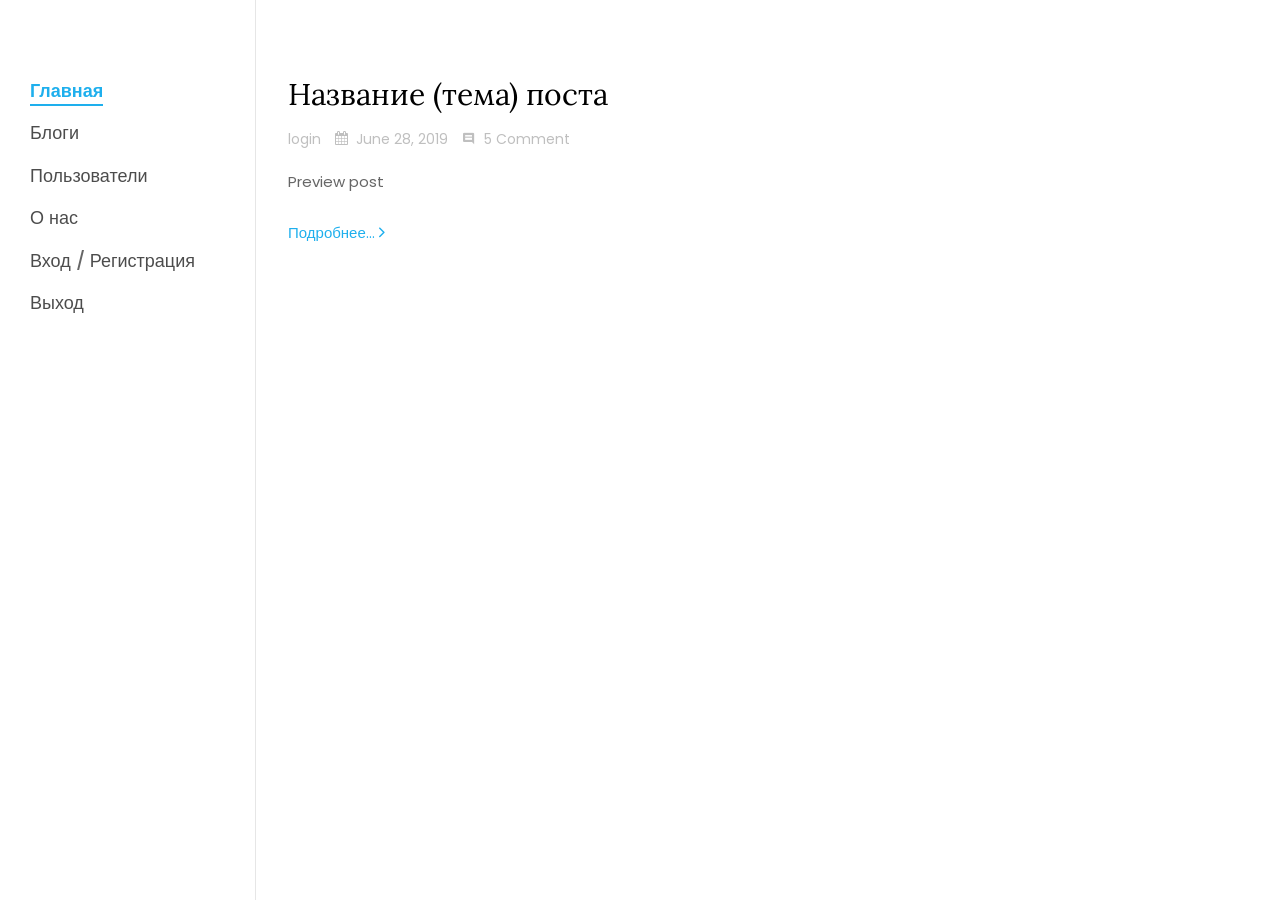
<file: index.html>
<!DOCTYPE html>
<html lang="en">

<head>
	<title>Информационная система - .....</title>
	<meta charset="utf-8">
	<meta name="viewport" content="width=device-width, initial-scale=1, shrink-to-fit=no">
	<link href="https://fonts.googleapis.com/css?family=Poppins:300,400,500,600,700" rel="stylesheet">
	<link href="https://fonts.googleapis.com/css?family=Lora:400,400i,700,700i&display=swap" rel="stylesheet">
	<link href="https://fonts.googleapis.com/css?family=Abril+Fatface&display=swap" rel="stylesheet">
	<link rel="stylesheet" href="css/open-iconic-bootstrap.min.css">
	<link rel="stylesheet" href="css/animate.css">
	<link rel="stylesheet" href="css/owl.theme.default.min.css">
	<link rel="stylesheet" href="css/magnific-popup.css">
	<link rel="stylesheet" href="css/aos.css">
	<link rel="stylesheet" href="css/ionicons.min.css">
	<link rel="stylesheet" href="css/flaticon.css">
	<link rel="stylesheet" href="css/icomoon.css">
	<link rel="stylesheet" href="css/style.css">
</head>

<body>

	<div id="colorlib-page">
		<aside id="colorlib-aside" role="complementary" class="js-fullheight">
			<nav id="colorlib-main-menu" role="navigation">
				<ul>
					<li class="colorlib-active"><a href="index.html">Главная</a></li>
					<li><a href="posts.html">Блоги</a></li>
					<li><a href="users.html">Пользователи</a></li>
					<li><a href="about.html">О нас</a></li>
					<li><a href="login.html">Вход</a> / <a href="register.html">Регистрация</a></li>
					<li><a href="#">Выход</a></li>
				</ul>
			</nav>
		</aside> <!-- END COLORLIB-ASIDE -->
		<div id="colorlib-main">
			<section class="ftco-no-pt ftco-no-pb">
				<div class="container">
					<div class="row d-flex">
						<div class="col-xl-8 py-5 px-md-2">
							<div class="row pt-md-4">
								<!-- один пост/превью -->
								<div class="col-md-12">
									<div class="blog-entry ftco-animate d-md-flex">
										<!-- 
											изображение для поста 
											<a href="single.html" class="img img-2"
											style="background-image: url(images/image_1.jpg);"></a> 
										-->
										<div class="text text-2 pl-md-4">
											<h3 class="mb-2"><a href="single.html">Название (тема) поста</a></h3>
											<div class="meta-wrap">
												<p class="meta">
													<!-- <img src='avatar.jpg' /> -->
													<span class="text text-3">login</span>
													<span><i class="icon-calendar mr-2"></i>June 28, 2019</span>
													<span><i class="icon-comment2 mr-2"></i>5 Comment</span>
												</p>
											</div>
											<p class="mb-4">Preview post</p>
											<p><a href="post.html" class="btn-custom">Подробнее... <span
														class="ion-ios-arrow-forward"></span></a></p>
										</div>
									</div>
								</div>


							</div><!-- END-->

							<!-- 
								pagination
								<div class="row">
								<div class="col">
									<div class="block-27">
										<ul>
											<li><a href="#">&lt;</a></li>
											<li class="active"><span>1</span></li>
											<li><a href="#">2</a></li>
											<li><a href="#">3</a></li>
											<li><a href="#">4</a></li>
											<li><a href="#">5</a></li>
											<li><a href="#">&gt;</a></li>
										</ul>
									</div>
								</div>
							</div> -->

						</div>

					</div>
				</div>
			</section>
		</div><!-- END COLORLIB-MAIN -->
	</div><!-- END COLORLIB-PAGE -->

	<!-- loader -->
	<div id="ftco-loader" class="show fullscreen"><svg class="circular" width="48px" height="48px">
			<circle class="path-bg" cx="24" cy="24" r="22" fill="none" stroke-width="4" stroke="#eeeeee" />
			<circle class="path" cx="24" cy="24" r="22" fill="none" stroke-width="4" stroke-miterlimit="10"
				stroke="#F96D00" />
		</svg></div>


	<script src="js/jquery.min.js"></script>
	<script src="js/jquery-migrate-3.0.1.min.js"></script>
	<script src="js/popper.min.js"></script>
	<script src="js/bootstrap.min.js"></script>
	<script src="js/jquery.easing.1.3.js"></script>
	<script src="js/jquery.waypoints.min.js"></script>
	<script src="js/jquery.stellar.min.js"></script>
	<script src="js/jquery.magnific-popup.min.js"></script>
	<script src="js/aos.js"></script>
	<script src="js/jquery.animateNumber.min.js"></script>
	<script src="js/scrollax.min.js"></script>
	<script src="js/owl.carousel.min.js"></script>
	<script src="js/main.js"></script>

</body>

</html>
</file>
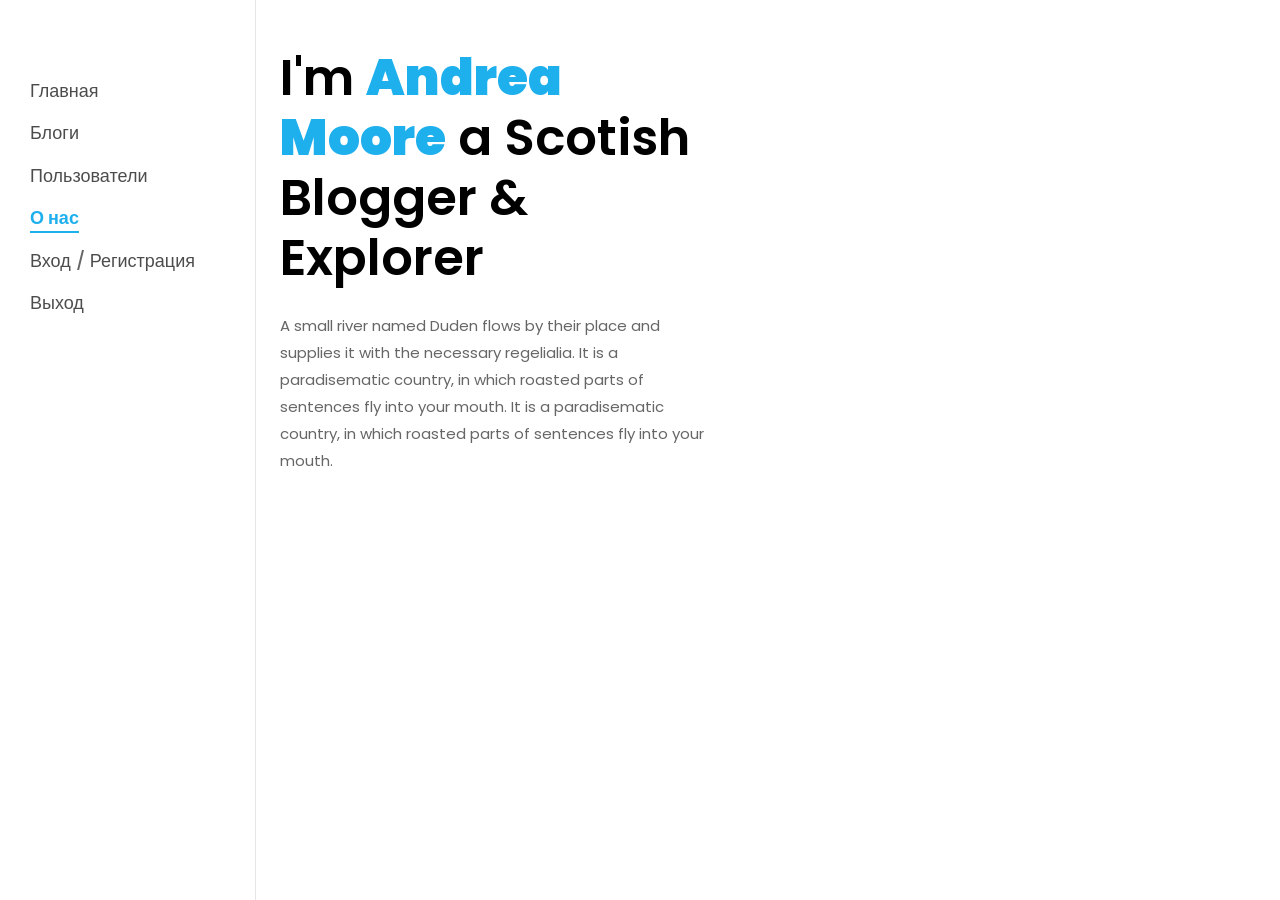
<file: about.html>
<!DOCTYPE html>
<html lang="en">

<head>
  <title>Информационная система - .....</title>
  <meta charset="utf-8">
  <meta name="viewport" content="width=device-width, initial-scale=1, shrink-to-fit=no">

  <link href="https://fonts.googleapis.com/css?family=Poppins:300,400,500,600,700" rel="stylesheet">
  <link href="https://fonts.googleapis.com/css?family=Lora:400,400i,700,700i&display=swap" rel="stylesheet">
  <link href="https://fonts.googleapis.com/css?family=Abril+Fatface&display=swap" rel="stylesheet">
  <link rel="stylesheet" href="css/open-iconic-bootstrap.min.css">
  <link rel="stylesheet" href="css/animate.css">
  <link rel="stylesheet" href="css/owl.theme.default.min.css">
  <link rel="stylesheet" href="css/magnific-popup.css">
  <link rel="stylesheet" href="css/aos.css">
  <link rel="stylesheet" href="css/ionicons.min.css">
  <link rel="stylesheet" href="css/flaticon.css">
  <link rel="stylesheet" href="css/icomoon.css">
  <link rel="stylesheet" href="css/style.css">
</head>

<body>

  <div id="colorlib-page">
    <aside id="colorlib-aside" role="complementary" class="js-fullheight">
      <nav id="colorlib-main-menu" role="navigation">
        <ul>
          <li><a href="index.html">Главная</a></li>
          <li><a href="posts.html">Блоги</a></li>
          <li><a href="users.html">Пользователи</a></li>
          <li class="colorlib-active"><a href="about.html">О нас</a></li>
          <li><a href="login.html">Вход</a> / <a href="register.html">Регистрация</a>
          </li>
          <li><a href="#">Выход</a></li>
        </ul>
      </nav>
    </aside> <!-- END COLORLIB-ASIDE -->
    <div id="colorlib-main">
      <section class="ftco-about img ftco-section ftco-no-pt ftco-no-pb" id="about-section">
        <div class="container-fluid px-0">
          <div class="row d-flex mt-5">
            <div class="col-md-6 d-flex align-items-center">
              <div class="text px-4 pt-5 pt-md-0 px-md-4 pr-md-5 ftco-animate">
                <h2 class="mb-4">I'm <span>Andrea Moore</span> a Scotish Blogger &amp; Explorer</h2>
                <p>A small river named Duden flows by their place and supplies it with the necessary regelialia. It is a
                  paradisematic country, in which roasted parts of sentences fly into your mouth. It is a paradisematic
                  country, in which roasted parts of sentences fly into your mouth.</p>
              </div>
            </div>
          </div>
        </div>
      </section>
    </div><!-- END COLORLIB-MAIN -->
  </div><!-- END COLORLIB-PAGE -->

  <!-- loader -->
  <div id="ftco-loader" class="show fullscreen"><svg class="circular" width="48px" height="48px">
      <circle class="path-bg" cx="24" cy="24" r="22" fill="none" stroke-width="4" stroke="#eeeeee" />
      <circle class="path" cx="24" cy="24" r="22" fill="none" stroke-width="4" stroke-miterlimit="10"
        stroke="#F96D00" />
    </svg></div>


  <script src="js/jquery.min.js"></script>
  <script src="js/jquery-migrate-3.0.1.min.js"></script>
  <script src="js/popper.min.js"></script>
  <script src="js/bootstrap.min.js"></script>
  <script src="js/jquery.easing.1.3.js"></script>
  <script src="js/jquery.waypoints.min.js"></script>
  <script src="js/jquery.stellar.min.js"></script>
  <script src="js/owl.carousel.min.js"></script>
  <script src="js/jquery.magnific-popup.min.js"></script>
  <script src="js/aos.js"></script>
  <script src="js/jquery.animateNumber.min.js"></script>
  <script src="js/scrollax.min.js"></script>

  <script src="js/main.js"></script>

</body>

</html>
</file>
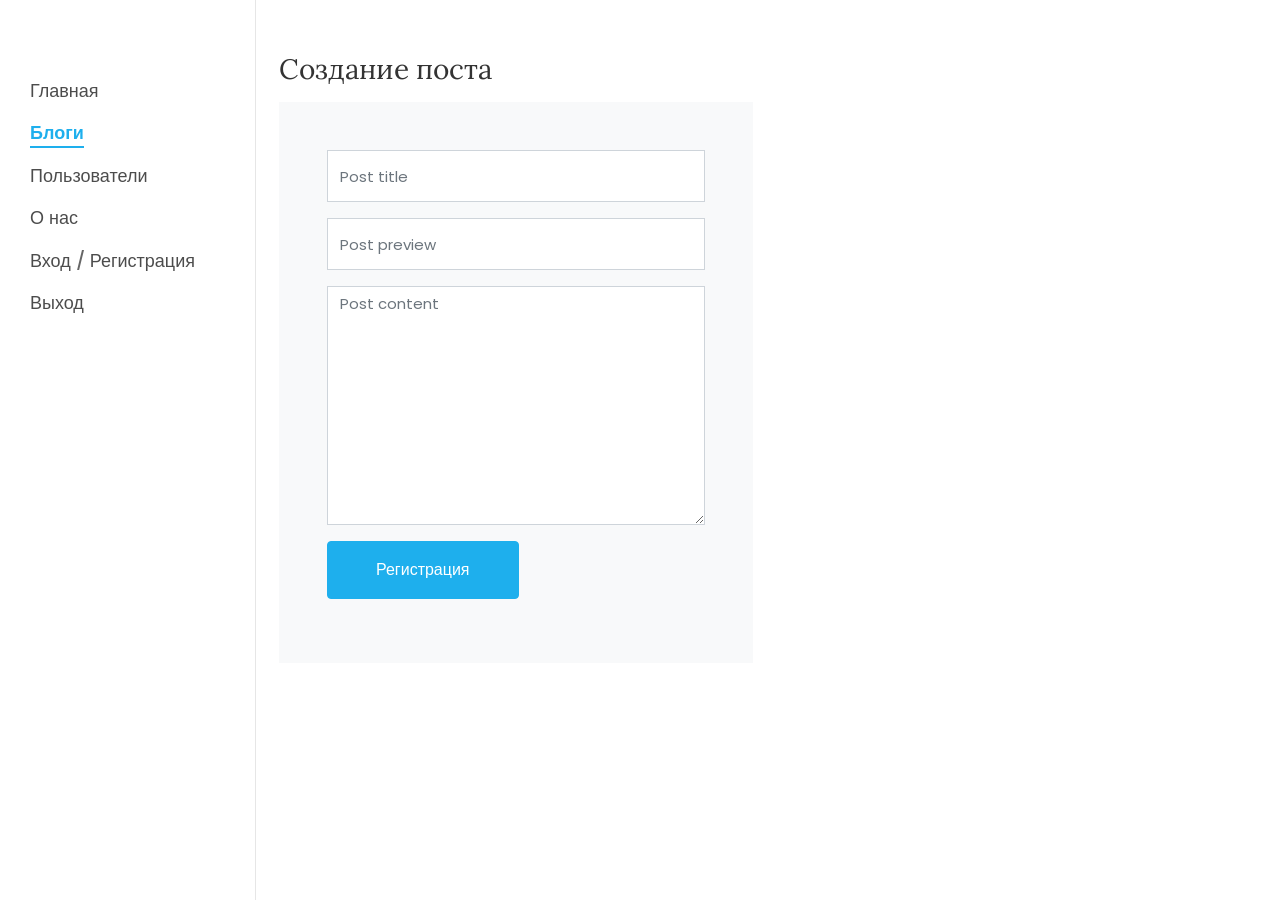
<file: post-create.html>
<!DOCTYPE html>
<html lang="en">

<head>
	<title>Информационная система - .....</title>
	<meta charset="utf-8">
	<meta name="viewport" content="width=device-width, initial-scale=1, shrink-to-fit=no">

	<link href="https://fonts.googleapis.com/css?family=Poppins:300,400,500,600,700" rel="stylesheet">
	<link href="https://fonts.googleapis.com/css?family=Lora:400,400i,700,700i&display=swap" rel="stylesheet">
	<link href="https://fonts.googleapis.com/css?family=Abril+Fatface&display=swap" rel="stylesheet">
	<link rel="stylesheet" href="css/open-iconic-bootstrap.min.css">
	<link rel="stylesheet" href="css/animate.css">
	<link rel="stylesheet" href="css/owl.carousel.min.css">
	<link rel="stylesheet" href="css/owl.theme.default.min.css">
	<link rel="stylesheet" href="css/magnific-popup.css">
	<link rel="stylesheet" href="css/aos.css">
	<link rel="stylesheet" href="css/ionicons.min.css">
	<link rel="stylesheet" href="css/bootstrap-datepicker.css">
	<link rel="stylesheet" href="css/jquery.timepicker.css">
	<link rel="stylesheet" href="css/flaticon.css">
	<link rel="stylesheet" href="css/icomoon.css">
	<link rel="stylesheet" href="css/style.css">
</head>

<body>

	<div id="colorlib-page">

		<aside id="colorlib-aside" role="complementary" class="js-fullheight">
			<nav id="colorlib-main-menu" role="navigation">
				<ul>
					<li><a href="index.html">Главная</a></li>
					<li class="colorlib-active"><a href="posts.html">Блоги</a></li>
					<li><a href="users.html">Пользователи</a></li>
					<li><a href="about.html">О нас</a></li>
					<li><a href="login.html">Вход</a> / <a href="register.html">Регистрация</a>
					</li>
					<li><a href="#">Выход</a></li>
				</ul>
			</nav>
		</aside> <!-- END COLORLIB-ASIDE -->
		<div id="colorlib-main">
			<section class="contact-section px-md-2 pt-5">
				<div class="container">
					<div class="row d-flex contact-info">
						<div class="col-md-12 mb-1">
							<h2 class="h3">Создание поста</h2>
						</div>

					</div>
					<div class="row block-9">
						<div class="col-lg-6 d-flex">

							<form action="#" class="bg-light p-5 contact-form">
								<div class="form-group">
									<input type="text" class="form-control" placeholder="Post title" name="title">

								</div>
								<div class="form-group">
									<input type="text" class="form-control" placeholder="Post preview" name="preview">
								</div>
								<div class="form-group">
									<textarea name="" id="" cols="30" rows="10" class="form-control"
										placeholder="Post content" name="content"></textarea>
								</div>

								<div class="form-group">
									<input type="submit" value="Регистрация" class="btn btn-primary py-3 px-5">
								</div>
							</form>

						</div>


					</div>
				</div>
			</section>
		</div><!-- END COLORLIB-MAIN -->
	</div><!-- END COLORLIB-PAGE -->

	<!-- loader -->
	<div id="ftco-loader" class="show fullscreen"><svg class="circular" width="48px" height="48px">
			<circle class="path-bg" cx="24" cy="24" r="22" fill="none" stroke-width="4" stroke="#eeeeee" />
			<circle class="path" cx="24" cy="24" r="22" fill="none" stroke-width="4" stroke-miterlimit="10"
				stroke="#F96D00" />
		</svg></div>


	<script src="js/jquery.min.js"></script>
	<script src="js/jquery-migrate-3.0.1.min.js"></script>
	<script src="js/popper.min.js"></script>
	<script src="js/bootstrap.min.js"></script>
	<script src="js/jquery.easing.1.3.js"></script>
	<script src="js/jquery.waypoints.min.js"></script>
	<script src="js/jquery.stellar.min.js"></script>
	<script src="js/jquery.magnific-popup.min.js"></script>
	<script src="js/aos.js"></script>
	<script src="js/owl.carousel.min.js"></script>
	<script src="js/jquery.animateNumber.min.js"></script>
	<script src="js/scrollax.min.js"></script>
	<script src="js/main.js"></script>

</body>

</html>
</file>
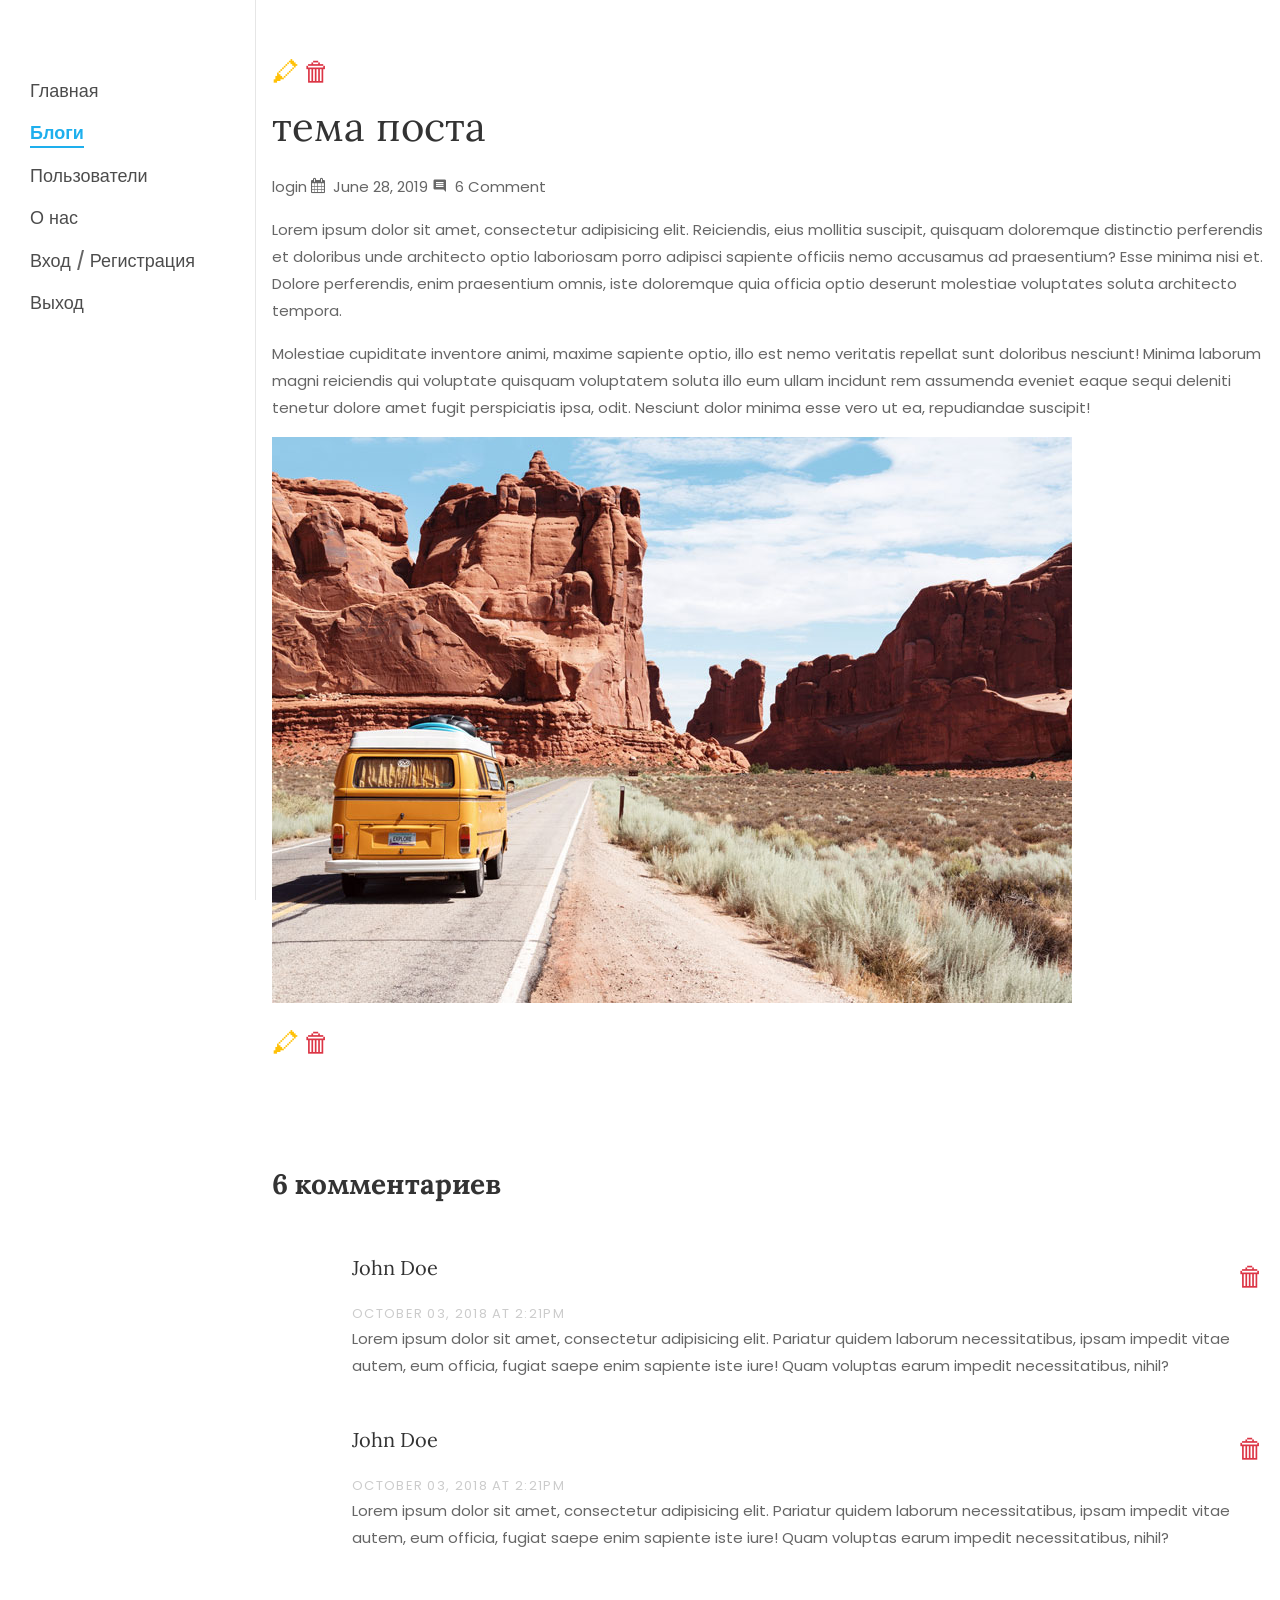
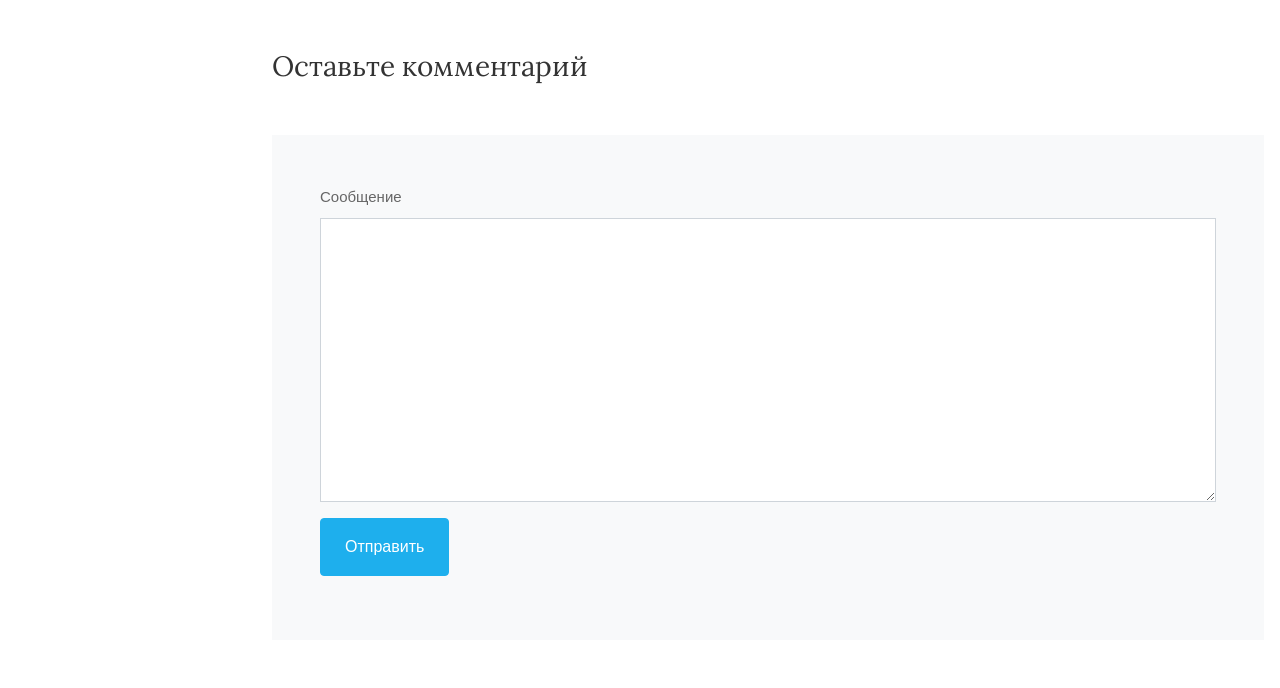
<file: post.html>
<!DOCTYPE html>
<html lang="en">

<head>
	<title>Информационная система - .....</title>
	<meta charset="utf-8">
	<meta name="viewport" content="width=device-width, initial-scale=1, shrink-to-fit=no">

	<link href="https://fonts.googleapis.com/css?family=Poppins:300,400,500,600,700" rel="stylesheet">
	<link href="https://fonts.googleapis.com/css?family=Lora:400,400i,700,700i&display=swap" rel="stylesheet">
	<link href="https://fonts.googleapis.com/css?family=Abril+Fatface&display=swap" rel="stylesheet">
	<link rel="stylesheet" href="css/open-iconic-bootstrap.min.css">
	<link rel="stylesheet" href="css/animate.css">
	<link rel="stylesheet" href="css/owl.theme.default.min.css">
	<link rel="stylesheet" href="css/magnific-popup.css">
	<link rel="stylesheet" href="css/aos.css">
	<link rel="stylesheet" href="css/ionicons.min.css">
	<link rel="stylesheet" href="css/flaticon.css">
	<link rel="stylesheet" href="css/icomoon.css">
	<link rel="stylesheet" href="css/style.css">
</head>

<body>
	<div id="colorlib-page">
		<a href="#" class="js-colorlib-nav-toggle colorlib-nav-toggle"><i></i></a>
		<aside id="colorlib-aside" role="complementary" class="js-fullheight">
			<nav id="colorlib-main-menu" role="navigation">
				<ul>
					<li><a href="index.html">Главная</a></li>
					<li class="colorlib-active"><a href="posts.html">Блоги</a></li>
					<li><a href="users.html">Пользователи</a></li>
					<li><a href="about.html">О нас</a></li>
					<li><a href="login.html">Вход</a> / <a href="register.html">Регистрация</a>
					</li>
					<li><a href="#">Выход</a></li>
				</ul>
			</nav>
		</aside> <!-- END COLORLIB-ASIDE -->
		<div id="colorlib-main">
			<section class="ftco-no-pt ftco-no-pb">
				<div class="container">
					<div class="row">
						<div class="col-lg-12 px-md-3 py-5">
							<div>
								<a href="" class="text-warning" style="font-size: 1.8em;" title="Редактировать">🖍</a>
								<a href="" class="text-danger" style="font-size: 1.8em;" title="Удалить">🗑</a>
							</div>

							<div class="post">
								<h1 class="mb-3">тема поста</h1>
								<div class="meta-wrap">
									<p class="meta">
										<!-- <img src='avatar.jpg' /> -->
										<span class="text text-3">login</span>
										<span><i class="icon-calendar mr-2"></i>June 28, 2019</span>
										<span><i class="icon-comment2 mr-2"></i>6 Comment</span>
									</p>
								</div>
								<p>
									Lorem ipsum dolor sit amet, consectetur adipisicing elit. Reiciendis, eius
									mollitia
									suscipit, quisquam doloremque distinctio perferendis et doloribus unde
									architecto
									optio laboriosam porro adipisci sapiente officiis nemo accusamus ad
									praesentium?
									Esse minima nisi et. Dolore perferendis, enim praesentium omnis, iste
									doloremque
									quia officia optio deserunt molestiae voluptates soluta architecto tempora.
								</p>
								<p>
									Molestiae cupiditate inventore animi, maxime sapiente optio, illo est nemo
									veritatis
									repellat sunt doloribus nesciunt! Minima laborum magni reiciendis qui
									voluptate
									quisquam voluptatem soluta illo eum ullam incidunt rem assumenda eveniet
									eaque
									sequi
									deleniti tenetur dolore amet fugit perspiciatis ipsa, odit. Nesciunt dolor
									minima
									esse vero ut ea, repudiandae suscipit!
								</p>
								<p>
									<img src="images/image_1.jpg" alt="" class="img-fluid">
								</p>
								<div>
									<a href="" class="text-warning" style="font-size: 1.8em;"
										title="Редактировать">🖍</a>
									<a href="" class="text-danger" style="font-size: 1.8em;" title="Удалить">🗑</a>
								</div>

							</div>
							<div class="comments pt-5 mt-5">
								<h3 class="mb-5 font-weight-bold">6 комментариев</h3>
								<ul class="comment-list">
									<li class="comment">
										<!-- avatar
												<div class="vcard bio">
												<img src="images/person_1.jpg" alt="Image placeholder">
											</div> -->
										<div class="comment-body">
											<div class="d-flex justify-content-between">
												<h3>John Doe</h3>
												<a href="" class="text-danger" style="font-size: 1.8em;"
													title="Удалить">🗑</a>
											</div>
											<div class="meta">October 03, 2018 at 2:21pm</div>
											<p>
												Lorem ipsum dolor sit amet, consectetur adipisicing elit.
												Pariatur
												quidem laborum necessitatibus, ipsam impedit vitae autem, eum
												officia, fugiat saepe enim sapiente iste iure! Quam voluptas
												earum
												impedit necessitatibus, nihil?
											</p>
											<!-- <p><a href="#" class="reply">Ответить</a></p> -->
										</div>
									</li>
									<li class="comment">
										<!-- avatar
												<div class="vcard bio">
												<img src="images/person_1.jpg" alt="Image placeholder">
											</div> -->
										<div class="comment-body">
											<div class="d-flex justify-content-between">
												<h3>John Doe</h3>
												<a href="" class="text-danger" style="font-size: 1.8em;"
													title="Удалить">🗑</a>
											</div>
											<div class="meta">
												October 03, 2018 at 2:21pm
											</div>
											<p>
												Lorem ipsum dolor sit amet, consectetur adipisicing elit.
												Pariatur
												quidem laborum necessitatibus, ipsam impedit vitae autem, eum
												officia, fugiat saepe enim sapiente iste iure! Quam voluptas
												earum
												impedit necessitatibus, nihil?
											</p>
											<!-- <p><a href="#" class="reply">Ответить</a></p> -->
										</div>

									</li>
								</ul>
								<!-- END comment-list -->
								<div class="comment-form-wrap pt-5">
									<h3 class="mb-5">Оставьте комментарий</h3>
									<form action="#" class="p-3 p-md-5 bg-light">
										<div class="form-group">
											<label for="message">Сообщение</label>
											<textarea name="message" id="message" cols="30" rows="10"
												class="form-control"></textarea>
										</div>
										<div class="form-group">
											<input type="submit" value="Отправить" name="send_comment"
												class="btn py-3 px-4 btn-primary">
										</div>
									</form>
								</div>
							</div>
						</div>
					</div><!-- END-->
				</div>
			</section>
		</div><!-- END COLORLIB-MAIN -->
	</div><!-- END COLORLIB-PAGE -->

	<!-- loader -->
	<div id="ftco-loader" class="show fullscreen"><svg class="circular" width="48px" height="48px">
			<circle class="path-bg" cx="24" cy="24" r="22" fill="none" stroke-width="4" stroke="#eeeeee" />
			<circle class="path" cx="24" cy="24" r="22" fill="none" stroke-width="4" stroke-miterlimit="10"
				stroke="#F96D00" />
		</svg></div>


	<script src="js/jquery.min.js"></script>
	<script src="js/jquery-migrate-3.0.1.min.js"></script>
	<script src="js/popper.min.js"></script>
	<script src="js/bootstrap.min.js"></script>
	<script src="js/jquery.easing.1.3.js"></script>
	<script src="js/jquery.waypoints.min.js"></script>
	<script src="js/jquery.stellar.min.js"></script>
	<script src="js/jquery.magnific-popup.min.js"></script>
	<script src="js/aos.js"></script>
	<script src="js/owl.carousel.min.js"></script>
	<script src="js/jquery.animateNumber.min.js"></script>
	<script src="js/scrollax.min.js"></script>
	<script src="js/main.js"></script>

</body>

</html>
</file>
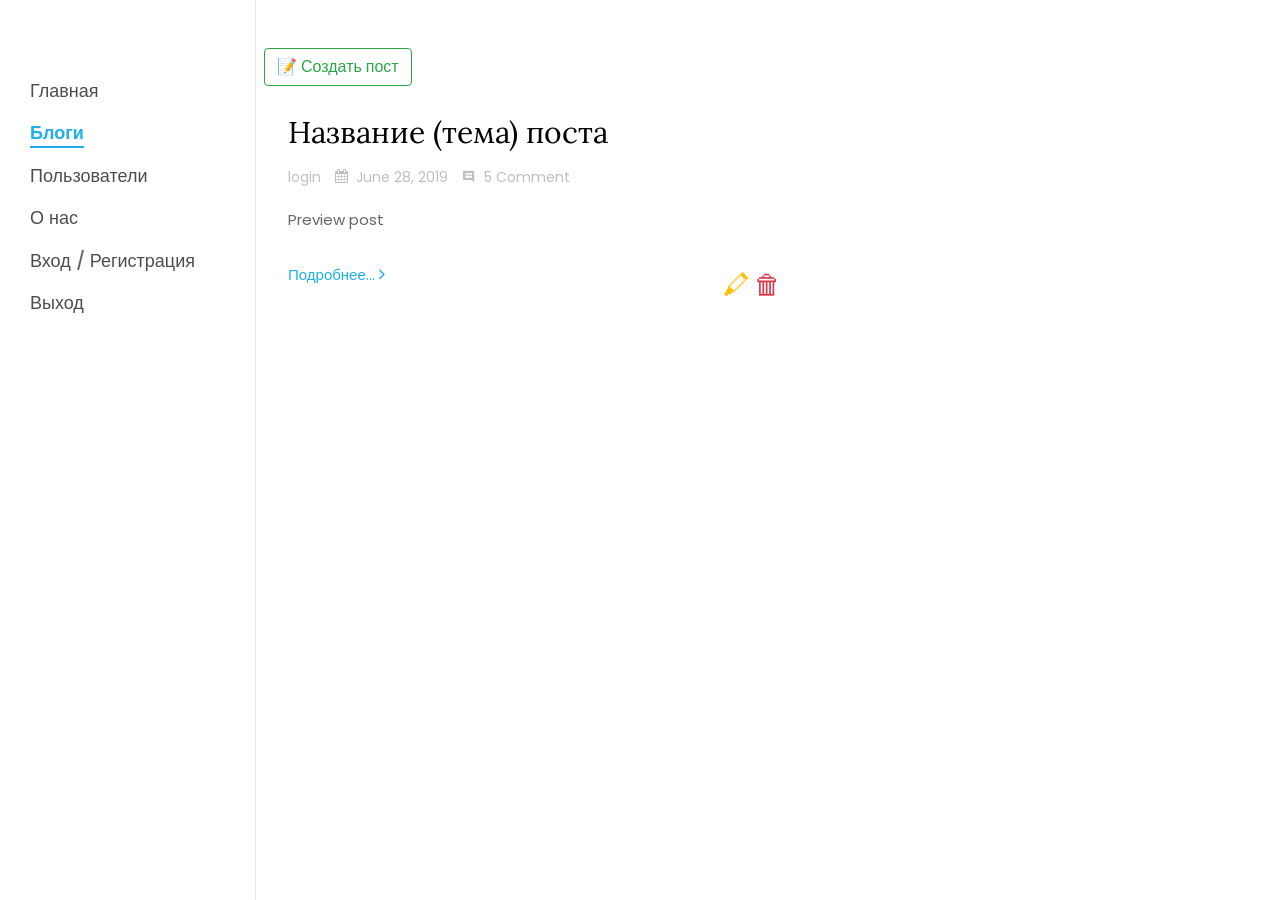
<file: posts.html>
<!DOCTYPE html>
<html lang="en">

<head>
	<title>Информационная система - .....</title>
	<meta charset="utf-8">
	<meta name="viewport" content="width=device-width, initial-scale=1, shrink-to-fit=no">
	<link href="https://fonts.googleapis.com/css?family=Poppins:300,400,500,600,700" rel="stylesheet">
	<link href="https://fonts.googleapis.com/css?family=Lora:400,400i,700,700i&display=swap" rel="stylesheet">
	<link href="https://fonts.googleapis.com/css?family=Abril+Fatface&display=swap" rel="stylesheet">
	<link rel="stylesheet" href="css/open-iconic-bootstrap.min.css">
	<link rel="stylesheet" href="css/animate.css">
	<link rel="stylesheet" href="css/owl.theme.default.min.css">
	<link rel="stylesheet" href="css/magnific-popup.css">
	<link rel="stylesheet" href="css/aos.css">
	<link rel="stylesheet" href="css/ionicons.min.css">
	<link rel="stylesheet" href="css/flaticon.css">
	<link rel="stylesheet" href="css/icomoon.css">
	<link rel="stylesheet" href="css/style.css">
</head>

<body>

	<div id="colorlib-page">
		<aside id="colorlib-aside" role="complementary" class="js-fullheight">
			<nav id="colorlib-main-menu" role="navigation">
				<ul>
					<li><a href="index.html">Главная</a></li>
					<li class="colorlib-active"><a href="posts.html">Блоги</a></li>
					<li><a href="users.html">Пользователи</a></li>
					<li><a href="about.html">О нас</a></li>
					<li><a href="login.html">Вход</a> / <a href="register.html">Регистрация</a>
					</li>
					<li><a href="#">Выход</a></li>
				</ul>
			</nav>
		</aside> <!-- END COLORLIB-ASIDE -->
		<div id="colorlib-main">
			<section class="ftco-no-pt ftco-no-pb">
				<div class="container">
					<div class="row d-flex">
						<div class="col-xl-8 col-md-8 py-5 px-md-2">
							<div class="row">
								<div class="col-md-12 col-lg-12">
									<div>
										<a href="" class="btn btn-outline-success">📝 Создать пост</a>
									</div>
								</div>
							</div>
							<div class="row pt-md-4">
								<!-- один пост/превью -->
								<div class="col-md-12 col-xl-12">
									<div class="blog-entry ftco-animate d-md-flex">
										<!-- 
											изображение для поста 
											<a href="single.html" class="img img-2"
											style="background-image: url(images/image_1.jpg);"></a> 
										-->
										<div class="text text-2 pl-md-4">
											<h3 class="mb-2"><a href="single.html">Название (тема) поста</a></h3>
											<div class="meta-wrap">
												<p class="meta">
													<!-- <img src='avatar.jpg' /> -->
													<span class="text text-3">login</span>
													<span><i class="icon-calendar mr-2"></i>June 28, 2019</span>
													<span><i class="icon-comment2 mr-2"></i>5 Comment</span>
												</p>
											</div>
											<p class="mb-4">Preview post</p>
											<div class="d-flex pt-1  justify-content-between">
												<div>
													<a href="post.html" class="btn-custom">
														Подробнее... <span class="ion-ios-arrow-forward"></span></a>
												</div>
												<div>
													<a href="" class="text-warning" style="font-size: 1.8em;"
														title="Редактировать">🖍</a>
													<a href="" class="text-danger" style="font-size: 1.8em;"
														title="Удалить">🗑</a>
												</div>

											</div>
										</div>
									</div>
								</div>


							</div><!-- END-->

							<!-- 
								pagination
								<div class="row">
								<div class="col">
									<div class="block-27">
										<ul>
											<li><a href="#">&lt;</a></li>
											<li class="active"><span>1</span></li>
											<li><a href="#">2</a></li>
											<li><a href="#">3</a></li>
											<li><a href="#">4</a></li>
											<li><a href="#">5</a></li>
											<li><a href="#">&gt;</a></li>
										</ul>
									</div>
								</div>
							</div> -->

						</div>

					</div>
				</div>
			</section>
		</div><!-- END COLORLIB-MAIN -->
	</div><!-- END COLORLIB-PAGE -->

	<!-- loader -->
	<div id="ftco-loader" class="show fullscreen"><svg class="circular" width="48px" height="48px">
			<circle class="path-bg" cx="24" cy="24" r="22" fill="none" stroke-width="4" stroke="#eeeeee" />
			<circle class="path" cx="24" cy="24" r="22" fill="none" stroke-width="4" stroke-miterlimit="10"
				stroke="#F96D00" />
		</svg></div>


	<script src="js/jquery.min.js"></script>
	<script src="js/jquery-migrate-3.0.1.min.js"></script>
	<script src="js/popper.min.js"></script>
	<script src="js/bootstrap.min.js"></script>
	<script src="js/jquery.easing.1.3.js"></script>
	<script src="js/jquery.waypoints.min.js"></script>
	<script src="js/jquery.stellar.min.js"></script>
	<script src="js/jquery.magnific-popup.min.js"></script>
	<script src="js/aos.js"></script>
	<script src="js/owl.carousel.min.js"></script>
	<script src="js/jquery.animateNumber.min.js"></script>
	<script src="js/scrollax.min.js"></script>

	<script src="js/main.js"></script>

</body>

</html>
</file>
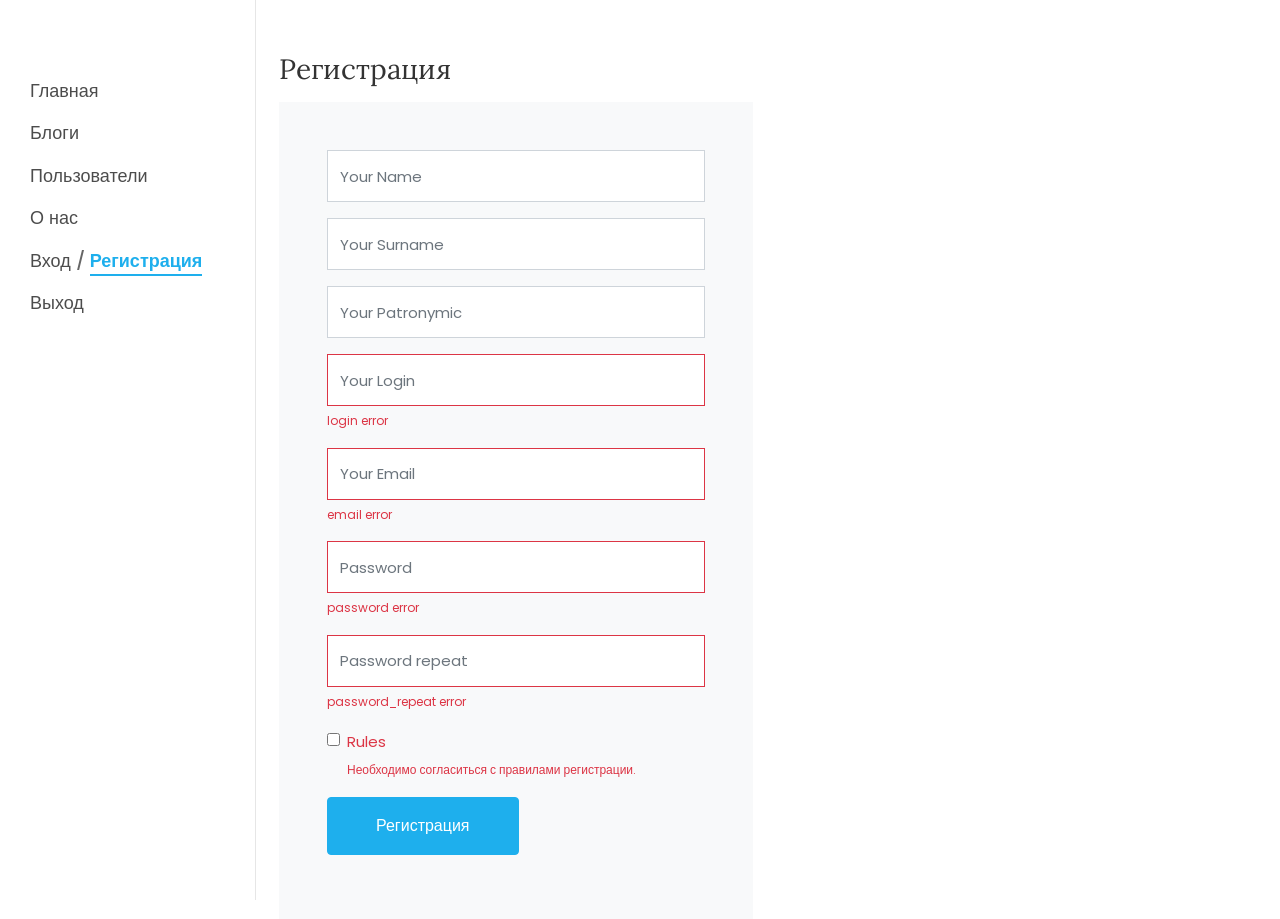
<file: register.html>
<!DOCTYPE html>
<html lang="en">

<head>
	<title>Информационная система - .....</title>
	<meta charset="utf-8">
	<meta name="viewport" content="width=device-width, initial-scale=1, shrink-to-fit=no">
	<link href="https://fonts.googleapis.com/css?family=Poppins:300,400,500,600,700" rel="stylesheet">
	<link href="https://fonts.googleapis.com/css?family=Lora:400,400i,700,700i&display=swap" rel="stylesheet">
	<link href="https://fonts.googleapis.com/css?family=Abril+Fatface&display=swap" rel="stylesheet">
	<link rel="stylesheet" href="css/open-iconic-bootstrap.min.css">
	<link rel="stylesheet" href="css/animate.css">
	<link rel="stylesheet" href="css/owl.carousel.min.css">
	<link rel="stylesheet" href="css/owl.theme.default.min.css">
	<link rel="stylesheet" href="css/magnific-popup.css">
	<link rel="stylesheet" href="css/aos.css">
	<link rel="stylesheet" href="css/ionicons.min.css">
	<link rel="stylesheet" href="css/bootstrap-datepicker.css">
	<link rel="stylesheet" href="css/jquery.timepicker.css">
	<link rel="stylesheet" href="css/flaticon.css">
	<link rel="stylesheet" href="css/icomoon.css">
	<link rel="stylesheet" href="css/style.css">
</head>

<body>

	<div id="colorlib-page">

		<aside id="colorlib-aside" role="complementary" class="js-fullheight">
			<nav id="colorlib-main-menu" role="navigation">
				<ul>
					<li><a href="index.html">Главная</a></li>
					<li><a href="posts.html">Блоги</a></li>
					<li><a href="users.html">Пользователи</a></li>
					<li><a href="about.html">О нас</a></li>
					<li><a href="login.html">Вход</a> / <a href="register.html" class="colorlib-active">Регистрация</a>
					</li>
					<li><a href="#">Выход</a></li>
				</ul>
			</nav>
		</aside> <!-- END COLORLIB-ASIDE -->
		<div id="colorlib-main">
			<section class="contact-section px-md-2 pt-5">
				<div class="container">
					<div class="row d-flex contact-info">
						<div class="col-md-12 mb-1">
							<h2 class="h3">Регистрация</h2>
						</div>

					</div>
					<div class="row block-9">
						<div class="col-lg-6 d-flex">

							<form action="#" class="bg-light p-5 contact-form">
								<div class="form-group">
									<input type="text" class="form-control" placeholder="Your Name" name="name">

								</div>
								<div class="form-group">
									<input type="text" class="form-control" placeholder="Your Surname" name="surname">
								</div>
								<div class="form-group">
									<input type="text" class="form-control" placeholder="Your Patronymic"
										name="patronymic">
								</div>
								<div class="form-group">
									<input type="text" class="form-control is-invalid" placeholder="Your Login"
										name="login">
									<div class="invalid-feedback">
										login error
									</div>
								</div>
								<div class="form-group">
									<input type="email" class="form-control is-invalid" placeholder="Your Email"
										name="email">
									<div class="invalid-feedback">
										email error
									</div>
								</div>
								<div class="form-group">
									<input type="password" class="form-control is-invalid" placeholder="Password"
										name="password">
									<div class="invalid-feedback">
										password error
									</div>
								</div>
								<div class="form-group">
									<input type="password" class="form-control is-invalid" placeholder="Password repeat"
										name="password_repeat">
									<div class="invalid-feedback">
										password_repeat error
									</div>
								</div>



								<div class="form-group">
									<div class="form-check">
										<input class="form-check-input is-invalid" type="checkbox" value="" id="rules"
											aria-describedby="invalidCheck3Feedback" required>
										<label class="form-check-label" for="rules">
											Rules
										</label>
										<div id="rulesFeedback" class="invalid-feedback">
											Необходимо согласиться с правилами регистрации.
										</div>
									</div>
								</div>
								<div class="form-group">
									<input type="submit" value="Регистрация" class="btn btn-primary py-3 px-5">
								</div>
							</form>

						</div>


					</div>
				</div>
			</section>
		</div><!-- END COLORLIB-MAIN -->
	</div><!-- END COLORLIB-PAGE -->

	<!-- loader -->
	<div id="ftco-loader" class="show fullscreen"><svg class="circular" width="48px" height="48px">
			<circle class="path-bg" cx="24" cy="24" r="22" fill="none" stroke-width="4" stroke="#eeeeee" />
			<circle class="path" cx="24" cy="24" r="22" fill="none" stroke-width="4" stroke-miterlimit="10"
				stroke="#F96D00" />
		</svg></div>


	<script src="js/jquery.min.js"></script>
	<script src="js/jquery-migrate-3.0.1.min.js"></script>
	<script src="js/popper.min.js"></script>
	<script src="js/bootstrap.min.js"></script>
	<script src="js/jquery.easing.1.3.js"></script>
	<script src="js/jquery.waypoints.min.js"></script>
	<script src="js/jquery.stellar.min.js"></script>
	<script src="js/jquery.magnific-popup.min.js"></script>
	<script src="js/aos.js"></script>
	<script src="js/owl.carousel.min.js"></script>
	<script src="js/jquery.animateNumber.min.js"></script>
	<script src="js/scrollax.min.js"></script>
	<script src="js/main.js"></script>
	<script>
		$(document).ready(function () {
			$('#rules').click(function (e) {
				$(this).toggleClass('is-invalid');
				$(this).toggleClass('is-valid');
				$('#rulesFeedback').toggleClass('d-none');
			})
		})

	</script>

</body>

</html>
</file>
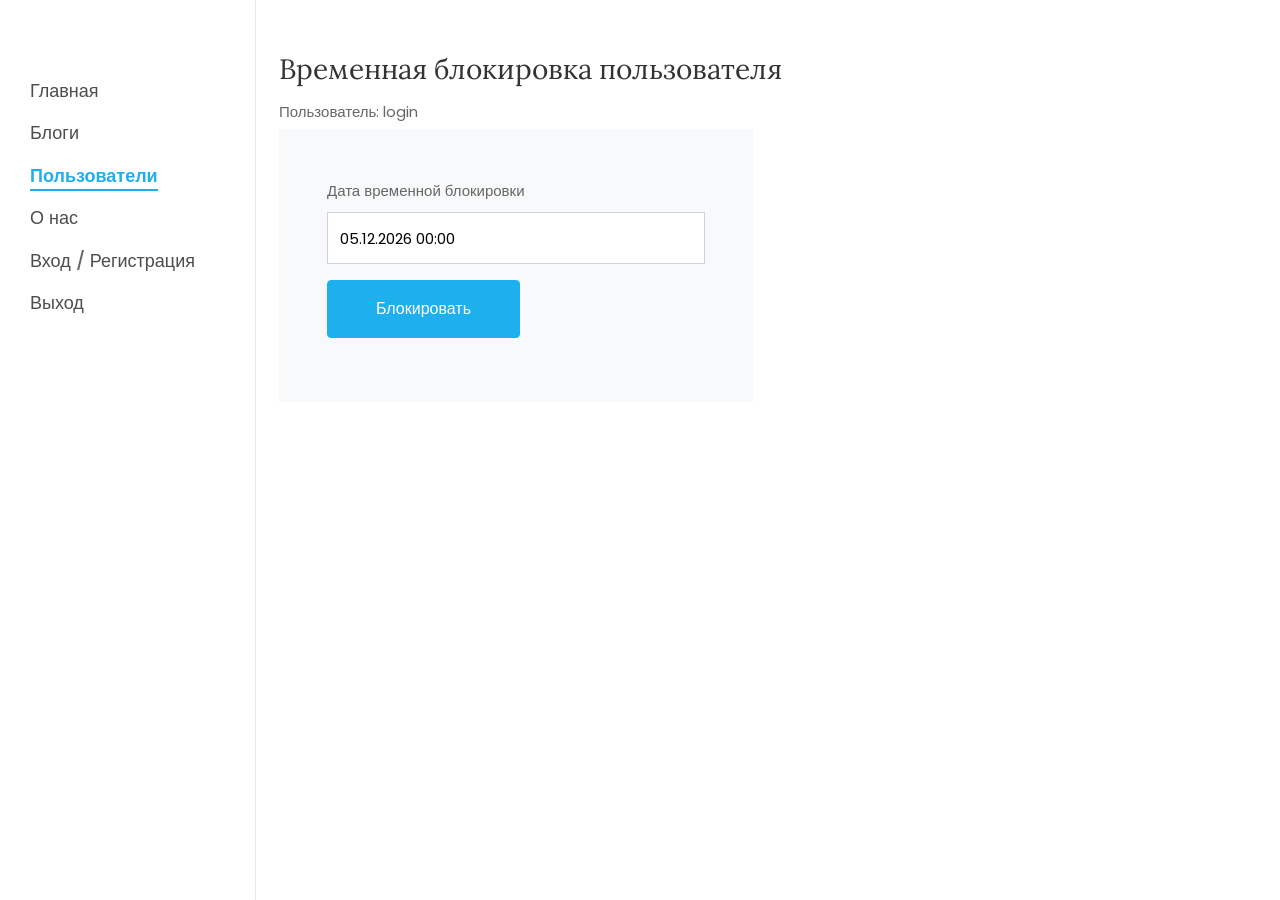
<file: temp-block.html>
<!DOCTYPE html>
<html lang="en">

<head>
	<title>Информационная система - .....</title>
	<meta charset="utf-8">
	<meta name="viewport" content="width=device-width, initial-scale=1, shrink-to-fit=no">
	<link href="https://fonts.googleapis.com/css?family=Poppins:300,400,500,600,700" rel="stylesheet">
	<link href="https://fonts.googleapis.com/css?family=Lora:400,400i,700,700i&display=swap" rel="stylesheet">
	<link href="https://fonts.googleapis.com/css?family=Abril+Fatface&display=swap" rel="stylesheet">
	<link rel="stylesheet" href="css/open-iconic-bootstrap.min.css">
	<link rel="stylesheet" href="css/animate.css">
	<link rel="stylesheet" href="css/owl.theme.default.min.css">
	<link rel="stylesheet" href="css/magnific-popup.css">
	<link rel="stylesheet" href="css/aos.css">
	<link rel="stylesheet" href="css/ionicons.min.css">
	<link rel="stylesheet" href="css/flaticon.css">
	<link rel="stylesheet" href="css/icomoon.css">
	<link rel="stylesheet" href="css/style.css">
	<link rel="stylesheet" href="css/daterangepicker.css">

</head>

<body>
	<div id="colorlib-page">
		<aside id="colorlib-aside" role="complementary" class="js-fullheight">
			<nav id="colorlib-main-menu" role="navigation">
				<ul>
					<li><a href="index.html">Главная</a></li>
					<li><a href="posts.html">Блоги</a></li>
					<li class="colorlib-active"><a href="users.html">Пользователи</a></li>
					<li><a href="about.html">О нас</a></li>
					<li><a href="login.html">Вход</a> / <a href="register.html">Регистрация</a>
					</li>
					<li><a href="#">Выход</a></li>
				</ul>
			</nav>
		</aside> <!-- END COLORLIB-ASIDE -->
		<div id="colorlib-main">
			<section class="contact-section px-md-2  pt-5">
				<div class="container">
					<div class="row d-flex contact-info">
						<div class="col-md-12 mb-1">
							<h2 class="h3">Временная блокировка пользователя</h2>
							<div>
								Пользователь: login
							</div>
						</div>
					</div>
					<div class="row block-9">
						<div class="col-lg-6 d-flex">
							<form action="#" class="bg-light p-5 contact-form">
								<div class="form-group">
									<label for="date-block">Дата временной блокировки</label>
									<input type="text" class="form-control" id="date-block" name="date_block" value=""
										required>
								</div>
								<div class="form-group">
									<input type="submit" value="Блокировать" class="btn btn-primary py-3 px-5">
								</div>
							</form>
						</div>
					</div>
				</div>
			</section>
		</div><!-- END COLORLIB-MAIN -->
	</div><!-- END COLORLIB-PAGE -->

	<!-- loader -->
	<div id="ftco-loader" class="show fullscreen"><svg class="circular" width="48px" height="48px">
			<circle class="path-bg" cx="24" cy="24" r="22" fill="none" stroke-width="4" stroke="#eeeeee" />
			<circle class="path" cx="24" cy="24" r="22" fill="none" stroke-width="4" stroke-miterlimit="10"
				stroke="#F96D00" />
		</svg></div>


	<script src="js/jquery.min.js"></script>
	<script src="js/jquery-migrate-3.0.1.min.js"></script>
	<script src="js/popper.min.js"></script>
	<script src="js/bootstrap.min.js"></script>
	<script src="js/jquery.easing.1.3.js"></script>
	<script src="js/jquery.waypoints.min.js"></script>
	<script src="js/jquery.stellar.min.js"></script>
	<script src="js/jquery.magnific-popup.min.js"></script>
	<script src="js/aos.js"></script>
	<script src="js/owl.carousel.min.js"></script>
	<script src="js/jquery.animateNumber.min.js"></script>
	<script src="js/scrollax.min.js"></script>

	<script src="js/main.js"></script>
	<script src="css/moment.min.js"></script>
	<script src="css/daterangepicker.js"></script>
	<script>
		$(document).ready(function () {
			$(function () {
				$('#date-block').daterangepicker({
					singleDatePicker: true,
					showDropdowns: true,
					timePicker: true,
					timePicker24Hour: true,
					minYear: 2023,
					maxYear: parseInt(moment().format('YYYY'), 10),
					locale: {
						format: 'DD.MM.YYYY HH:mm'
					}
				});
			});
		})
		$('#date-block').on('apply.daterangepicker', function (ev, picker) {
			$(this).val(picker.startDate.format('DD.MM.YYYY HH:mm'))
		});
	</script>
</body>

</html>
</file>
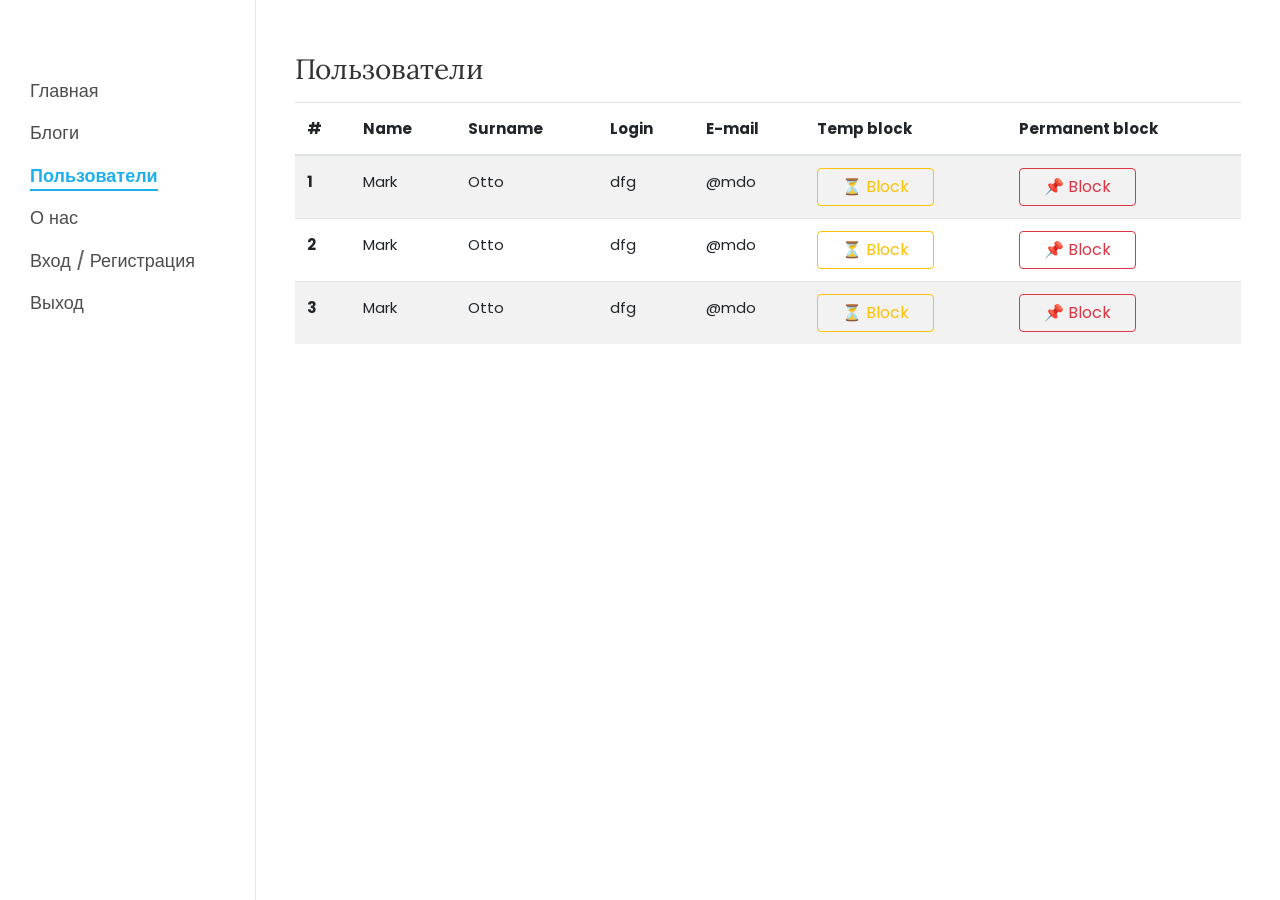
<file: users.html>
<!DOCTYPE html>
<html lang="en">

<head>
	<title>Информационная система - .....</title>
	<meta charset="utf-8">
	<meta name="viewport" content="width=device-width, initial-scale=1, shrink-to-fit=no">
	<link href="https://fonts.googleapis.com/css?family=Poppins:300,400,500,600,700" rel="stylesheet">
	<link href="https://fonts.googleapis.com/css?family=Lora:400,400i,700,700i&display=swap" rel="stylesheet">
	<link href="https://fonts.googleapis.com/css?family=Abril+Fatface&display=swap" rel="stylesheet">
	<link rel="stylesheet" href="css/open-iconic-bootstrap.min.css">
	<link rel="stylesheet" href="css/animate.css">
	<link rel="stylesheet" href="css/owl.carousel.min.css">
	<link rel="stylesheet" href="css/owl.theme.default.min.css">
	<link rel="stylesheet" href="css/magnific-popup.css">
	<link rel="stylesheet" href="css/aos.css">
	<link rel="stylesheet" href="css/ionicons.min.css">
	<link rel="stylesheet" href="css/flaticon.css">
	<link rel="stylesheet" href="css/icomoon.css">
	<link rel="stylesheet" href="css/style.css">
</head>

<body>
	<div id="colorlib-page">
		<aside id="colorlib-aside" role="complementary" class="js-fullheight">
			<nav id="colorlib-main-menu" role="navigation">
				<ul>
					<li><a href="index.html">Главная</a></li>
					<li><a href="posts.html">Блоги</a></li>
					<li class="colorlib-active"><a href="users.html">Пользователи</a></li>
					<li><a href="about.html">О нас</a></li>
					<li><a href="login.html">Вход</a> / <a href="register.html">Регистрация</a>
					</li>
					<li><a href="#">Выход</a></li>
				</ul>
			</nav>
		</aside> <!-- END COLORLIB-ASIDE -->
		<div id="colorlib-main">
			<section class="contact-section px-md-4 pt-5">
				<div class="container">
					<div class="row block-9">
						<div class="col-lg-12">
							<div class="row">
								<div class="col-md-12 mb-1">
									<h3 class="h3">Пользователи</h3>
								</div>
							</div>
							<div class="row">
								<div class="col-md-12 mb-1">
									<table class="table table-striped">
										<thead>
											<tr>
												<th scope="col">#</th>
												<th scope="col">Name</th>
												<th scope="col">Surname</th>
												<th scope="col">Login</th>

												<th scope="col">E-mail</th>
												<th scope="col">Temp block</th>
												<th scope="col">Permanent block</th>
											</tr>
										</thead>
										<tbody>
											<tr>
												<th scope="row">1</th>
												<td>Mark</td>
												<td>Otto</td>
												<td>dfg</td>
												<td>@mdo</td>
												<td>
													<a href="temp-block.html" class="btn btn-outline-warning px-4">⏳
														Block</a>
												</td>
												<td>
													<a href="#" class="btn btn-outline-danger px-4">📌 Block</a>
												</td>
											</tr>
											<tr>
												<th scope="row">2</th>
												<td>Mark</td>
												<td>Otto</td>
												<td>dfg</td>
												<td>@mdo</td>
												<td>
													<a href="temp-block.html" class="btn btn-outline-warning px-4">⏳
														Block</a>
												</td>
												<td>
													<a href="#" class="btn btn-outline-danger px-4">📌 Block</a>
												</td>
											</tr>
											<tr>
												<th scope="row">3</th>
												<td>Mark</td>
												<td>Otto</td>
												<td>dfg</td>
												<td>@mdo</td>
												<td>
													<a href="temp-block.html" class="btn btn-outline-warning px-4">⏳
														Block</a>
												</td>
												<td>
													<a href="#" class="btn btn-outline-danger px-4">📌 Block</a>
												</td>
											</tr>

										</tbody>
									</table>
								</div>
							</div>
						</div>
					</div>
				</div>
			</section>
		</div><!-- END COLORLIB-MAIN -->
	</div><!-- END COLORLIB-PAGE -->

	<!-- loader -->
	<div id="ftco-loader" class="show fullscreen"><svg class="circular" width="48px" height="48px">
			<circle class="path-bg" cx="24" cy="24" r="22" fill="none" stroke-width="4" stroke="#eeeeee" />
			<circle class="path" cx="24" cy="24" r="22" fill="none" stroke-width="4" stroke-miterlimit="10"
				stroke="#F96D00" />
		</svg></div>


	<script src="js/jquery.min.js"></script>
	<script src="js/jquery-migrate-3.0.1.min.js"></script>
	<script src="js/popper.min.js"></script>
	<script src="js/bootstrap.min.js"></script>
	<script src="js/jquery.easing.1.3.js"></script>
	<script src="js/jquery.waypoints.min.js"></script>
	<script src="js/jquery.stellar.min.js"></script>
	<script src="js/jquery.magnific-popup.min.js"></script>
	<script src="js/aos.js"></script>
	<script src="js/owl.carousel.min.js"></script>
	<script src="js/jquery.animateNumber.min.js"></script>
	<script src="js/scrollax.min.js"></script>
	<script src="js/main.js"></script>

</body>

</html>
</file>
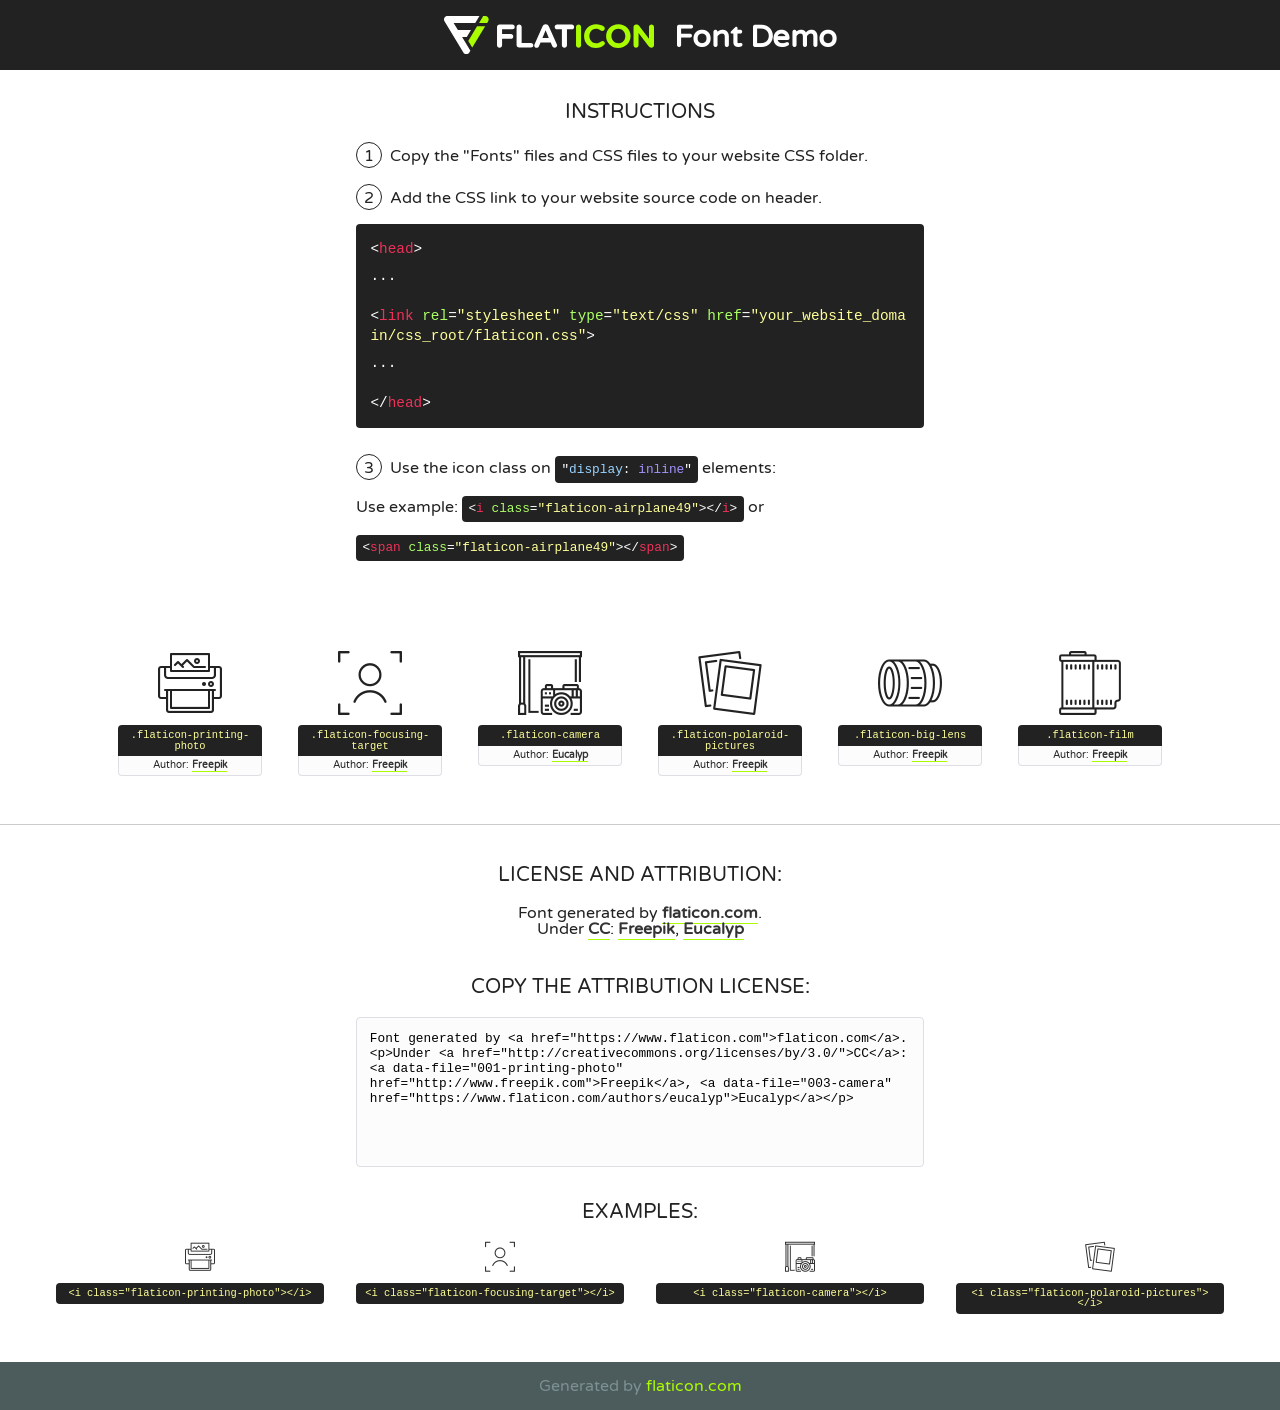
<file: fonts/flaticon/font/flaticon.html>
<!DOCTYPE html>
<!--
  Flaticon icon font: Flaticon
  Creation date: 12/12/2018 14:43
-->
<html>
<!DOCTYPE html>
<html>

<head>
    <title>Flaticon WebFont</title>
    <link href="http://fonts.googleapis.com/css?family=Varela+Round" rel="stylesheet" type="text/css" />
    <link rel="stylesheet" type="text/css" href="flaticon.css">
    <meta charset="UTF-8">
    <style>
    html, body, div, span, applet, object, iframe,
    h1, h2, h3, h4, h5, h6, p, blockquote, pre,
    a, abbr, acronym, address, big, cite, code,
    del, dfn, em, img, ins, kbd, q, s, samp,
    small, strike, strong, sub, sup, tt, var,
    b, u, i, center,
    dl, dt, dd, ol, ul, li,
    fieldset, form, label, legend,
    table, caption, tbody, tfoot, thead, tr, th, td,
    article, aside, canvas, details, embed, 
    figure, figcaption, footer, header, hgroup, 
    menu, nav, output, ruby, section, summary,
    time, mark, audio, video {
        margin: 0;
        padding: 0;
        border: 0;
        font-size: 100%;
        font: inherit;
        vertical-align: baseline;
    }
    /* HTML5 display-role reset for older browsers */
    article, aside, details, figcaption, figure, 
    footer, header, hgroup, menu, nav, section {
        display: block;
    }
    body {
        line-height: 1;
    }
    ol, ul {
        list-style: none;
    }
    blockquote, q {
        quotes: none;
    }
    blockquote:before, blockquote:after,
    q:before, q:after {
        content: '';
        content: none;
    }
    table {
        border-collapse: collapse;
        border-spacing: 0;
    }
    body {
        font-family: 'Varela Round', Helvetica, Arial, sans-serif;
        font-size: 16px;
        color: #222;
    }
    a {
        color: #333;
        border-bottom: 1px solid #a9fd00;
        font-weight: bold;
        text-decoration: none;
    }
    * {
        -moz-box-sizing: border-box;
        -webkit-box-sizing: border-box;
        box-sizing: border-box;
        margin: 0;
        padding: 0;
    }
    [class^="flaticon-"]:before, [class*=" flaticon-"]:before, [class^="flaticon-"]:after, [class*=" flaticon-"]:after {
        font-family: Flaticon;
        font-size: 30px;
        font-style: normal;
        margin-left: 20px;
        color: #333;
    }
    .wrapper {
        max-width: 600px;
        margin: auto;
        padding: 0 1em;
    }
    .title {
        font-size: 1.25em;
        text-align: center;
        margin-bottom: 1em;
        text-transform: uppercase;
    }
    header {
        text-align: center;
        background-color: #222;
        color: #fff;
        padding: 1em;
    }
    header .logo {
        width: 210px;
        height: 38px;
        display: inline-block;
        vertical-align: middle;
        margin-right: 1em;
        border: none;
    }
    header strong {
        font-size: 1.95em;
        font-weight: bold;
        vertical-align: middle;
        margin-top: 5px;
        display: inline-block;
    }
    .demo {
        margin: 2em auto;
        line-height: 1.25em;
    }
    .demo ul li {
        margin-bottom: 1em;
    }
    .demo ul li .num {
        color: #222;
        border-radius: 20px;
        display: inline-block;
        width: 26px;
        padding: 3px;
        height: 26px;
        text-align: center;
        margin-right: 0.5em;
        border: 1px solid #222;
    }
    .demo ul li code {
        background-color: #222;
        border-radius: 4px;
        padding: 0.25em 0.5em;
        display: inline-block;
        color: #fff;
        font-family: Consolas,Monaco,Lucida Console,Liberation Mono,DejaVu Sans Mono,Bitstream Vera Sans Mono,Courier New, monospace;
        font-weight: lighter;
        margin-top: 1em;
        font-size: 0.8em;
        word-break: break-all;
    }
    .demo ul li code.big {
        padding: 1em;
        font-size: 0.9em;
    }
    .demo ul li code .red {
        color: #EF3159;
    }
    .demo ul li code .green {
        color: #ACFF65;
    }
    .demo ul li code .yellow {
        color: #FFFF99;
    }
    .demo ul li code .blue {
        color: #99D3FF;
    }
    .demo ul li code .purple {
        color: #A295FF;
    }
    .demo ul li code .dots {
        margin-top: 0.5em;
        display: block;
    }
    #glyphs {
        border-bottom: 1px solid #ccc;
        padding: 2em 0;
        text-align: center;
    }
    .glyph {
        display: inline-block;
        width: 9em;
        margin: 1em;
        text-align: center;
        vertical-align: top;
        background: #FFF;
    }
    .glyph .glyph-icon {
        padding: 10px;
        display: block;
        font-family:"Flaticon";
        font-size: 64px;
        line-height: 1;
    }
    .glyph .glyph-icon:before {
        font-size: 64px;
        color: #222;
        margin-left: 0;
    }
    .class-name {
        font-size: 0.65em;
        background-color: #222;
        color: #fff;
        border-radius: 4px 4px 0 0;
        padding: 0.5em;
        color: #FFFF99;
        font-family: Consolas,Monaco,Lucida Console,Liberation Mono,DejaVu Sans Mono,Bitstream Vera Sans Mono,Courier New, monospace;
    }
    .author-name {
        font-size: 0.6em;
        background-color: #fcfcfd;
        border: 1px solid #DEDEE4;
        border-top: 0;
        border-radius: 0 0 4px 4px;
        padding: 0.5em;
    }
    .class-name:last-child {
        font-size: 10px;
        color:#888;
    }
    .class-name:last-child a {
        font-size: 10px;
        color:#555;
    }
    .class-name:last-child a:hover {
        color:#a9fd00;
    }
    .glyph > input {
        display: block;
        width: 100px;
        margin: 5px auto;
        text-align: center;
        font-size: 12px;
        cursor: text;
    }
    .glyph > input.icon-input {
        font-family:"Flaticon";
        font-size: 16px;
        margin-bottom: 10px;
    }
    .attribution .title {
        margin-top: 2em;
    }
    .attribution textarea {
        background-color: #fcfcfd;
        padding: 1em;
        border: none;
        box-shadow: none;
        border: 1px solid #DEDEE4;
        border-radius: 4px;
        resize: none;
        width: 100%;
        height: 150px;
        font-size: 0.8em;
        font-family: Consolas,Monaco,Lucida Console,Liberation Mono,DejaVu Sans Mono,Bitstream Vera Sans Mono,Courier New, monospace;
        -webkit-appearance: none;
    }
    .iconsuse {
        margin: 2em auto;
        text-align: center;
        max-width: 1200px;
    }
    .iconsuse:after {
        content: '';
        display: table;
        clear: both;
    }
    .iconsuse .image {
        float: left;
        width: 25%;
        padding: 0 1em;
    }
    .iconsuse .image p {
        margin-bottom: 1em;
    }
    .iconsuse .image span {
        display: block;
        font-size: 0.65em;
        background-color: #222;
        color: #fff;
        border-radius: 4px;
        padding: 0.5em;
        color: #FFFF99;
        margin-top: 1em;
        font-family: Consolas,Monaco,Lucida Console,Liberation Mono,DejaVu Sans Mono,Bitstream Vera Sans Mono,Courier New, monospace;
    }
    #footer {
        text-align: center;
        background-color: #4C5B5C;
        color: #7c9192;
        padding: 1em;
    }
    #footer a {
        border: none;
        color: #a9fd00;
        font-weight: normal;
    }
    @media (max-width: 960px) {
        .iconsuse .image {
            width: 50%;
        }
    }
    @media (max-width: 560px) {
        .iconsuse .image {
            width: 100%;
        }
    }
    </style>
</head>

<body class="characters-off">

    <header>
        <a href="https://www.flaticon.com" target="_blank" class="logo">
            <svg version="1.1" xmlns="http://www.w3.org/2000/svg" xmlns:xlink="http://www.w3.org/1999/xlink" xmlns:a="http://ns.adobe.com/AdobeSVGViewerExtensions/3.0/" viewBox="0 0 560.875 102.036" enable-background="new 0 0 560.875 102.036" xml:space="preserve">
                <defs>
                </defs>
                <g>
                    <g class="letters">
                        <path fill="#ffffff" d="M141.596,29.675c0-3.777,2.985-6.767,6.764-6.767h34.438c3.426,0,6.15,2.728,6.15,6.15
                        c0,3.43-2.724,6.149-6.15,6.149h-27.674v13.091h23.719c3.429,0,6.151,2.724,6.151,6.15c0,3.43-2.723,6.149-6.151,6.149h-23.719
                        v17.574c0,3.773-2.986,6.761-6.764,6.761c-3.779,0-6.764-2.989-6.764-6.761V29.675z"></path>
                        <path fill="#ffffff" d="M193.844,29.149c0-3.781,2.985-6.767,6.764-6.767c3.776,0,6.763,2.985,6.763,6.767v42.957h25.039
                        c3.426,0,6.149,2.726,6.149,6.153c0,3.425-2.723,6.15-6.149,6.15h-31.802c-3.779,0-6.764-2.986-6.764-6.768V29.149z"></path>
                        <path fill="#ffffff" d="M241.891,75.71l21.438-48.407c1.492-3.341,4.215-5.357,7.906-5.357h0.792
                        c3.686,0,6.323,2.017,7.815,5.357l21.439,48.407c0.436,0.967,0.701,1.845,0.701,2.723c0,3.602-2.809,6.501-6.414,6.501
                        c-3.161,0-5.269-1.845-6.499-4.655l-4.132-9.661h-27.059l-4.301,10.102c-1.144,2.631-3.426,4.214-6.237,4.214
                        c-3.517,0-6.24-2.81-6.24-6.325C241.1,77.64,241.451,76.677,241.891,75.71z M279.932,58.666l-8.521-20.297l-8.526,20.297H279.932
                        z"></path>
                        <path fill="#ffffff" d="M314.864,35.387H301.86c-3.429,0-6.239-2.813-6.239-6.238c0-3.429,2.811-6.24,6.239-6.24h39.533
                        c3.426,0,6.237,2.811,6.237,6.24c0,3.425-2.811,6.238-6.237,6.238h-13.001v42.785c0,3.773-2.99,6.761-6.764,6.761
                        c-3.779,0-6.764-2.989-6.764-6.761V35.387z"></path>
                        <path fill="#A9FD00" d="M352.615,29.149c0-3.781,2.985-6.767,6.767-6.767c3.774,0,6.761,2.985,6.761,6.767v49.024
                        c0,3.773-2.987,6.761-6.761,6.761c-3.781,0-6.767-2.989-6.767-6.761V29.149z"></path>
                        <path fill="#A9FD00" d="M374.132,53.836v-0.179c0-17.481,13.178-31.801,32.065-31.801c9.22,0,15.459,2.458,20.557,6.238
                        c1.402,1.054,2.637,2.985,2.637,5.357c0,3.692-2.985,6.59-6.681,6.59c-1.845,0-3.071-0.702-4.044-1.319
                        c-3.776-2.813-7.729-4.393-12.562-4.393c-10.364,0-17.831,8.611-17.831,19.154v0.173c0,10.542,7.291,19.329,17.831,19.329
                        c5.715,0,9.492-1.756,13.359-4.834c1.049-0.874,2.458-1.491,4.039-1.491c3.429,0,6.325,2.813,6.325,6.236
                        c0,2.106-1.056,3.78-2.282,4.834c-5.539,4.834-12.036,7.733-21.878,7.733C387.572,85.464,374.132,71.493,374.132,53.836z"></path>
                        <path fill="#A9FD00" d="M433.009,53.836v-0.179c0-17.481,13.79-31.801,32.766-31.801c18.981,0,32.592,14.143,32.592,31.628v0.173
                        c0,17.483-13.785,31.807-32.769,31.807C446.625,85.464,433.009,71.32,433.009,53.836z M484.224,53.836v-0.179
                        c0-10.539-7.725-19.326-18.626-19.326c-10.893,0-18.449,8.611-18.449,19.154v0.173c0,10.542,7.73,19.329,18.626,19.329
                        C476.676,72.986,484.224,64.378,484.224,53.836z"></path>
                        <path fill="#A9FD00" d="M506.233,29.321c0-3.774,2.99-6.763,6.767-6.763h1.401c3.252,0,5.183,1.583,7.029,3.953l26.093,34.265
                        V29.059c0-3.692,2.99-6.677,6.681-6.677c3.683,0,6.671,2.985,6.671,6.677v48.934c0,3.78-2.987,6.765-6.764,6.765h-0.436
                        c-3.257,0-5.188-1.581-7.034-3.953l-27.056-35.492v32.944c0,3.687-2.985,6.676-6.678,6.676c-3.683,0-6.673-2.989-6.673-6.676
                        V29.321z"></path>
                    </g>
                    <g class="insignia">
                        <path fill="#ffffff" d="M48.372,56.137h12.517l11.156-18.537H37.186L25.688,18.539h57.825L94.668,0H9.271
                        C5.925,0,2.842,1.801,1.198,4.716c-1.644,2.907-1.593,6.482,0.134,9.343l50.38,83.501c1.678,2.781,4.689,4.476,7.938,4.476
                        c3.246,0,6.257-1.695,7.935-4.476l2.898-4.804L48.372,56.137z"></path>
                        <g class="i">
                            <path fill="#A9FD00" d="M93.575,18.539h0.031v0.004l21.652,0.004l2.705-4.488c1.727-2.861,1.778-6.436,0.133-9.343
                            C116.454,1.801,113.371,0,110.026,0h-5.294L93.575,18.539z"></path>
                            <polygon fill="#A9FD00" points="88.291,27.356 64.725,66.486 75.519,84.404 109.942,27.356"></polygon>
                        </g>
                    </g>
                </g>
            </svg>
        </a>
        <strong>Font Demo</strong>
    </header>


    <section class="demo wrapper">

        <p class="title">Instructions</p>

        <ul>
            <li>
                <span class="num">1</span>Copy the "Fonts" files and CSS files to your website CSS folder.
            </li>
            <li>
                <span class="num">2</span>Add the CSS link to your website source code on header.
                <code class="big">
                    &lt;<span class="red">head</span>&gt;
                    <br/><span class="dots">...</span>
                    <br/>&lt;<span class="red">link</span> <span class="green">rel</span>=<span class="yellow">"stylesheet"</span> <span class="green">type</span>=<span class="yellow">"text/css"</span> <span class="green">href</span>=<span class="yellow">"your_website_domain/css_root/flaticon.css"</span>&gt;
                    <br/><span class="dots">...</span>
                    <br/>&lt;/<span class="red">head</span>&gt;
                </code>
            </li>

            <li>
                <p>
                    <span class="num">3</span>Use the icon class on <code>"<span class="blue">display</span>:<span class="purple"> inline</span>"</code> elements:
                    <br />
                    Use example: <code>&lt;<span class="red">i</span> <span class="green">class</span>=<span class="yellow">&quot;flaticon-airplane49&quot;</span>&gt;&lt;/<span class="red">i</span>&gt;</code> or <code>&lt;<span class="red">span</span> <span class="green">class</span>=<span class="yellow">&quot;flaticon-airplane49&quot;</span>&gt;&lt;/<span class="red">span</span>&gt;</code>
            </li>
        </ul>

    </section>




   <section id="glyphs">          
    
      
        <div class="glyph"><div class="glyph-icon flaticon-printing-photo"></div>
            <div class="class-name">.flaticon-printing-photo</div>
            <div class="author-name">Author: <a data-file="001-printing-photo" href="http://www.freepik.com">Freepik</a> </div> 
        </div>        
        
        <div class="glyph"><div class="glyph-icon flaticon-focusing-target"></div>
            <div class="class-name">.flaticon-focusing-target</div>
            <div class="author-name">Author: <a data-file="002-focusing-target" href="http://www.freepik.com">Freepik</a> </div> 
        </div>        
        
        <div class="glyph"><div class="glyph-icon flaticon-camera"></div>
            <div class="class-name">.flaticon-camera</div>
            <div class="author-name">Author: <a data-file="003-camera" href="https://www.flaticon.com/authors/eucalyp">Eucalyp</a> </div> 
        </div>        
        
        <div class="glyph"><div class="glyph-icon flaticon-polaroid-pictures"></div>
            <div class="class-name">.flaticon-polaroid-pictures</div>
            <div class="author-name">Author: <a data-file="004-polaroid-pictures" href="http://www.freepik.com">Freepik</a> </div> 
        </div>        
        
        <div class="glyph"><div class="glyph-icon flaticon-big-lens"></div>
            <div class="class-name">.flaticon-big-lens</div>
            <div class="author-name">Author: <a data-file="005-big-lens" href="http://www.freepik.com">Freepik</a> </div> 
        </div>        
        
        <div class="glyph"><div class="glyph-icon flaticon-film"></div>
            <div class="class-name">.flaticon-film</div>
            <div class="author-name">Author: <a data-file="006-film" href="http://www.freepik.com">Freepik</a> </div> 
        </div>        
        

    </section>



    <section class="attribution wrapper"   style="text-align:center;">

      <div class="title">License and attribution:</div><div class="attrDiv">Font generated by <a href="https://www.flaticon.com">flaticon.com</a>. <div><p>Under <a href="http://creativecommons.org/licenses/by/3.0/">CC</a>: <a data-file="001-printing-photo" href="http://www.freepik.com">Freepik</a>, <a data-file="003-camera" href="https://www.flaticon.com/authors/eucalyp">Eucalyp</a></p>  </div>
      </div>
      <div class="title">Copy the Attribution License:</div>

    <textarea onclick="this.focus();this.select();">Font generated by &lt;a href=&quot;https://www.flaticon.com&quot;&gt;flaticon.com&lt;/a&gt;. <p>Under <a href="http://creativecommons.org/licenses/by/3.0/">CC</a>: <a data-file="001-printing-photo" href="http://www.freepik.com">Freepik</a>, <a data-file="003-camera" href="https://www.flaticon.com/authors/eucalyp">Eucalyp</a></p>  
     </textarea>

    </section>

    <section class="iconsuse">

          <div class="title">Examples:</div>            
             
            <div class="image">
                <p>
                    <i class="glyph-icon flaticon-printing-photo"></i> 
                    <span>&lt;i class=&quot;flaticon-printing-photo&quot;&gt;&lt;/i&gt;</span>
                </p>
            </div>
            
            <div class="image">
                <p>
                    <i class="glyph-icon flaticon-focusing-target"></i> 
                    <span>&lt;i class=&quot;flaticon-focusing-target&quot;&gt;&lt;/i&gt;</span>
                </p>
            </div>
            
            <div class="image">
                <p>
                    <i class="glyph-icon flaticon-camera"></i> 
                    <span>&lt;i class=&quot;flaticon-camera&quot;&gt;&lt;/i&gt;</span>
                </p>
            </div>
            
            <div class="image">
                <p>
                    <i class="glyph-icon flaticon-polaroid-pictures"></i> 
                    <span>&lt;i class=&quot;flaticon-polaroid-pictures&quot;&gt;&lt;/i&gt;</span>
                </p>
            </div>
                       
        </div>
                            
    </section>

<div id="footer">
    <div>Generated by <a href="https://www.flaticon.com">flaticon.com</a>
    </div>
</div>



</body>
</html>
</file>
<file: css/flaticon.css>
/*
  	Flaticon icon font: Flaticon
  	Creation date: 12/12/2018 14:43
  	*/


@font-face {
  font-family: "Flaticon";
  src: url("../fonts/flaticon/font/Flaticon.eot");
  src: url("../fonts/flaticon/font/Flaticon.eot?#iefix") format("embedded-opentype"),
       url("../fonts/flaticon/font/Flaticon.woff") format("woff"),
       url("../fonts/flaticon/font/Flaticon.ttf") format("truetype"),
       url("../fonts/flaticon/font/Flaticon.svg#Flaticon") format("svg");
  font-weight: normal;
  font-style: normal;
}

@media screen and (-webkit-min-device-pixel-ratio:0) {
  @font-face {
    font-family: "Flaticon";
    src: url("../fonts/flaticon/font/Flaticon.svg#Flaticon") format("svg");
  }
}

[class^="flaticon-"]:before, [class*=" flaticon-"]:before,
[class^="flaticon-"]:after, [class*=" flaticon-"]:after {   
  font-family: Flaticon;
  font-style: normal;
  font-weight: normal;
  font-variant: normal;
  text-transform: none;
  line-height: 1;

  /* Better Font Rendering =========== */
  -webkit-font-smoothing: antialiased;
  -moz-osx-font-smoothing: grayscale;
}

.flaticon-printing-photo:before { content: "\f100"; }
.flaticon-focusing-target:before { content: "\f101"; }
.flaticon-camera:before { content: "\f102"; }
.flaticon-polaroid-pictures:before { content: "\f103"; }
.flaticon-big-lens:before { content: "\f104"; }
.flaticon-film:before { content: "\f105"; }
</file>
<file: css/icomoon.css>
@font-face {
  font-family: 'icomoon';
  src:  url('../fonts/icomoon/icomoon.eot?6tt51o');
  src:  url('../fonts/icomoon/icomoon.eot?6tt51o#iefix') format('embedded-opentype'),
    url('../fonts/icomoon/icomoon.ttf?6tt51o') format('truetype'),
    url('../fonts/icomoon/icomoon.woff?6tt51o') format('woff'),
    url('../fonts/icomoon/icomoon.svg?6tt51o#icomoon') format('svg');
  font-weight: normal;
  font-style: normal;
}

[class^="icon-"], [class*=" icon-"] {
  /* use !important to prevent issues with browser extensions that change fonts */
  font-family: 'icomoon' !important;
  speak: none;
  font-style: normal;
  font-weight: normal;
  font-variant: normal;
  text-transform: none;
  line-height: 1;

  /* Better Font Rendering =========== */
  -webkit-font-smoothing: antialiased;
  -moz-osx-font-smoothing: grayscale;
}

.icon-asterisk:before {
  content: "\f069";
}
.icon-plus:before {
  content: "\f067";
}
.icon-question:before {
  content: "\f128";
}
.icon-minus:before {
  content: "\f068";
}
.icon-glass:before {
  content: "\f000";
}
.icon-music:before {
  content: "\f001";
}
.icon-search:before {
  content: "\f002";
}
.icon-envelope-o:before {
  content: "\f003";
}
.icon-heart:before {
  content: "\f004";
}
.icon-star:before {
  content: "\f005";
}
.icon-star-o:before {
  content: "\f006";
}
.icon-user:before {
  content: "\f007";
}
.icon-film:before {
  content: "\f008";
}
.icon-th-large:before {
  content: "\f009";
}
.icon-th:before {
  content: "\f00a";
}
.icon-th-list:before {
  content: "\f00b";
}
.icon-check:before {
  content: "\f00c";
}
.icon-close:before {
  content: "\f00d";
}
.icon-remove:before {
  content: "\f00d";
}
.icon-times:before {
  content: "\f00d";
}
.icon-search-plus:before {
  content: "\f00e";
}
.icon-search-minus:before {
  content: "\f010";
}
.icon-power-off:before {
  content: "\f011";
}
.icon-signal:before {
  content: "\f012";
}
.icon-cog:before {
  content: "\f013";
}
.icon-gear:before {
  content: "\f013";
}
.icon-trash-o:before {
  content: "\f014";
}
.icon-home:before {
  content: "\f015";
}
.icon-file-o:before {
  content: "\f016";
}
.icon-clock-o:before {
  content: "\f017";
}
.icon-road:before {
  content: "\f018";
}
.icon-download:before {
  content: "\f019";
}
.icon-arrow-circle-o-down:before {
  content: "\f01a";
}
.icon-arrow-circle-o-up:before {
  content: "\f01b";
}
.icon-inbox:before {
  content: "\f01c";
}
.icon-play-circle-o:before {
  content: "\f01d";
}
.icon-repeat:before {
  content: "\f01e";
}
.icon-rotate-right:before {
  content: "\f01e";
}
.icon-refresh:before {
  content: "\f021";
}
.icon-list-alt:before {
  content: "\f022";
}
.icon-lock:before {
  content: "\f023";
}
.icon-flag:before {
  content: "\f024";
}
.icon-headphones:before {
  content: "\f025";
}
.icon-volume-off:before {
  content: "\f026";
}
.icon-volume-down:before {
  content: "\f027";
}
.icon-volume-up:before {
  content: "\f028";
}
.icon-qrcode:before {
  content: "\f029";
}
.icon-barcode:before {
  content: "\f02a";
}
.icon-tag:before {
  content: "\f02b";
}
.icon-tags:before {
  content: "\f02c";
}
.icon-book:before {
  content: "\f02d";
}
.icon-bookmark:before {
  content: "\f02e";
}
.icon-print:before {
  content: "\f02f";
}
.icon-camera:before {
  content: "\f030";
}
.icon-font:before {
  content: "\f031";
}
.icon-bold:before {
  content: "\f032";
}
.icon-italic:before {
  content: "\f033";
}
.icon-text-height:before {
  content: "\f034";
}
.icon-text-width:before {
  content: "\f035";
}
.icon-align-left:before {
  content: "\f036";
}
.icon-align-center:before {
  content: "\f037";
}
.icon-align-right:before {
  content: "\f038";
}
.icon-align-justify:before {
  content: "\f039";
}
.icon-list:before {
  content: "\f03a";
}
.icon-dedent:before {
  content: "\f03b";
}
.icon-outdent:before {
  content: "\f03b";
}
.icon-indent:before {
  content: "\f03c";
}
.icon-video-camera:before {
  content: "\f03d";
}
.icon-image:before {
  content: "\f03e";
}
.icon-photo:before {
  content: "\f03e";
}
.icon-picture-o:before {
  content: "\f03e";
}
.icon-pencil:before {
  content: "\f040";
}
.icon-map-marker:before {
  content: "\f041";
}
.icon-adjust:before {
  content: "\f042";
}
.icon-tint:before {
  content: "\f043";
}
.icon-edit:before {
  content: "\f044";
}
.icon-pencil-square-o:before {
  content: "\f044";
}
.icon-share-square-o:before {
  content: "\f045";
}
.icon-check-square-o:before {
  content: "\f046";
}
.icon-arrows:before {
  content: "\f047";
}
.icon-step-backward:before {
  content: "\f048";
}
.icon-fast-backward:before {
  content: "\f049";
}
.icon-backward:before {
  content: "\f04a";
}
.icon-play:before {
  content: "\f04b";
}
.icon-pause:before {
  content: "\f04c";
}
.icon-stop:before {
  content: "\f04d";
}
.icon-forward:before {
  content: "\f04e";
}
.icon-fast-forward:before {
  content: "\f050";
}
.icon-step-forward:before {
  content: "\f051";
}
.icon-eject:before {
  content: "\f052";
}
.icon-chevron-left:before {
  content: "\f053";
}
.icon-chevron-right:before {
  content: "\f054";
}
.icon-plus-circle:before {
  content: "\f055";
}
.icon-minus-circle:before {
  content: "\f056";
}
.icon-times-circle:before {
  content: "\f057";
}
.icon-check-circle:before {
  content: "\f058";
}
.icon-question-circle:before {
  content: "\f059";
}
.icon-info-circle:before {
  content: "\f05a";
}
.icon-crosshairs:before {
  content: "\f05b";
}
.icon-times-circle-o:before {
  content: "\f05c";
}
.icon-check-circle-o:before {
  content: "\f05d";
}
.icon-ban:before {
  content: "\f05e";
}
.icon-arrow-left:before {
  content: "\f060";
}
.icon-arrow-right:before {
  content: "\f061";
}
.icon-arrow-up:before {
  content: "\f062";
}
.icon-arrow-down:before {
  content: "\f063";
}
.icon-mail-forward:before {
  content: "\f064";
}
.icon-share:before {
  content: "\f064";
}
.icon-expand:before {
  content: "\f065";
}
.icon-compress:before {
  content: "\f066";
}
.icon-exclamation-circle:before {
  content: "\f06a";
}
.icon-gift:before {
  content: "\f06b";
}
.icon-leaf:before {
  content: "\f06c";
}
.icon-fire:before {
  content: "\f06d";
}
.icon-eye:before {
  content: "\f06e";
}
.icon-eye-slash:before {
  content: "\f070";
}
.icon-exclamation-triangle:before {
  content: "\f071";
}
.icon-warning:before {
  content: "\f071";
}
.icon-plane:before {
  content: "\f072";
}
.icon-calendar:before {
  content: "\f073";
}
.icon-random:before {
  content: "\f074";
}
.icon-comment:before {
  content: "\f075";
}
.icon-magnet:before {
  content: "\f076";
}
.icon-chevron-up:before {
  content: "\f077";
}
.icon-chevron-down:before {
  content: "\f078";
}
.icon-retweet:before {
  content: "\f079";
}
.icon-shopping-cart:before {
  content: "\f07a";
}
.icon-folder:before {
  content: "\f07b";
}
.icon-folder-open:before {
  content: "\f07c";
}
.icon-arrows-v:before {
  content: "\f07d";
}
.icon-arrows-h:before {
  content: "\f07e";
}
.icon-bar-chart:before {
  content: "\f080";
}
.icon-bar-chart-o:before {
  content: "\f080";
}
.icon-twitter-square:before {
  content: "\f081";
}
.icon-facebook-square:before {
  content: "\f082";
}
.icon-camera-retro:before {
  content: "\f083";
}
.icon-key:before {
  content: "\f084";
}
.icon-cogs:before {
  content: "\f085";
}
.icon-gears:before {
  content: "\f085";
}
.icon-comments:before {
  content: "\f086";
}
.icon-thumbs-o-up:before {
  content: "\f087";
}
.icon-thumbs-o-down:before {
  content: "\f088";
}
.icon-star-half:before {
  content: "\f089";
}
.icon-heart-o:before {
  content: "\f08a";
}
.icon-sign-out:before {
  content: "\f08b";
}
.icon-linkedin-square:before {
  content: "\f08c";
}
.icon-thumb-tack:before {
  content: "\f08d";
}
.icon-external-link:before {
  content: "\f08e";
}
.icon-sign-in:before {
  content: "\f090";
}
.icon-trophy:before {
  content: "\f091";
}
.icon-github-square:before {
  content: "\f092";
}
.icon-upload:before {
  content: "\f093";
}
.icon-lemon-o:before {
  content: "\f094";
}
.icon-phone:before {
  content: "\f095";
}
.icon-square-o:before {
  content: "\f096";
}
.icon-bookmark-o:before {
  content: "\f097";
}
.icon-phone-square:before {
  content: "\f098";
}
.icon-twitter:before {
  content: "\f099";
}
.icon-facebook:before {
  content: "\f09a";
}
.icon-facebook-f:before {
  content: "\f09a";
}
.icon-github:before {
  content: "\f09b";
}
.icon-unlock:before {
  content: "\f09c";
}
.icon-credit-card:before {
  content: "\f09d";
}
.icon-feed:before {
  content: "\f09e";
}
.icon-rss:before {
  content: "\f09e";
}
.icon-hdd-o:before {
  content: "\f0a0";
}
.icon-bullhorn:before {
  content: "\f0a1";
}
.icon-bell-o:before {
  content: "\f0a2";
}
.icon-certificate:before {
  content: "\f0a3";
}
.icon-hand-o-right:before {
  content: "\f0a4";
}
.icon-hand-o-left:before {
  content: "\f0a5";
}
.icon-hand-o-up:before {
  content: "\f0a6";
}
.icon-hand-o-down:before {
  content: "\f0a7";
}
.icon-arrow-circle-left:before {
  content: "\f0a8";
}
.icon-arrow-circle-right:before {
  content: "\f0a9";
}
.icon-arrow-circle-up:before {
  content: "\f0aa";
}
.icon-arrow-circle-down:before {
  content: "\f0ab";
}
.icon-globe:before {
  content: "\f0ac";
}
.icon-wrench:before {
  content: "\f0ad";
}
.icon-tasks:before {
  content: "\f0ae";
}
.icon-filter:before {
  content: "\f0b0";
}
.icon-briefcase:before {
  content: "\f0b1";
}
.icon-arrows-alt:before {
  content: "\f0b2";
}
.icon-group:before {
  content: "\f0c0";
}
.icon-users:before {
  content: "\f0c0";
}
.icon-chain:before {
  content: "\f0c1";
}
.icon-link:before {
  content: "\f0c1";
}
.icon-cloud:before {
  content: "\f0c2";
}
.icon-flask:before {
  content: "\f0c3";
}
.icon-cut:before {
  content: "\f0c4";
}
.icon-scissors:before {
  content: "\f0c4";
}
.icon-copy:before {
  content: "\f0c5";
}
.icon-files-o:before {
  content: "\f0c5";
}
.icon-paperclip:before {
  content: "\f0c6";
}
.icon-floppy-o:before {
  content: "\f0c7";
}
.icon-save:before {
  content: "\f0c7";
}
.icon-square:before {
  content: "\f0c8";
}
.icon-bars:before {
  content: "\f0c9";
}
.icon-navicon:before {
  content: "\f0c9";
}
.icon-reorder:before {
  content: "\f0c9";
}
.icon-list-ul:before {
  content: "\f0ca";
}
.icon-list-ol:before {
  content: "\f0cb";
}
.icon-strikethrough:before {
  content: "\f0cc";
}
.icon-underline:before {
  content: "\f0cd";
}
.icon-table:before {
  content: "\f0ce";
}
.icon-magic:before {
  content: "\f0d0";
}
.icon-truck:before {
  content: "\f0d1";
}
.icon-pinterest:before {
  content: "\f0d2";
}
.icon-pinterest-square:before {
  content: "\f0d3";
}
.icon-google-plus-square:before {
  content: "\f0d4";
}
.icon-google-plus:before {
  content: "\f0d5";
}
.icon-money:before {
  content: "\f0d6";
}
.icon-caret-down:before {
  content: "\f0d7";
}
.icon-caret-up:before {
  content: "\f0d8";
}
.icon-caret-left:before {
  content: "\f0d9";
}
.icon-caret-right:before {
  content: "\f0da";
}
.icon-columns:before {
  content: "\f0db";
}
.icon-sort:before {
  content: "\f0dc";
}
.icon-unsorted:before {
  content: "\f0dc";
}
.icon-sort-desc:before {
  content: "\f0dd";
}
.icon-sort-down:before {
  content: "\f0dd";
}
.icon-sort-asc:before {
  content: "\f0de";
}
.icon-sort-up:before {
  content: "\f0de";
}
.icon-envelope:before {
  content: "\f0e0";
}
.icon-linkedin:before {
  content: "\f0e1";
}
.icon-rotate-left:before {
  content: "\f0e2";
}
.icon-undo:before {
  content: "\f0e2";
}
.icon-gavel:before {
  content: "\f0e3";
}
.icon-legal:before {
  content: "\f0e3";
}
.icon-dashboard:before {
  content: "\f0e4";
}
.icon-tachometer:before {
  content: "\f0e4";
}
.icon-comment-o:before {
  content: "\f0e5";
}
.icon-comments-o:before {
  content: "\f0e6";
}
.icon-bolt:before {
  content: "\f0e7";
}
.icon-flash:before {
  content: "\f0e7";
}
.icon-sitemap:before {
  content: "\f0e8";
}
.icon-umbrella:before {
  content: "\f0e9";
}
.icon-clipboard:before {
  content: "\f0ea";
}
.icon-paste:before {
  content: "\f0ea";
}
.icon-lightbulb-o:before {
  content: "\f0eb";
}
.icon-exchange:before {
  content: "\f0ec";
}
.icon-cloud-download:before {
  content: "\f0ed";
}
.icon-cloud-upload:before {
  content: "\f0ee";
}
.icon-user-md:before {
  content: "\f0f0";
}
.icon-stethoscope:before {
  content: "\f0f1";
}
.icon-suitcase:before {
  content: "\f0f2";
}
.icon-bell:before {
  content: "\f0f3";
}
.icon-coffee:before {
  content: "\f0f4";
}
.icon-cutlery:before {
  content: "\f0f5";
}
.icon-file-text-o:before {
  content: "\f0f6";
}
.icon-building-o:before {
  content: "\f0f7";
}
.icon-hospital-o:before {
  content: "\f0f8";
}
.icon-ambulance:before {
  content: "\f0f9";
}
.icon-medkit:before {
  content: "\f0fa";
}
.icon-fighter-jet:before {
  content: "\f0fb";
}
.icon-beer:before {
  content: "\f0fc";
}
.icon-h-square:before {
  content: "\f0fd";
}
.icon-plus-square:before {
  content: "\f0fe";
}
.icon-angle-double-left:before {
  content: "\f100";
}
.icon-angle-double-right:before {
  content: "\f101";
}
.icon-angle-double-up:before {
  content: "\f102";
}
.icon-angle-double-down:before {
  content: "\f103";
}
.icon-angle-left:before {
  content: "\f104";
}
.icon-angle-right:before {
  content: "\f105";
}
.icon-angle-up:before {
  content: "\f106";
}
.icon-angle-down:before {
  content: "\f107";
}
.icon-desktop:before {
  content: "\f108";
}
.icon-laptop:before {
  content: "\f109";
}
.icon-tablet:before {
  content: "\f10a";
}
.icon-mobile:before {
  content: "\f10b";
}
.icon-mobile-phone:before {
  content: "\f10b";
}
.icon-circle-o:before {
  content: "\f10c";
}
.icon-quote-left:before {
  content: "\f10d";
}
.icon-quote-right:before {
  content: "\f10e";
}
.icon-spinner:before {
  content: "\f110";
}
.icon-circle:before {
  content: "\f111";
}
.icon-mail-reply:before {
  content: "\f112";
}
.icon-reply:before {
  content: "\f112";
}
.icon-github-alt:before {
  content: "\f113";
}
.icon-folder-o:before {
  content: "\f114";
}
.icon-folder-open-o:before {
  content: "\f115";
}
.icon-smile-o:before {
  content: "\f118";
}
.icon-frown-o:before {
  content: "\f119";
}
.icon-meh-o:before {
  content: "\f11a";
}
.icon-gamepad:before {
  content: "\f11b";
}
.icon-keyboard-o:before {
  content: "\f11c";
}
.icon-flag-o:before {
  content: "\f11d";
}
.icon-flag-checkered:before {
  content: "\f11e";
}
.icon-terminal:before {
  content: "\f120";
}
.icon-code:before {
  content: "\f121";
}
.icon-mail-reply-all:before {
  content: "\f122";
}
.icon-reply-all:before {
  content: "\f122";
}
.icon-star-half-empty:before {
  content: "\f123";
}
.icon-star-half-full:before {
  content: "\f123";
}
.icon-star-half-o:before {
  content: "\f123";
}
.icon-location-arrow:before {
  content: "\f124";
}
.icon-crop:before {
  content: "\f125";
}
.icon-code-fork:before {
  content: "\f126";
}
.icon-chain-broken:before {
  content: "\f127";
}
.icon-unlink:before {
  content: "\f127";
}
.icon-info:before {
  content: "\f129";
}
.icon-exclamation:before {
  content: "\f12a";
}
.icon-superscript:before {
  content: "\f12b";
}
.icon-subscript:before {
  content: "\f12c";
}
.icon-eraser:before {
  content: "\f12d";
}
.icon-puzzle-piece:before {
  content: "\f12e";
}
.icon-microphone:before {
  content: "\f130";
}
.icon-microphone-slash:before {
  content: "\f131";
}
.icon-shield:before {
  content: "\f132";
}
.icon-calendar-o:before {
  content: "\f133";
}
.icon-fire-extinguisher:before {
  content: "\f134";
}
.icon-rocket:before {
  content: "\f135";
}
.icon-maxcdn:before {
  content: "\f136";
}
.icon-chevron-circle-left:before {
  content: "\f137";
}
.icon-chevron-circle-right:before {
  content: "\f138";
}
.icon-chevron-circle-up:before {
  content: "\f139";
}
.icon-chevron-circle-down:before {
  content: "\f13a";
}
.icon-html5:before {
  content: "\f13b";
}
.icon-css3:before {
  content: "\f13c";
}
.icon-anchor:before {
  content: "\f13d";
}
.icon-unlock-alt:before {
  content: "\f13e";
}
.icon-bullseye:before {
  content: "\f140";
}
.icon-ellipsis-h:before {
  content: "\f141";
}
.icon-ellipsis-v:before {
  content: "\f142";
}
.icon-rss-square:before {
  content: "\f143";
}
.icon-play-circle:before {
  content: "\f144";
}
.icon-ticket:before {
  content: "\f145";
}
.icon-minus-square:before {
  content: "\f146";
}
.icon-minus-square-o:before {
  content: "\f147";
}
.icon-level-up:before {
  content: "\f148";
}
.icon-level-down:before {
  content: "\f149";
}
.icon-check-square:before {
  content: "\f14a";
}
.icon-pencil-square:before {
  content: "\f14b";
}
.icon-external-link-square:before {
  content: "\f14c";
}
.icon-share-square:before {
  content: "\f14d";
}
.icon-compass:before {
  content: "\f14e";
}
.icon-caret-square-o-down:before {
  content: "\f150";
}
.icon-toggle-down:before {
  content: "\f150";
}
.icon-caret-square-o-up:before {
  content: "\f151";
}
.icon-toggle-up:before {
  content: "\f151";
}
.icon-caret-square-o-right:before {
  content: "\f152";
}
.icon-toggle-right:before {
  content: "\f152";
}
.icon-eur:before {
  content: "\f153";
}
.icon-euro:before {
  content: "\f153";
}
.icon-gbp:before {
  content: "\f154";
}
.icon-dollar:before {
  content: "\f155";
}
.icon-usd:before {
  content: "\f155";
}
.icon-inr:before {
  content: "\f156";
}
.icon-rupee:before {
  content: "\f156";
}
.icon-cny:before {
  content: "\f157";
}
.icon-jpy:before {
  content: "\f157";
}
.icon-rmb:before {
  content: "\f157";
}
.icon-yen:before {
  content: "\f157";
}
.icon-rouble:before {
  content: "\f158";
}
.icon-rub:before {
  content: "\f158";
}
.icon-ruble:before {
  content: "\f158";
}
.icon-krw:before {
  content: "\f159";
}
.icon-won:before {
  content: "\f159";
}
.icon-bitcoin:before {
  content: "\f15a";
}
.icon-btc:before {
  content: "\f15a";
}
.icon-file:before {
  content: "\f15b";
}
.icon-file-text:before {
  content: "\f15c";
}
.icon-sort-alpha-asc:before {
  content: "\f15d";
}
.icon-sort-alpha-desc:before {
  content: "\f15e";
}
.icon-sort-amount-asc:before {
  content: "\f160";
}
.icon-sort-amount-desc:before {
  content: "\f161";
}
.icon-sort-numeric-asc:before {
  content: "\f162";
}
.icon-sort-numeric-desc:before {
  content: "\f163";
}
.icon-thumbs-up:before {
  content: "\f164";
}
.icon-thumbs-down:before {
  content: "\f165";
}
.icon-youtube-square:before {
  content: "\f166";
}
.icon-youtube:before {
  content: "\f167";
}
.icon-xing:before {
  content: "\f168";
}
.icon-xing-square:before {
  content: "\f169";
}
.icon-youtube-play:before {
  content: "\f16a";
}
.icon-dropbox:before {
  content: "\f16b";
}
.icon-stack-overflow:before {
  content: "\f16c";
}
.icon-instagram:before {
  content: "\f16d";
}
.icon-flickr:before {
  content: "\f16e";
}
.icon-adn:before {
  content: "\f170";
}
.icon-bitbucket:before {
  content: "\f171";
}
.icon-bitbucket-square:before {
  content: "\f172";
}
.icon-tumblr:before {
  content: "\f173";
}
.icon-tumblr-square:before {
  content: "\f174";
}
.icon-long-arrow-down:before {
  content: "\f175";
}
.icon-long-arrow-up:before {
  content: "\f176";
}
.icon-long-arrow-left:before {
  content: "\f177";
}
.icon-long-arrow-right:before {
  content: "\f178";
}
.icon-apple:before {
  content: "\f179";
}
.icon-windows:before {
  content: "\f17a";
}
.icon-android:before {
  content: "\f17b";
}
.icon-linux:before {
  content: "\f17c";
}
.icon-dribbble:before {
  content: "\f17d";
}
.icon-skype:before {
  content: "\f17e";
}
.icon-foursquare:before {
  content: "\f180";
}
.icon-trello:before {
  content: "\f181";
}
.icon-female:before {
  content: "\f182";
}
.icon-male:before {
  content: "\f183";
}
.icon-gittip:before {
  content: "\f184";
}
.icon-gratipay:before {
  content: "\f184";
}
.icon-sun-o:before {
  content: "\f185";
}
.icon-moon-o:before {
  content: "\f186";
}
.icon-archive:before {
  content: "\f187";
}
.icon-bug:before {
  content: "\f188";
}
.icon-vk:before {
  content: "\f189";
}
.icon-weibo:before {
  content: "\f18a";
}
.icon-renren:before {
  content: "\f18b";
}
.icon-pagelines:before {
  content: "\f18c";
}
.icon-stack-exchange:before {
  content: "\f18d";
}
.icon-arrow-circle-o-right:before {
  content: "\f18e";
}
.icon-arrow-circle-o-left:before {
  content: "\f190";
}
.icon-caret-square-o-left:before {
  content: "\f191";
}
.icon-toggle-left:before {
  content: "\f191";
}
.icon-dot-circle-o:before {
  content: "\f192";
}
.icon-wheelchair:before {
  content: "\f193";
}
.icon-vimeo-square:before {
  content: "\f194";
}
.icon-try:before {
  content: "\f195";
}
.icon-turkish-lira:before {
  content: "\f195";
}
.icon-plus-square-o:before {
  content: "\f196";
}
.icon-space-shuttle:before {
  content: "\f197";
}
.icon-slack:before {
  content: "\f198";
}
.icon-envelope-square:before {
  content: "\f199";
}
.icon-wordpress:before {
  content: "\f19a";
}
.icon-openid:before {
  content: "\f19b";
}
.icon-bank:before {
  content: "\f19c";
}
.icon-institution:before {
  content: "\f19c";
}
.icon-university:before {
  content: "\f19c";
}
.icon-graduation-cap:before {
  content: "\f19d";
}
.icon-mortar-board:before {
  content: "\f19d";
}
.icon-yahoo:before {
  content: "\f19e";
}
.icon-google:before {
  content: "\f1a0";
}
.icon-reddit:before {
  content: "\f1a1";
}
.icon-reddit-square:before {
  content: "\f1a2";
}
.icon-stumbleupon-circle:before {
  content: "\f1a3";
}
.icon-stumbleupon:before {
  content: "\f1a4";
}
.icon-delicious:before {
  content: "\f1a5";
}
.icon-digg:before {
  content: "\f1a6";
}
.icon-pied-piper-pp:before {
  content: "\f1a7";
}
.icon-pied-piper-alt:before {
  content: "\f1a8";
}
.icon-drupal:before {
  content: "\f1a9";
}
.icon-joomla:before {
  content: "\f1aa";
}
.icon-language:before {
  content: "\f1ab";
}
.icon-fax:before {
  content: "\f1ac";
}
.icon-building:before {
  content: "\f1ad";
}
.icon-child:before {
  content: "\f1ae";
}
.icon-paw:before {
  content: "\f1b0";
}
.icon-spoon:before {
  content: "\f1b1";
}
.icon-cube:before {
  content: "\f1b2";
}
.icon-cubes:before {
  content: "\f1b3";
}
.icon-behance:before {
  content: "\f1b4";
}
.icon-behance-square:before {
  content: "\f1b5";
}
.icon-steam:before {
  content: "\f1b6";
}
.icon-steam-square:before {
  content: "\f1b7";
}
.icon-recycle:before {
  content: "\f1b8";
}
.icon-automobile:before {
  content: "\f1b9";
}
.icon-car:before {
  content: "\f1b9";
}
.icon-cab:before {
  content: "\f1ba";
}
.icon-taxi:before {
  content: "\f1ba";
}
.icon-tree:before {
  content: "\f1bb";
}
.icon-spotify:before {
  content: "\f1bc";
}
.icon-deviantart:before {
  content: "\f1bd";
}
.icon-soundcloud:before {
  content: "\f1be";
}
.icon-database:before {
  content: "\f1c0";
}
.icon-file-pdf-o:before {
  content: "\f1c1";
}
.icon-file-word-o:before {
  content: "\f1c2";
}
.icon-file-excel-o:before {
  content: "\f1c3";
}
.icon-file-powerpoint-o:before {
  content: "\f1c4";
}
.icon-file-image-o:before {
  content: "\f1c5";
}
.icon-file-photo-o:before {
  content: "\f1c5";
}
.icon-file-picture-o:before {
  content: "\f1c5";
}
.icon-file-archive-o:before {
  content: "\f1c6";
}
.icon-file-zip-o:before {
  content: "\f1c6";
}
.icon-file-audio-o:before {
  content: "\f1c7";
}
.icon-file-sound-o:before {
  content: "\f1c7";
}
.icon-file-movie-o:before {
  content: "\f1c8";
}
.icon-file-video-o:before {
  content: "\f1c8";
}
.icon-file-code-o:before {
  content: "\f1c9";
}
.icon-vine:before {
  content: "\f1ca";
}
.icon-codepen:before {
  content: "\f1cb";
}
.icon-jsfiddle:before {
  content: "\f1cc";
}
.icon-life-bouy:before {
  content: "\f1cd";
}
.icon-life-buoy:before {
  content: "\f1cd";
}
.icon-life-ring:before {
  content: "\f1cd";
}
.icon-life-saver:before {
  content: "\f1cd";
}
.icon-support:before {
  content: "\f1cd";
}
.icon-circle-o-notch:before {
  content: "\f1ce";
}
.icon-ra:before {
  content: "\f1d0";
}
.icon-rebel:before {
  content: "\f1d0";
}
.icon-resistance:before {
  content: "\f1d0";
}
.icon-empire:before {
  content: "\f1d1";
}
.icon-ge:before {
  content: "\f1d1";
}
.icon-git-square:before {
  content: "\f1d2";
}
.icon-git:before {
  content: "\f1d3";
}
.icon-hacker-news:before {
  content: "\f1d4";
}
.icon-y-combinator-square:before {
  content: "\f1d4";
}
.icon-yc-square:before {
  content: "\f1d4";
}
.icon-tencent-weibo:before {
  content: "\f1d5";
}
.icon-qq:before {
  content: "\f1d6";
}
.icon-wechat:before {
  content: "\f1d7";
}
.icon-weixin:before {
  content: "\f1d7";
}
.icon-paper-plane:before {
  content: "\f1d8";
}
.icon-send:before {
  content: "\f1d8";
}
.icon-paper-plane-o:before {
  content: "\f1d9";
}
.icon-send-o:before {
  content: "\f1d9";
}
.icon-history:before {
  content: "\f1da";
}
.icon-circle-thin:before {
  content: "\f1db";
}
.icon-header:before {
  content: "\f1dc";
}
.icon-paragraph:before {
  content: "\f1dd";
}
.icon-sliders:before {
  content: "\f1de";
}
.icon-share-alt:before {
  content: "\f1e0";
}
.icon-share-alt-square:before {
  content: "\f1e1";
}
.icon-bomb:before {
  content: "\f1e2";
}
.icon-futbol-o:before {
  content: "\f1e3";
}
.icon-soccer-ball-o:before {
  content: "\f1e3";
}
.icon-tty:before {
  content: "\f1e4";
}
.icon-binoculars:before {
  content: "\f1e5";
}
.icon-plug:before {
  content: "\f1e6";
}
.icon-slideshare:before {
  content: "\f1e7";
}
.icon-twitch:before {
  content: "\f1e8";
}
.icon-yelp:before {
  content: "\f1e9";
}
.icon-newspaper-o:before {
  content: "\f1ea";
}
.icon-wifi:before {
  content: "\f1eb";
}
.icon-calculator:before {
  content: "\f1ec";
}
.icon-paypal:before {
  content: "\f1ed";
}
.icon-google-wallet:before {
  content: "\f1ee";
}
.icon-cc-visa:before {
  content: "\f1f0";
}
.icon-cc-mastercard:before {
  content: "\f1f1";
}
.icon-cc-discover:before {
  content: "\f1f2";
}
.icon-cc-amex:before {
  content: "\f1f3";
}
.icon-cc-paypal:before {
  content: "\f1f4";
}
.icon-cc-stripe:before {
  content: "\f1f5";
}
.icon-bell-slash:before {
  content: "\f1f6";
}
.icon-bell-slash-o:before {
  content: "\f1f7";
}
.icon-trash:before {
  content: "\f1f8";
}
.icon-copyright:before {
  content: "\f1f9";
}
.icon-at:before {
  content: "\f1fa";
}
.icon-eyedropper:before {
  content: "\f1fb";
}
.icon-paint-brush:before {
  content: "\f1fc";
}
.icon-birthday-cake:before {
  content: "\f1fd";
}
.icon-area-chart:before {
  content: "\f1fe";
}
.icon-pie-chart:before {
  content: "\f200";
}
.icon-line-chart:before {
  content: "\f201";
}
.icon-lastfm:before {
  content: "\f202";
}
.icon-lastfm-square:before {
  content: "\f203";
}
.icon-toggle-off:before {
  content: "\f204";
}
.icon-toggle-on:before {
  content: "\f205";
}
.icon-bicycle:before {
  content: "\f206";
}
.icon-bus:before {
  content: "\f207";
}
.icon-ioxhost:before {
  content: "\f208";
}
.icon-angellist:before {
  content: "\f209";
}
.icon-cc:before {
  content: "\f20a";
}
.icon-ils:before {
  content: "\f20b";
}
.icon-shekel:before {
  content: "\f20b";
}
.icon-sheqel:before {
  content: "\f20b";
}
.icon-meanpath:before {
  content: "\f20c";
}
.icon-buysellads:before {
  content: "\f20d";
}
.icon-connectdevelop:before {
  content: "\f20e";
}
.icon-dashcube:before {
  content: "\f210";
}
.icon-forumbee:before {
  content: "\f211";
}
.icon-leanpub:before {
  content: "\f212";
}
.icon-sellsy:before {
  content: "\f213";
}
.icon-shirtsinbulk:before {
  content: "\f214";
}
.icon-simplybuilt:before {
  content: "\f215";
}
.icon-skyatlas:before {
  content: "\f216";
}
.icon-cart-plus:before {
  content: "\f217";
}
.icon-cart-arrow-down:before {
  content: "\f218";
}
.icon-diamond:before {
  content: "\f219";
}
.icon-ship:before {
  content: "\f21a";
}
.icon-user-secret:before {
  content: "\f21b";
}
.icon-motorcycle:before {
  content: "\f21c";
}
.icon-street-view:before {
  content: "\f21d";
}
.icon-heartbeat:before {
  content: "\f21e";
}
.icon-venus:before {
  content: "\f221";
}
.icon-mars:before {
  content: "\f222";
}
.icon-mercury:before {
  content: "\f223";
}
.icon-intersex:before {
  content: "\f224";
}
.icon-transgender:before {
  content: "\f224";
}
.icon-transgender-alt:before {
  content: "\f225";
}
.icon-venus-double:before {
  content: "\f226";
}
.icon-mars-double:before {
  content: "\f227";
}
.icon-venus-mars:before {
  content: "\f228";
}
.icon-mars-stroke:before {
  content: "\f229";
}
.icon-mars-stroke-v:before {
  content: "\f22a";
}
.icon-mars-stroke-h:before {
  content: "\f22b";
}
.icon-neuter:before {
  content: "\f22c";
}
.icon-genderless:before {
  content: "\f22d";
}
.icon-facebook-official:before {
  content: "\f230";
}
.icon-pinterest-p:before {
  content: "\f231";
}
.icon-whatsapp:before {
  content: "\f232";
}
.icon-server:before {
  content: "\f233";
}
.icon-user-plus:before {
  content: "\f234";
}
.icon-user-times:before {
  content: "\f235";
}
.icon-bed:before {
  content: "\f236";
}
.icon-hotel:before {
  content: "\f236";
}
.icon-viacoin:before {
  content: "\f237";
}
.icon-train:before {
  content: "\f238";
}
.icon-subway:before {
  content: "\f239";
}
.icon-medium:before {
  content: "\f23a";
}
.icon-y-combinator:before {
  content: "\f23b";
}
.icon-yc:before {
  content: "\f23b";
}
.icon-optin-monster:before {
  content: "\f23c";
}
.icon-opencart:before {
  content: "\f23d";
}
.icon-expeditedssl:before {
  content: "\f23e";
}
.icon-battery:before {
  content: "\f240";
}
.icon-battery-4:before {
  content: "\f240";
}
.icon-battery-full:before {
  content: "\f240";
}
.icon-battery-3:before {
  content: "\f241";
}
.icon-battery-three-quarters:before {
  content: "\f241";
}
.icon-battery-2:before {
  content: "\f242";
}
.icon-battery-half:before {
  content: "\f242";
}
.icon-battery-1:before {
  content: "\f243";
}
.icon-battery-quarter:before {
  content: "\f243";
}
.icon-battery-0:before {
  content: "\f244";
}
.icon-battery-empty:before {
  content: "\f244";
}
.icon-mouse-pointer:before {
  content: "\f245";
}
.icon-i-cursor:before {
  content: "\f246";
}
.icon-object-group:before {
  content: "\f247";
}
.icon-object-ungroup:before {
  content: "\f248";
}
.icon-sticky-note:before {
  content: "\f249";
}
.icon-sticky-note-o:before {
  content: "\f24a";
}
.icon-cc-jcb:before {
  content: "\f24b";
}
.icon-cc-diners-club:before {
  content: "\f24c";
}
.icon-clone:before {
  content: "\f24d";
}
.icon-balance-scale:before {
  content: "\f24e";
}
.icon-hourglass-o:before {
  content: "\f250";
}
.icon-hourglass-1:before {
  content: "\f251";
}
.icon-hourglass-start:before {
  content: "\f251";
}
.icon-hourglass-2:before {
  content: "\f252";
}
.icon-hourglass-half:before {
  content: "\f252";
}
.icon-hourglass-3:before {
  content: "\f253";
}
.icon-hourglass-end:before {
  content: "\f253";
}
.icon-hourglass:before {
  content: "\f254";
}
.icon-hand-grab-o:before {
  content: "\f255";
}
.icon-hand-rock-o:before {
  content: "\f255";
}
.icon-hand-paper-o:before {
  content: "\f256";
}
.icon-hand-stop-o:before {
  content: "\f256";
}
.icon-hand-scissors-o:before {
  content: "\f257";
}
.icon-hand-lizard-o:before {
  content: "\f258";
}
.icon-hand-spock-o:before {
  content: "\f259";
}
.icon-hand-pointer-o:before {
  content: "\f25a";
}
.icon-hand-peace-o:before {
  content: "\f25b";
}
.icon-trademark:before {
  content: "\f25c";
}
.icon-registered:before {
  content: "\f25d";
}
.icon-creative-commons:before {
  content: "\f25e";
}
.icon-gg:before {
  content: "\f260";
}
.icon-gg-circle:before {
  content: "\f261";
}
.icon-tripadvisor:before {
  content: "\f262";
}
.icon-odnoklassniki:before {
  content: "\f263";
}
.icon-odnoklassniki-square:before {
  content: "\f264";
}
.icon-get-pocket:before {
  content: "\f265";
}
.icon-wikipedia-w:before {
  content: "\f266";
}
.icon-safari:before {
  content: "\f267";
}
.icon-chrome:before {
  content: "\f268";
}
.icon-firefox:before {
  content: "\f269";
}
.icon-opera:before {
  content: "\f26a";
}
.icon-internet-explorer:before {
  content: "\f26b";
}
.icon-television:before {
  content: "\f26c";
}
.icon-tv:before {
  content: "\f26c";
}
.icon-contao:before {
  content: "\f26d";
}
.icon-500px:before {
  content: "\f26e";
}
.icon-amazon:before {
  content: "\f270";
}
.icon-calendar-plus-o:before {
  content: "\f271";
}
.icon-calendar-minus-o:before {
  content: "\f272";
}
.icon-calendar-times-o:before {
  content: "\f273";
}
.icon-calendar-check-o:before {
  content: "\f274";
}
.icon-industry:before {
  content: "\f275";
}
.icon-map-pin:before {
  content: "\f276";
}
.icon-map-signs:before {
  content: "\f277";
}
.icon-map-o:before {
  content: "\f278";
}
.icon-map:before {
  content: "\f279";
}
.icon-commenting:before {
  content: "\f27a";
}
.icon-commenting-o:before {
  content: "\f27b";
}
.icon-houzz:before {
  content: "\f27c";
}
.icon-vimeo:before {
  content: "\f27d";
}
.icon-black-tie:before {
  content: "\f27e";
}
.icon-fonticons:before {
  content: "\f280";
}
.icon-reddit-alien:before {
  content: "\f281";
}
.icon-edge:before {
  content: "\f282";
}
.icon-credit-card-alt:before {
  content: "\f283";
}
.icon-codiepie:before {
  content: "\f284";
}
.icon-modx:before {
  content: "\f285";
}
.icon-fort-awesome:before {
  content: "\f286";
}
.icon-usb:before {
  content: "\f287";
}
.icon-product-hunt:before {
  content: "\f288";
}
.icon-mixcloud:before {
  content: "\f289";
}
.icon-scribd:before {
  content: "\f28a";
}
.icon-pause-circle:before {
  content: "\f28b";
}
.icon-pause-circle-o:before {
  content: "\f28c";
}
.icon-stop-circle:before {
  content: "\f28d";
}
.icon-stop-circle-o:before {
  content: "\f28e";
}
.icon-shopping-bag:before {
  content: "\f290";
}
.icon-shopping-basket:before {
  content: "\f291";
}
.icon-hashtag:before {
  content: "\f292";
}
.icon-bluetooth:before {
  content: "\f293";
}
.icon-bluetooth-b:before {
  content: "\f294";
}
.icon-percent:before {
  content: "\f295";
}
.icon-gitlab:before {
  content: "\f296";
}
.icon-wpbeginner:before {
  content: "\f297";
}
.icon-wpforms:before {
  content: "\f298";
}
.icon-envira:before {
  content: "\f299";
}
.icon-universal-access:before {
  content: "\f29a";
}
.icon-wheelchair-alt:before {
  content: "\f29b";
}
.icon-question-circle-o:before {
  content: "\f29c";
}
.icon-blind:before {
  content: "\f29d";
}
.icon-audio-description:before {
  content: "\f29e";
}
.icon-volume-control-phone:before {
  content: "\f2a0";
}
.icon-braille:before {
  content: "\f2a1";
}
.icon-assistive-listening-systems:before {
  content: "\f2a2";
}
.icon-american-sign-language-interpreting:before {
  content: "\f2a3";
}
.icon-asl-interpreting:before {
  content: "\f2a3";
}
.icon-deaf:before {
  content: "\f2a4";
}
.icon-deafness:before {
  content: "\f2a4";
}
.icon-hard-of-hearing:before {
  content: "\f2a4";
}
.icon-glide:before {
  content: "\f2a5";
}
.icon-glide-g:before {
  content: "\f2a6";
}
.icon-sign-language:before {
  content: "\f2a7";
}
.icon-signing:before {
  content: "\f2a7";
}
.icon-low-vision:before {
  content: "\f2a8";
}
.icon-viadeo:before {
  content: "\f2a9";
}
.icon-viadeo-square:before {
  content: "\f2aa";
}
.icon-snapchat:before {
  content: "\f2ab";
}
.icon-snapchat-ghost:before {
  content: "\f2ac";
}
.icon-snapchat-square:before {
  content: "\f2ad";
}
.icon-pied-piper:before {
  content: "\f2ae";
}
.icon-first-order:before {
  content: "\f2b0";
}
.icon-yoast:before {
  content: "\f2b1";
}
.icon-themeisle:before {
  content: "\f2b2";
}
.icon-google-plus-circle:before {
  content: "\f2b3";
}
.icon-google-plus-official:before {
  content: "\f2b3";
}
.icon-fa:before {
  content: "\f2b4";
}
.icon-font-awesome:before {
  content: "\f2b4";
}
.icon-handshake-o:before {
  content: "\f2b5";
}
.icon-envelope-open:before {
  content: "\f2b6";
}
.icon-envelope-open-o:before {
  content: "\f2b7";
}
.icon-linode:before {
  content: "\f2b8";
}
.icon-address-book:before {
  content: "\f2b9";
}
.icon-address-book-o:before {
  content: "\f2ba";
}
.icon-address-card:before {
  content: "\f2bb";
}
.icon-vcard:before {
  content: "\f2bb";
}
.icon-address-card-o:before {
  content: "\f2bc";
}
.icon-vcard-o:before {
  content: "\f2bc";
}
.icon-user-circle:before {
  content: "\f2bd";
}
.icon-user-circle-o:before {
  content: "\f2be";
}
.icon-user-o:before {
  content: "\f2c0";
}
.icon-id-badge:before {
  content: "\f2c1";
}
.icon-drivers-license:before {
  content: "\f2c2";
}
.icon-id-card:before {
  content: "\f2c2";
}
.icon-drivers-license-o:before {
  content: "\f2c3";
}
.icon-id-card-o:before {
  content: "\f2c3";
}
.icon-quora:before {
  content: "\f2c4";
}
.icon-free-code-camp:before {
  content: "\f2c5";
}
.icon-telegram:before {
  content: "\f2c6";
}
.icon-thermometer:before {
  content: "\f2c7";
}
.icon-thermometer-4:before {
  content: "\f2c7";
}
.icon-thermometer-full:before {
  content: "\f2c7";
}
.icon-thermometer-3:before {
  content: "\f2c8";
}
.icon-thermometer-three-quarters:before {
  content: "\f2c8";
}
.icon-thermometer-2:before {
  content: "\f2c9";
}
.icon-thermometer-half:before {
  content: "\f2c9";
}
.icon-thermometer-1:before {
  content: "\f2ca";
}
.icon-thermometer-quarter:before {
  content: "\f2ca";
}
.icon-thermometer-0:before {
  content: "\f2cb";
}
.icon-thermometer-empty:before {
  content: "\f2cb";
}
.icon-shower:before {
  content: "\f2cc";
}
.icon-bath:before {
  content: "\f2cd";
}
.icon-bathtub:before {
  content: "\f2cd";
}
.icon-s15:before {
  content: "\f2cd";
}
.icon-podcast:before {
  content: "\f2ce";
}
.icon-window-maximize:before {
  content: "\f2d0";
}
.icon-window-minimize:before {
  content: "\f2d1";
}
.icon-window-restore:before {
  content: "\f2d2";
}
.icon-times-rectangle:before {
  content: "\f2d3";
}
.icon-window-close:before {
  content: "\f2d3";
}
.icon-times-rectangle-o:before {
  content: "\f2d4";
}
.icon-window-close-o:before {
  content: "\f2d4";
}
.icon-bandcamp:before {
  content: "\f2d5";
}
.icon-grav:before {
  content: "\f2d6";
}
.icon-etsy:before {
  content: "\f2d7";
}
.icon-imdb:before {
  content: "\f2d8";
}
.icon-ravelry:before {
  content: "\f2d9";
}
.icon-eercast:before {
  content: "\f2da";
}
.icon-microchip:before {
  content: "\f2db";
}
.icon-snowflake-o:before {
  content: "\f2dc";
}
.icon-superpowers:before {
  content: "\f2dd";
}
.icon-wpexplorer:before {
  content: "\f2de";
}
.icon-meetup:before {
  content: "\f2e0";
}
.icon-3d_rotation:before {
  content: "\e84d";
}
.icon-ac_unit:before {
  content: "\eb3b";
}
.icon-alarm:before {
  content: "\e855";
}
.icon-access_alarms:before {
  content: "\e191";
}
.icon-schedule:before {
  content: "\e8b5";
}
.icon-accessibility:before {
  content: "\e84e";
}
.icon-accessible:before {
  content: "\e914";
}
.icon-account_balance:before {
  content: "\e84f";
}
.icon-account_balance_wallet:before {
  content: "\e850";
}
.icon-account_box:before {
  content: "\e851";
}
.icon-account_circle:before {
  content: "\e853";
}
.icon-adb:before {
  content: "\e60e";
}
.icon-add:before {
  content: "\e145";
}
.icon-add_a_photo:before {
  content: "\e439";
}
.icon-alarm_add:before {
  content: "\e856";
}
.icon-add_alert:before {
  content: "\e003";
}
.icon-add_box:before {
  content: "\e146";
}
.icon-add_circle:before {
  content: "\e147";
}
.icon-control_point:before {
  content: "\e3ba";
}
.icon-add_location:before {
  content: "\e567";
}
.icon-add_shopping_cart:before {
  content: "\e854";
}
.icon-queue:before {
  content: "\e03c";
}
.icon-add_to_queue:before {
  content: "\e05c";
}
.icon-adjust2:before {
  content: "\e39e";
}
.icon-airline_seat_flat:before {
  content: "\e630";
}
.icon-airline_seat_flat_angled:before {
  content: "\e631";
}
.icon-airline_seat_individual_suite:before {
  content: "\e632";
}
.icon-airline_seat_legroom_extra:before {
  content: "\e633";
}
.icon-airline_seat_legroom_normal:before {
  content: "\e634";
}
.icon-airline_seat_legroom_reduced:before {
  content: "\e635";
}
.icon-airline_seat_recline_extra:before {
  content: "\e636";
}
.icon-airline_seat_recline_normal:before {
  content: "\e637";
}
.icon-flight:before {
  content: "\e539";
}
.icon-airplanemode_inactive:before {
  content: "\e194";
}
.icon-airplay:before {
  content: "\e055";
}
.icon-airport_shuttle:before {
  content: "\eb3c";
}
.icon-alarm_off:before {
  content: "\e857";
}
.icon-alarm_on:before {
  content: "\e858";
}
.icon-album:before {
  content: "\e019";
}
.icon-all_inclusive:before {
  content: "\eb3d";
}
.icon-all_out:before {
  content: "\e90b";
}
.icon-android2:before {
  content: "\e859";
}
.icon-announcement:before {
  content: "\e85a";
}
.icon-apps:before {
  content: "\e5c3";
}
.icon-archive2:before {
  content: "\e149";
}
.icon-arrow_back:before {
  content: "\e5c4";
}
.icon-arrow_downward:before {
  content: "\e5db";
}
.icon-arrow_drop_down:before {
  content: "\e5c5";
}
.icon-arrow_drop_down_circle:before {
  content: "\e5c6";
}
.icon-arrow_drop_up:before {
  content: "\e5c7";
}
.icon-arrow_forward:before {
  content: "\e5c8";
}
.icon-arrow_upward:before {
  content: "\e5d8";
}
.icon-art_track:before {
  content: "\e060";
}
.icon-aspect_ratio:before {
  content: "\e85b";
}
.icon-poll:before {
  content: "\e801";
}
.icon-assignment:before {
  content: "\e85d";
}
.icon-assignment_ind:before {
  content: "\e85e";
}
.icon-assignment_late:before {
  content: "\e85f";
}
.icon-assignment_return:before {
  content: "\e860";
}
.icon-assignment_returned:before {
  content: "\e861";
}
.icon-assignment_turned_in:before {
  content: "\e862";
}
.icon-assistant:before {
  content: "\e39f";
}
.icon-flag2:before {
  content: "\e153";
}
.icon-attach_file:before {
  content: "\e226";
}
.icon-attach_money:before {
  content: "\e227";
}
.icon-attachment:before {
  content: "\e2bc";
}
.icon-audiotrack:before {
  content: "\e3a1";
}
.icon-autorenew:before {
  content: "\e863";
}
.icon-av_timer:before {
  content: "\e01b";
}
.icon-backspace:before {
  content: "\e14a";
}
.icon-cloud_upload:before {
  content: "\e2c3";
}
.icon-battery_alert:before {
  content: "\e19c";
}
.icon-battery_charging_full:before {
  content: "\e1a3";
}
.icon-battery_std:before {
  content: "\e1a5";
}
.icon-battery_unknown:before {
  content: "\e1a6";
}
.icon-beach_access:before {
  content: "\eb3e";
}
.icon-beenhere:before {
  content: "\e52d";
}
.icon-block:before {
  content: "\e14b";
}
.icon-bluetooth2:before {
  content: "\e1a7";
}
.icon-bluetooth_searching:before {
  content: "\e1aa";
}
.icon-bluetooth_connected:before {
  content: "\e1a8";
}
.icon-bluetooth_disabled:before {
  content: "\e1a9";
}
.icon-blur_circular:before {
  content: "\e3a2";
}
.icon-blur_linear:before {
  content: "\e3a3";
}
.icon-blur_off:before {
  content: "\e3a4";
}
.icon-blur_on:before {
  content: "\e3a5";
}
.icon-class:before {
  content: "\e86e";
}
.icon-turned_in:before {
  content: "\e8e6";
}
.icon-turned_in_not:before {
  content: "\e8e7";
}
.icon-border_all:before {
  content: "\e228";
}
.icon-border_bottom:before {
  content: "\e229";
}
.icon-border_clear:before {
  content: "\e22a";
}
.icon-border_color:before {
  content: "\e22b";
}
.icon-border_horizontal:before {
  content: "\e22c";
}
.icon-border_inner:before {
  content: "\e22d";
}
.icon-border_left:before {
  content: "\e22e";
}
.icon-border_outer:before {
  content: "\e22f";
}
.icon-border_right:before {
  content: "\e230";
}
.icon-border_style:before {
  content: "\e231";
}
.icon-border_top:before {
  content: "\e232";
}
.icon-border_vertical:before {
  content: "\e233";
}
.icon-branding_watermark:before {
  content: "\e06b";
}
.icon-brightness_1:before {
  content: "\e3a6";
}
.icon-brightness_2:before {
  content: "\e3a7";
}
.icon-brightness_3:before {
  content: "\e3a8";
}
.icon-brightness_4:before {
  content: "\e3a9";
}
.icon-brightness_low:before {
  content: "\e1ad";
}
.icon-brightness_medium:before {
  content: "\e1ae";
}
.icon-brightness_high:before {
  content: "\e1ac";
}
.icon-brightness_auto:before {
  content: "\e1ab";
}
.icon-broken_image:before {
  content: "\e3ad";
}
.icon-brush:before {
  content: "\e3ae";
}
.icon-bubble_chart:before {
  content: "\e6dd";
}
.icon-bug_report:before {
  content: "\e868";
}
.icon-build:before {
  content: "\e869";
}
.icon-burst_mode:before {
  content: "\e43c";
}
.icon-domain:before {
  content: "\e7ee";
}
.icon-business_center:before {
  content: "\eb3f";
}
.icon-cached:before {
  content: "\e86a";
}
.icon-cake:before {
  content: "\e7e9";
}
.icon-phone2:before {
  content: "\e0cd";
}
.icon-call_end:before {
  content: "\e0b1";
}
.icon-call_made:before {
  content: "\e0b2";
}
.icon-merge_type:before {
  content: "\e252";
}
.icon-call_missed:before {
  content: "\e0b4";
}
.icon-call_missed_outgoing:before {
  content: "\e0e4";
}
.icon-call_received:before {
  content: "\e0b5";
}
.icon-call_split:before {
  content: "\e0b6";
}
.icon-call_to_action:before {
  content: "\e06c";
}
.icon-camera2:before {
  content: "\e3af";
}
.icon-photo_camera:before {
  content: "\e412";
}
.icon-camera_enhance:before {
  content: "\e8fc";
}
.icon-camera_front:before {
  content: "\e3b1";
}
.icon-camera_rear:before {
  content: "\e3b2";
}
.icon-camera_roll:before {
  content: "\e3b3";
}
.icon-cancel:before {
  content: "\e5c9";
}
.icon-redeem:before {
  content: "\e8b1";
}
.icon-card_membership:before {
  content: "\e8f7";
}
.icon-card_travel:before {
  content: "\e8f8";
}
.icon-casino:before {
  content: "\eb40";
}
.icon-cast:before {
  content: "\e307";
}
.icon-cast_connected:before {
  content: "\e308";
}
.icon-center_focus_strong:before {
  content: "\e3b4";
}
.icon-center_focus_weak:before {
  content: "\e3b5";
}
.icon-change_history:before {
  content: "\e86b";
}
.icon-chat:before {
  content: "\e0b7";
}
.icon-chat_bubble:before {
  content: "\e0ca";
}
.icon-chat_bubble_outline:before {
  content: "\e0cb";
}
.icon-check2:before {
  content: "\e5ca";
}
.icon-check_box:before {
  content: "\e834";
}
.icon-check_box_outline_blank:before {
  content: "\e835";
}
.icon-check_circle:before {
  content: "\e86c";
}
.icon-navigate_before:before {
  content: "\e408";
}
.icon-navigate_next:before {
  content: "\e409";
}
.icon-child_care:before {
  content: "\eb41";
}
.icon-child_friendly:before {
  content: "\eb42";
}
.icon-chrome_reader_mode:before {
  content: "\e86d";
}
.icon-close2:before {
  content: "\e5cd";
}
.icon-clear_all:before {
  content: "\e0b8";
}
.icon-closed_caption:before {
  content: "\e01c";
}
.icon-wb_cloudy:before {
  content: "\e42d";
}
.icon-cloud_circle:before {
  content: "\e2be";
}
.icon-cloud_done:before {
  content: "\e2bf";
}
.icon-cloud_download:before {
  content: "\e2c0";
}
.icon-cloud_off:before {
  content: "\e2c1";
}
.icon-cloud_queue:before {
  content: "\e2c2";
}
.icon-code2:before {
  content: "\e86f";
}
.icon-photo_library:before {
  content: "\e413";
}
.icon-collections_bookmark:before {
  content: "\e431";
}
.icon-palette:before {
  content: "\e40a";
}
.icon-colorize:before {
  content: "\e3b8";
}
.icon-comment2:before {
  content: "\e0b9";
}
.icon-compare:before {
  content: "\e3b9";
}
.icon-compare_arrows:before {
  content: "\e915";
}
.icon-laptop2:before {
  content: "\e31e";
}
.icon-confirmation_number:before {
  content: "\e638";
}
.icon-contact_mail:before {
  content: "\e0d0";
}
.icon-contact_phone:before {
  content: "\e0cf";
}
.icon-contacts:before {
  content: "\e0ba";
}
.icon-content_copy:before {
  content: "\e14d";
}
.icon-content_cut:before {
  content: "\e14e";
}
.icon-content_paste:before {
  content: "\e14f";
}
.icon-control_point_duplicate:before {
  content: "\e3bb";
}
.icon-copyright2:before {
  content: "\e90c";
}
.icon-mode_edit:before {
  content: "\e254";
}
.icon-create_new_folder:before {
  content: "\e2cc";
}
.icon-payment:before {
  content: "\e8a1";
}
.icon-crop2:before {
  content: "\e3be";
}
.icon-crop_16_9:before {
  content: "\e3bc";
}
.icon-crop_3_2:before {
  content: "\e3bd";
}
.icon-crop_landscape:before {
  content: "\e3c3";
}
.icon-crop_7_5:before {
  content: "\e3c0";
}
.icon-crop_din:before {
  content: "\e3c1";
}
.icon-crop_free:before {
  content: "\e3c2";
}
.icon-crop_original:before {
  content: "\e3c4";
}
.icon-crop_portrait:before {
  content: "\e3c5";
}
.icon-crop_rotate:before {
  content: "\e437";
}
.icon-crop_square:before {
  content: "\e3c6";
}
.icon-dashboard2:before {
  content: "\e871";
}
.icon-data_usage:before {
  content: "\e1af";
}
.icon-date_range:before {
  content: "\e916";
}
.icon-dehaze:before {
  content: "\e3c7";
}
.icon-delete:before {
  content: "\e872";
}
.icon-delete_forever:before {
  content: "\e92b";
}
.icon-delete_sweep:before {
  content: "\e16c";
}
.icon-description:before {
  content: "\e873";
}
.icon-desktop_mac:before {
  content: "\e30b";
}
.icon-desktop_windows:before {
  content: "\e30c";
}
.icon-details:before {
  content: "\e3c8";
}
.icon-developer_board:before {
  content: "\e30d";
}
.icon-developer_mode:before {
  content: "\e1b0";
}
.icon-device_hub:before {
  content: "\e335";
}
.icon-phonelink:before {
  content: "\e326";
}
.icon-devices_other:before {
  content: "\e337";
}
.icon-dialer_sip:before {
  content: "\e0bb";
}
.icon-dialpad:before {
  content: "\e0bc";
}
.icon-directions:before {
  content: "\e52e";
}
.icon-directions_bike:before {
  content: "\e52f";
}
.icon-directions_boat:before {
  content: "\e532";
}
.icon-directions_bus:before {
  content: "\e530";
}
.icon-directions_car:before {
  content: "\e531";
}
.icon-directions_railway:before {
  content: "\e534";
}
.icon-directions_run:before {
  content: "\e566";
}
.icon-directions_transit:before {
  content: "\e535";
}
.icon-directions_walk:before {
  content: "\e536";
}
.icon-disc_full:before {
  content: "\e610";
}
.icon-dns:before {
  content: "\e875";
}
.icon-not_interested:before {
  content: "\e033";
}
.icon-do_not_disturb_alt:before {
  content: "\e611";
}
.icon-do_not_disturb_off:before {
  content: "\e643";
}
.icon-remove_circle:before {
  content: "\e15c";
}
.icon-dock:before {
  content: "\e30e";
}
.icon-done:before {
  content: "\e876";
}
.icon-done_all:before {
  content: "\e877";
}
.icon-donut_large:before {
  content: "\e917";
}
.icon-donut_small:before {
  content: "\e918";
}
.icon-drafts:before {
  content: "\e151";
}
.icon-drag_handle:before {
  content: "\e25d";
}
.icon-time_to_leave:before {
  content: "\e62c";
}
.icon-dvr:before {
  content: "\e1b2";
}
.icon-edit_location:before {
  content: "\e568";
}
.icon-eject2:before {
  content: "\e8fb";
}
.icon-markunread:before {
  content: "\e159";
}
.icon-enhanced_encryption:before {
  content: "\e63f";
}
.icon-equalizer:before {
  content: "\e01d";
}
.icon-error:before {
  content: "\e000";
}
.icon-error_outline:before {
  content: "\e001";
}
.icon-euro_symbol:before {
  content: "\e926";
}
.icon-ev_station:before {
  content: "\e56d";
}
.icon-insert_invitation:before {
  content: "\e24f";
}
.icon-event_available:before {
  content: "\e614";
}
.icon-event_busy:before {
  content: "\e615";
}
.icon-event_note:before {
  content: "\e616";
}
.icon-event_seat:before {
  content: "\e903";
}
.icon-exit_to_app:before {
  content: "\e879";
}
.icon-expand_less:before {
  content: "\e5ce";
}
.icon-expand_more:before {
  content: "\e5cf";
}
.icon-explicit:before {
  content: "\e01e";
}
.icon-explore:before {
  content: "\e87a";
}
.icon-exposure:before {
  content: "\e3ca";
}
.icon-exposure_neg_1:before {
  content: "\e3cb";
}
.icon-exposure_neg_2:before {
  content: "\e3cc";
}
.icon-exposure_plus_1:before {
  content: "\e3cd";
}
.icon-exposure_plus_2:before {
  content: "\e3ce";
}
.icon-exposure_zero:before {
  content: "\e3cf";
}
.icon-extension:before {
  content: "\e87b";
}
.icon-face:before {
  content: "\e87c";
}
.icon-fast_forward:before {
  content: "\e01f";
}
.icon-fast_rewind:before {
  content: "\e020";
}
.icon-favorite:before {
  content: "\e87d";
}
.icon-favorite_border:before {
  content: "\e87e";
}
.icon-featured_play_list:before {
  content: "\e06d";
}
.icon-featured_video:before {
  content: "\e06e";
}
.icon-sms_failed:before {
  content: "\e626";
}
.icon-fiber_dvr:before {
  content: "\e05d";
}
.icon-fiber_manual_record:before {
  content: "\e061";
}
.icon-fiber_new:before {
  content: "\e05e";
}
.icon-fiber_pin:before {
  content: "\e06a";
}
.icon-fiber_smart_record:before {
  content: "\e062";
}
.icon-get_app:before {
  content: "\e884";
}
.icon-file_upload:before {
  content: "\e2c6";
}
.icon-filter2:before {
  content: "\e3d3";
}
.icon-filter_1:before {
  content: "\e3d0";
}
.icon-filter_2:before {
  content: "\e3d1";
}
.icon-filter_3:before {
  content: "\e3d2";
}
.icon-filter_4:before {
  content: "\e3d4";
}
.icon-filter_5:before {
  content: "\e3d5";
}
.icon-filter_6:before {
  content: "\e3d6";
}
.icon-filter_7:before {
  content: "\e3d7";
}
.icon-filter_8:before {
  content: "\e3d8";
}
.icon-filter_9:before {
  content: "\e3d9";
}
.icon-filter_9_plus:before {
  content: "\e3da";
}
.icon-filter_b_and_w:before {
  content: "\e3db";
}
.icon-filter_center_focus:before {
  content: "\e3dc";
}
.icon-filter_drama:before {
  content: "\e3dd";
}
.icon-filter_frames:before {
  content: "\e3de";
}
.icon-terrain:before {
  content: "\e564";
}
.icon-filter_list:before {
  content: "\e152";
}
.icon-filter_none:before {
  content: "\e3e0";
}
.icon-filter_tilt_shift:before {
  content: "\e3e2";
}
.icon-filter_vintage:before {
  content: "\e3e3";
}
.icon-find_in_page:before {
  content: "\e880";
}
.icon-find_replace:before {
  content: "\e881";
}
.icon-fingerprint:before {
  content: "\e90d";
}
.icon-first_page:before {
  content: "\e5dc";
}
.icon-fitness_center:before {
  content: "\eb43";
}
.icon-flare:before {
  content: "\e3e4";
}
.icon-flash_auto:before {
  content: "\e3e5";
}
.icon-flash_off:before {
  content: "\e3e6";
}
.icon-flash_on:before {
  content: "\e3e7";
}
.icon-flight_land:before {
  content: "\e904";
}
.icon-flight_takeoff:before {
  content: "\e905";
}
.icon-flip:before {
  content: "\e3e8";
}
.icon-flip_to_back:before {
  content: "\e882";
}
.icon-flip_to_front:before {
  content: "\e883";
}
.icon-folder2:before {
  content: "\e2c7";
}
.icon-folder_open:before {
  content: "\e2c8";
}
.icon-folder_shared:before {
  content: "\e2c9";
}
.icon-folder_special:before {
  content: "\e617";
}
.icon-font_download:before {
  content: "\e167";
}
.icon-format_align_center:before {
  content: "\e234";
}
.icon-format_align_justify:before {
  content: "\e235";
}
.icon-format_align_left:before {
  content: "\e236";
}
.icon-format_align_right:before {
  content: "\e237";
}
.icon-format_bold:before {
  content: "\e238";
}
.icon-format_clear:before {
  content: "\e239";
}
.icon-format_color_fill:before {
  content: "\e23a";
}
.icon-format_color_reset:before {
  content: "\e23b";
}
.icon-format_color_text:before {
  content: "\e23c";
}
.icon-format_indent_decrease:before {
  content: "\e23d";
}
.icon-format_indent_increase:before {
  content: "\e23e";
}
.icon-format_italic:before {
  content: "\e23f";
}
.icon-format_line_spacing:before {
  content: "\e240";
}
.icon-format_list_bulleted:before {
  content: "\e241";
}
.icon-format_list_numbered:before {
  content: "\e242";
}
.icon-format_paint:before {
  content: "\e243";
}
.icon-format_quote:before {
  content: "\e244";
}
.icon-format_shapes:before {
  content: "\e25e";
}
.icon-format_size:before {
  content: "\e245";
}
.icon-format_strikethrough:before {
  content: "\e246";
}
.icon-format_textdirection_l_to_r:before {
  content: "\e247";
}
.icon-format_textdirection_r_to_l:before {
  content: "\e248";
}
.icon-format_underlined:before {
  content: "\e249";
}
.icon-question_answer:before {
  content: "\e8af";
}
.icon-forward2:before {
  content: "\e154";
}
.icon-forward_10:before {
  content: "\e056";
}
.icon-forward_30:before {
  content: "\e057";
}
.icon-forward_5:before {
  content: "\e058";
}
.icon-free_breakfast:before {
  content: "\eb44";
}
.icon-fullscreen:before {
  content: "\e5d0";
}
.icon-fullscreen_exit:before {
  content: "\e5d1";
}
.icon-functions:before {
  content: "\e24a";
}
.icon-g_translate:before {
  content: "\e927";
}
.icon-games:before {
  content: "\e021";
}
.icon-gavel2:before {
  content: "\e90e";
}
.icon-gesture:before {
  content: "\e155";
}
.icon-gif:before {
  content: "\e908";
}
.icon-goat:before {
  content: "\e900";
}
.icon-golf_course:before {
  content: "\eb45";
}
.icon-my_location:before {
  content: "\e55c";
}
.icon-location_searching:before {
  content: "\e1b7";
}
.icon-location_disabled:before {
  content: "\e1b6";
}
.icon-star2:before {
  content: "\e838";
}
.icon-gradient:before {
  content: "\e3e9";
}
.icon-grain:before {
  content: "\e3ea";
}
.icon-graphic_eq:before {
  content: "\e1b8";
}
.icon-grid_off:before {
  content: "\e3eb";
}
.icon-grid_on:before {
  content: "\e3ec";
}
.icon-people:before {
  content: "\e7fb";
}
.icon-group_add:before {
  content: "\e7f0";
}
.icon-group_work:before {
  content: "\e886";
}
.icon-hd:before {
  content: "\e052";
}
.icon-hdr_off:before {
  content: "\e3ed";
}
.icon-hdr_on:before {
  content: "\e3ee";
}
.icon-hdr_strong:before {
  content: "\e3f1";
}
.icon-hdr_weak:before {
  content: "\e3f2";
}
.icon-headset:before {
  content: "\e310";
}
.icon-headset_mic:before {
  content: "\e311";
}
.icon-healing:before {
  content: "\e3f3";
}
.icon-hearing:before {
  content: "\e023";
}
.icon-help:before {
  content: "\e887";
}
.icon-help_outline:before {
  content: "\e8fd";
}
.icon-high_quality:before {
  content: "\e024";
}
.icon-highlight:before {
  content: "\e25f";
}
.icon-highlight_off:before {
  content: "\e888";
}
.icon-restore:before {
  content: "\e8b3";
}
.icon-home2:before {
  content: "\e88a";
}
.icon-hot_tub:before {
  content: "\eb46";
}
.icon-local_hotel:before {
  content: "\e549";
}
.icon-hourglass_empty:before {
  content: "\e88b";
}
.icon-hourglass_full:before {
  content: "\e88c";
}
.icon-http:before {
  content: "\e902";
}
.icon-lock2:before {
  content: "\e897";
}
.icon-photo2:before {
  content: "\e410";
}
.icon-image_aspect_ratio:before {
  content: "\e3f5";
}
.icon-import_contacts:before {
  content: "\e0e0";
}
.icon-import_export:before {
  content: "\e0c3";
}
.icon-important_devices:before {
  content: "\e912";
}
.icon-inbox2:before {
  content: "\e156";
}
.icon-indeterminate_check_box:before {
  content: "\e909";
}
.icon-info2:before {
  content: "\e88e";
}
.icon-info_outline:before {
  content: "\e88f";
}
.icon-input:before {
  content: "\e890";
}
.icon-insert_comment:before {
  content: "\e24c";
}
.icon-insert_drive_file:before {
  content: "\e24d";
}
.icon-tag_faces:before {
  content: "\e420";
}
.icon-link2:before {
  content: "\e157";
}
.icon-invert_colors:before {
  content: "\e891";
}
.icon-invert_colors_off:before {
  content: "\e0c4";
}
.icon-iso:before {
  content: "\e3f6";
}
.icon-keyboard:before {
  content: "\e312";
}
.icon-keyboard_arrow_down:before {
  content: "\e313";
}
.icon-keyboard_arrow_left:before {
  content: "\e314";
}
.icon-keyboard_arrow_right:before {
  content: "\e315";
}
.icon-keyboard_arrow_up:before {
  content: "\e316";
}
.icon-keyboard_backspace:before {
  content: "\e317";
}
.icon-keyboard_capslock:before {
  content: "\e318";
}
.icon-keyboard_hide:before {
  content: "\e31a";
}
.icon-keyboard_return:before {
  content: "\e31b";
}
.icon-keyboard_tab:before {
  content: "\e31c";
}
.icon-keyboard_voice:before {
  content: "\e31d";
}
.icon-kitchen:before {
  content: "\eb47";
}
.icon-label:before {
  content: "\e892";
}
.icon-label_outline:before {
  content: "\e893";
}
.icon-language2:before {
  content: "\e894";
}
.icon-laptop_chromebook:before {
  content: "\e31f";
}
.icon-laptop_mac:before {
  content: "\e320";
}
.icon-laptop_windows:before {
  content: "\e321";
}
.icon-last_page:before {
  content: "\e5dd";
}
.icon-open_in_new:before {
  content: "\e89e";
}
.icon-layers:before {
  content: "\e53b";
}
.icon-layers_clear:before {
  content: "\e53c";
}
.icon-leak_add:before {
  content: "\e3f8";
}
.icon-leak_remove:before {
  content: "\e3f9";
}
.icon-lens:before {
  content: "\e3fa";
}
.icon-library_books:before {
  content: "\e02f";
}
.icon-library_music:before {
  content: "\e030";
}
.icon-lightbulb_outline:before {
  content: "\e90f";
}
.icon-line_style:before {
  content: "\e919";
}
.icon-line_weight:before {
  content: "\e91a";
}
.icon-linear_scale:before {
  content: "\e260";
}
.icon-linked_camera:before {
  content: "\e438";
}
.icon-list2:before {
  content: "\e896";
}
.icon-live_help:before {
  content: "\e0c6";
}
.icon-live_tv:before {
  content: "\e639";
}
.icon-local_play:before {
  content: "\e553";
}
.icon-local_airport:before {
  content: "\e53d";
}
.icon-local_atm:before {
  content: "\e53e";
}
.icon-local_bar:before {
  content: "\e540";
}
.icon-local_cafe:before {
  content: "\e541";
}
.icon-local_car_wash:before {
  content: "\e542";
}
.icon-local_convenience_store:before {
  content: "\e543";
}
.icon-restaurant_menu:before {
  content: "\e561";
}
.icon-local_drink:before {
  content: "\e544";
}
.icon-local_florist:before {
  content: "\e545";
}
.icon-local_gas_station:before {
  content: "\e546";
}
.icon-shopping_cart:before {
  content: "\e8cc";
}
.icon-local_hospital:before {
  content: "\e548";
}
.icon-local_laundry_service:before {
  content: "\e54a";
}
.icon-local_library:before {
  content: "\e54b";
}
.icon-local_mall:before {
  content: "\e54c";
}
.icon-theaters:before {
  content: "\e8da";
}
.icon-local_offer:before {
  content: "\e54e";
}
.icon-local_parking:before {
  content: "\e54f";
}
.icon-local_pharmacy:before {
  content: "\e550";
}
.icon-local_pizza:before {
  content: "\e552";
}
.icon-print2:before {
  content: "\e8ad";
}
.icon-local_shipping:before {
  content: "\e558";
}
.icon-local_taxi:before {
  content: "\e559";
}
.icon-location_city:before {
  content: "\e7f1";
}
.icon-location_off:before {
  content: "\e0c7";
}
.icon-room:before {
  content: "\e8b4";
}
.icon-lock_open:before {
  content: "\e898";
}
.icon-lock_outline:before {
  content: "\e899";
}
.icon-looks:before {
  content: "\e3fc";
}
.icon-looks_3:before {
  content: "\e3fb";
}
.icon-looks_4:before {
  content: "\e3fd";
}
.icon-looks_5:before {
  content: "\e3fe";
}
.icon-looks_6:before {
  content: "\e3ff";
}
.icon-looks_one:before {
  content: "\e400";
}
.icon-looks_two:before {
  content: "\e401";
}
.icon-sync:before {
  content: "\e627";
}
.icon-loupe:before {
  content: "\e402";
}
.icon-low_priority:before {
  content: "\e16d";
}
.icon-loyalty:before {
  content: "\e89a";
}
.icon-mail_outline:before {
  content: "\e0e1";
}
.icon-map2:before {
  content: "\e55b";
}
.icon-markunread_mailbox:before {
  content: "\e89b";
}
.icon-memory:before {
  content: "\e322";
}
.icon-menu:before {
  content: "\e5d2";
}
.icon-message:before {
  content: "\e0c9";
}
.icon-mic:before {
  content: "\e029";
}
.icon-mic_none:before {
  content: "\e02a";
}
.icon-mic_off:before {
  content: "\e02b";
}
.icon-mms:before {
  content: "\e618";
}
.icon-mode_comment:before {
  content: "\e253";
}
.icon-monetization_on:before {
  content: "\e263";
}
.icon-money_off:before {
  content: "\e25c";
}
.icon-monochrome_photos:before {
  content: "\e403";
}
.icon-mood_bad:before {
  content: "\e7f3";
}
.icon-more:before {
  content: "\e619";
}
.icon-more_horiz:before {
  content: "\e5d3";
}
.icon-more_vert:before {
  content: "\e5d4";
}
.icon-motorcycle2:before {
  content: "\e91b";
}
.icon-mouse:before {
  content: "\e323";
}
.icon-move_to_inbox:before {
  content: "\e168";
}
.icon-movie_creation:before {
  content: "\e404";
}
.icon-movie_filter:before {
  content: "\e43a";
}
.icon-multiline_chart:before {
  content: "\e6df";
}
.icon-music_note:before {
  content: "\e405";
}
.icon-music_video:before {
  content: "\e063";
}
.icon-nature:before {
  content: "\e406";
}
.icon-nature_people:before {
  content: "\e407";
}
.icon-navigation:before {
  content: "\e55d";
}
.icon-near_me:before {
  content: "\e569";
}
.icon-network_cell:before {
  content: "\e1b9";
}
.icon-network_check:before {
  content: "\e640";
}
.icon-network_locked:before {
  content: "\e61a";
}
.icon-network_wifi:before {
  content: "\e1ba";
}
.icon-new_releases:before {
  content: "\e031";
}
.icon-next_week:before {
  content: "\e16a";
}
.icon-nfc:before {
  content: "\e1bb";
}
.icon-no_encryption:before {
  content: "\e641";
}
.icon-signal_cellular_no_sim:before {
  content: "\e1ce";
}
.icon-note:before {
  content: "\e06f";
}
.icon-note_add:before {
  content: "\e89c";
}
.icon-notifications:before {
  content: "\e7f4";
}
.icon-notifications_active:before {
  content: "\e7f7";
}
.icon-notifications_none:before {
  content: "\e7f5";
}
.icon-notifications_off:before {
  content: "\e7f6";
}
.icon-notifications_paused:before {
  content: "\e7f8";
}
.icon-offline_pin:before {
  content: "\e90a";
}
.icon-ondemand_video:before {
  content: "\e63a";
}
.icon-opacity:before {
  content: "\e91c";
}
.icon-open_in_browser:before {
  content: "\e89d";
}
.icon-open_with:before {
  content: "\e89f";
}
.icon-pages:before {
  content: "\e7f9";
}
.icon-pageview:before {
  content: "\e8a0";
}
.icon-pan_tool:before {
  content: "\e925";
}
.icon-panorama:before {
  content: "\e40b";
}
.icon-radio_button_unchecked:before {
  content: "\e836";
}
.icon-panorama_horizontal:before {
  content: "\e40d";
}
.icon-panorama_vertical:before {
  content: "\e40e";
}
.icon-panorama_wide_angle:before {
  content: "\e40f";
}
.icon-party_mode:before {
  content: "\e7fa";
}
.icon-pause2:before {
  content: "\e034";
}
.icon-pause_circle_filled:before {
  content: "\e035";
}
.icon-pause_circle_outline:before {
  content: "\e036";
}
.icon-people_outline:before {
  content: "\e7fc";
}
.icon-perm_camera_mic:before {
  content: "\e8a2";
}
.icon-perm_contact_calendar:before {
  content: "\e8a3";
}
.icon-perm_data_setting:before {
  content: "\e8a4";
}
.icon-perm_device_information:before {
  content: "\e8a5";
}
.icon-person_outline:before {
  content: "\e7ff";
}
.icon-perm_media:before {
  content: "\e8a7";
}
.icon-perm_phone_msg:before {
  content: "\e8a8";
}
.icon-perm_scan_wifi:before {
  content: "\e8a9";
}
.icon-person:before {
  content: "\e7fd";
}
.icon-person_add:before {
  content: "\e7fe";
}
.icon-person_pin:before {
  content: "\e55a";
}
.icon-person_pin_circle:before {
  content: "\e56a";
}
.icon-personal_video:before {
  content: "\e63b";
}
.icon-pets:before {
  content: "\e91d";
}
.icon-phone_android:before {
  content: "\e324";
}
.icon-phone_bluetooth_speaker:before {
  content: "\e61b";
}
.icon-phone_forwarded:before {
  content: "\e61c";
}
.icon-phone_in_talk:before {
  content: "\e61d";
}
.icon-phone_iphone:before {
  content: "\e325";
}
.icon-phone_locked:before {
  content: "\e61e";
}
.icon-phone_missed:before {
  content: "\e61f";
}
.icon-phone_paused:before {
  content: "\e620";
}
.icon-phonelink_erase:before {
  content: "\e0db";
}
.icon-phonelink_lock:before {
  content: "\e0dc";
}
.icon-phonelink_off:before {
  content: "\e327";
}
.icon-phonelink_ring:before {
  content: "\e0dd";
}
.icon-phonelink_setup:before {
  content: "\e0de";
}
.icon-photo_album:before {
  content: "\e411";
}
.icon-photo_filter:before {
  content: "\e43b";
}
.icon-photo_size_select_actual:before {
  content: "\e432";
}
.icon-photo_size_select_large:before {
  content: "\e433";
}
.icon-photo_size_select_small:before {
  content: "\e434";
}
.icon-picture_as_pdf:before {
  content: "\e415";
}
.icon-picture_in_picture:before {
  content: "\e8aa";
}
.icon-picture_in_picture_alt:before {
  content: "\e911";
}
.icon-pie_chart:before {
  content: "\e6c4";
}
.icon-pie_chart_outlined:before {
  content: "\e6c5";
}
.icon-pin_drop:before {
  content: "\e55e";
}
.icon-play_arrow:before {
  content: "\e037";
}
.icon-play_circle_filled:before {
  content: "\e038";
}
.icon-play_circle_outline:before {
  content: "\e039";
}
.icon-play_for_work:before {
  content: "\e906";
}
.icon-playlist_add:before {
  content: "\e03b";
}
.icon-playlist_add_check:before {
  content: "\e065";
}
.icon-playlist_play:before {
  content: "\e05f";
}
.icon-plus_one:before {
  content: "\e800";
}
.icon-polymer:before {
  content: "\e8ab";
}
.icon-pool:before {
  content: "\eb48";
}
.icon-portable_wifi_off:before {
  content: "\e0ce";
}
.icon-portrait:before {
  content: "\e416";
}
.icon-power:before {
  content: "\e63c";
}
.icon-power_input:before {
  content: "\e336";
}
.icon-power_settings_new:before {
  content: "\e8ac";
}
.icon-pregnant_woman:before {
  content: "\e91e";
}
.icon-present_to_all:before {
  content: "\e0df";
}
.icon-priority_high:before {
  content: "\e645";
}
.icon-public:before {
  content: "\e80b";
}
.icon-publish:before {
  content: "\e255";
}
.icon-queue_music:before {
  content: "\e03d";
}
.icon-queue_play_next:before {
  content: "\e066";
}
.icon-radio:before {
  content: "\e03e";
}
.icon-radio_button_checked:before {
  content: "\e837";
}
.icon-rate_review:before {
  content: "\e560";
}
.icon-receipt:before {
  content: "\e8b0";
}
.icon-recent_actors:before {
  content: "\e03f";
}
.icon-record_voice_over:before {
  content: "\e91f";
}
.icon-redo:before {
  content: "\e15a";
}
.icon-refresh2:before {
  content: "\e5d5";
}
.icon-remove2:before {
  content: "\e15b";
}
.icon-remove_circle_outline:before {
  content: "\e15d";
}
.icon-remove_from_queue:before {
  content: "\e067";
}
.icon-visibility:before {
  content: "\e8f4";
}
.icon-remove_shopping_cart:before {
  content: "\e928";
}
.icon-reorder2:before {
  content: "\e8fe";
}
.icon-repeat2:before {
  content: "\e040";
}
.icon-repeat_one:before {
  content: "\e041";
}
.icon-replay:before {
  content: "\e042";
}
.icon-replay_10:before {
  content: "\e059";
}
.icon-replay_30:before {
  content: "\e05a";
}
.icon-replay_5:before {
  content: "\e05b";
}
.icon-reply2:before {
  content: "\e15e";
}
.icon-reply_all:before {
  content: "\e15f";
}
.icon-report:before {
  content: "\e160";
}
.icon-warning2:before {
  content: "\e002";
}
.icon-restaurant:before {
  content: "\e56c";
}
.icon-restore_page:before {
  content: "\e929";
}
.icon-ring_volume:before {
  content: "\e0d1";
}
.icon-room_service:before {
  content: "\eb49";
}
.icon-rotate_90_degrees_ccw:before {
  content: "\e418";
}
.icon-rotate_left:before {
  content: "\e419";
}
.icon-rotate_right:before {
  content: "\e41a";
}
.icon-rounded_corner:before {
  content: "\e920";
}
.icon-router:before {
  content: "\e328";
}
.icon-rowing:before {
  content: "\e921";
}
.icon-rss_feed:before {
  content: "\e0e5";
}
.icon-rv_hookup:before {
  content: "\e642";
}
.icon-satellite:before {
  content: "\e562";
}
.icon-save2:before {
  content: "\e161";
}
.icon-scanner:before {
  content: "\e329";
}
.icon-school:before {
  content: "\e80c";
}
.icon-screen_lock_landscape:before {
  content: "\e1be";
}
.icon-screen_lock_portrait:before {
  content: "\e1bf";
}
.icon-screen_lock_rotation:before {
  content: "\e1c0";
}
.icon-screen_rotation:before {
  content: "\e1c1";
}
.icon-screen_share:before {
  content: "\e0e2";
}
.icon-sd_storage:before {
  content: "\e1c2";
}
.icon-search2:before {
  content: "\e8b6";
}
.icon-security:before {
  content: "\e32a";
}
.icon-select_all:before {
  content: "\e162";
}
.icon-send2:before {
  content: "\e163";
}
.icon-sentiment_dissatisfied:before {
  content: "\e811";
}
.icon-sentiment_neutral:before {
  content: "\e812";
}
.icon-sentiment_satisfied:before {
  content: "\e813";
}
.icon-sentiment_very_dissatisfied:before {
  content: "\e814";
}
.icon-sentiment_very_satisfied:before {
  content: "\e815";
}
.icon-settings:before {
  content: "\e8b8";
}
.icon-settings_applications:before {
  content: "\e8b9";
}
.icon-settings_backup_restore:before {
  content: "\e8ba";
}
.icon-settings_bluetooth:before {
  content: "\e8bb";
}
.icon-settings_brightness:before {
  content: "\e8bd";
}
.icon-settings_cell:before {
  content: "\e8bc";
}
.icon-settings_ethernet:before {
  content: "\e8be";
}
.icon-settings_input_antenna:before {
  content: "\e8bf";
}
.icon-settings_input_composite:before {
  content: "\e8c1";
}
.icon-settings_input_hdmi:before {
  content: "\e8c2";
}
.icon-settings_input_svideo:before {
  content: "\e8c3";
}
.icon-settings_overscan:before {
  content: "\e8c4";
}
.icon-settings_phone:before {
  content: "\e8c5";
}
.icon-settings_power:before {
  content: "\e8c6";
}
.icon-settings_remote:before {
  content: "\e8c7";
}
.icon-settings_system_daydream:before {
  content: "\e1c3";
}
.icon-settings_voice:before {
  content: "\e8c8";
}
.icon-share2:before {
  content: "\e80d";
}
.icon-shop:before {
  content: "\e8c9";
}
.icon-shop_two:before {
  content: "\e8ca";
}
.icon-shopping_basket:before {
  content: "\e8cb";
}
.icon-short_text:before {
  content: "\e261";
}
.icon-show_chart:before {
  content: "\e6e1";
}
.icon-shuffle:before {
  content: "\e043";
}
.icon-signal_cellular_4_bar:before {
  content: "\e1c8";
}
.icon-signal_cellular_connected_no_internet_4_bar:before {
  content: "\e1cd";
}
.icon-signal_cellular_null:before {
  content: "\e1cf";
}
.icon-signal_cellular_off:before {
  content: "\e1d0";
}
.icon-signal_wifi_4_bar:before {
  content: "\e1d8";
}
.icon-signal_wifi_4_bar_lock:before {
  content: "\e1d9";
}
.icon-signal_wifi_off:before {
  content: "\e1da";
}
.icon-sim_card:before {
  content: "\e32b";
}
.icon-sim_card_alert:before {
  content: "\e624";
}
.icon-skip_next:before {
  content: "\e044";
}
.icon-skip_previous:before {
  content: "\e045";
}
.icon-slideshow:before {
  content: "\e41b";
}
.icon-slow_motion_video:before {
  content: "\e068";
}
.icon-stay_primary_portrait:before {
  content: "\e0d6";
}
.icon-smoke_free:before {
  content: "\eb4a";
}
.icon-smoking_rooms:before {
  content: "\eb4b";
}
.icon-textsms:before {
  content: "\e0d8";
}
.icon-snooze:before {
  content: "\e046";
}
.icon-sort2:before {
  content: "\e164";
}
.icon-sort_by_alpha:before {
  content: "\e053";
}
.icon-spa:before {
  content: "\eb4c";
}
.icon-space_bar:before {
  content: "\e256";
}
.icon-speaker:before {
  content: "\e32d";
}
.icon-speaker_group:before {
  content: "\e32e";
}
.icon-speaker_notes:before {
  content: "\e8cd";
}
.icon-speaker_notes_off:before {
  content: "\e92a";
}
.icon-speaker_phone:before {
  content: "\e0d2";
}
.icon-spellcheck:before {
  content: "\e8ce";
}
.icon-star_border:before {
  content: "\e83a";
}
.icon-star_half:before {
  content: "\e839";
}
.icon-stars:before {
  content: "\e8d0";
}
.icon-stay_primary_landscape:before {
  content: "\e0d5";
}
.icon-stop2:before {
  content: "\e047";
}
.icon-stop_screen_share:before {
  content: "\e0e3";
}
.icon-storage:before {
  content: "\e1db";
}
.icon-store_mall_directory:before {
  content: "\e563";
}
.icon-straighten:before {
  content: "\e41c";
}
.icon-streetview:before {
  content: "\e56e";
}
.icon-strikethrough_s:before {
  content: "\e257";
}
.icon-style:before {
  content: "\e41d";
}
.icon-subdirectory_arrow_left:before {
  content: "\e5d9";
}
.icon-subdirectory_arrow_right:before {
  content: "\e5da";
}
.icon-subject:before {
  content: "\e8d2";
}
.icon-subscriptions:before {
  content: "\e064";
}
.icon-subtitles:before {
  content: "\e048";
}
.icon-subway2:before {
  content: "\e56f";
}
.icon-supervisor_account:before {
  content: "\e8d3";
}
.icon-surround_sound:before {
  content: "\e049";
}
.icon-swap_calls:before {
  content: "\e0d7";
}
.icon-swap_horiz:before {
  content: "\e8d4";
}
.icon-swap_vert:before {
  content: "\e8d5";
}
.icon-swap_vertical_circle:before {
  content: "\e8d6";
}
.icon-switch_camera:before {
  content: "\e41e";
}
.icon-switch_video:before {
  content: "\e41f";
}
.icon-sync_disabled:before {
  content: "\e628";
}
.icon-sync_problem:before {
  content: "\e629";
}
.icon-system_update:before {
  content: "\e62a";
}
.icon-system_update_alt:before {
  content: "\e8d7";
}
.icon-tab:before {
  content: "\e8d8";
}
.icon-tab_unselected:before {
  content: "\e8d9";
}
.icon-tablet2:before {
  content: "\e32f";
}
.icon-tablet_android:before {
  content: "\e330";
}
.icon-tablet_mac:before {
  content: "\e331";
}
.icon-tap_and_play:before {
  content: "\e62b";
}
.icon-text_fields:before {
  content: "\e262";
}
.icon-text_format:before {
  content: "\e165";
}
.icon-texture:before {
  content: "\e421";
}
.icon-thumb_down:before {
  content: "\e8db";
}
.icon-thumb_up:before {
  content: "\e8dc";
}
.icon-thumbs_up_down:before {
  content: "\e8dd";
}
.icon-timelapse:before {
  content: "\e422";
}
.icon-timeline:before {
  content: "\e922";
}
.icon-timer:before {
  content: "\e425";
}
.icon-timer_10:before {
  content: "\e423";
}
.icon-timer_3:before {
  content: "\e424";
}
.icon-timer_off:before {
  content: "\e426";
}
.icon-title:before {
  content: "\e264";
}
.icon-toc:before {
  content: "\e8de";
}
.icon-today:before {
  content: "\e8df";
}
.icon-toll:before {
  content: "\e8e0";
}
.icon-tonality:before {
  content: "\e427";
}
.icon-touch_app:before {
  content: "\e913";
}
.icon-toys:before {
  content: "\e332";
}
.icon-track_changes:before {
  content: "\e8e1";
}
.icon-traffic:before {
  content: "\e565";
}
.icon-train2:before {
  content: "\e570";
}
.icon-tram:before {
  content: "\e571";
}
.icon-transfer_within_a_station:before {
  content: "\e572";
}
.icon-transform:before {
  content: "\e428";
}
.icon-translate:before {
  content: "\e8e2";
}
.icon-trending_down:before {
  content: "\e8e3";
}
.icon-trending_flat:before {
  content: "\e8e4";
}
.icon-trending_up:before {
  content: "\e8e5";
}
.icon-tune:before {
  content: "\e429";
}
.icon-tv2:before {
  content: "\e333";
}
.icon-unarchive:before {
  content: "\e169";
}
.icon-undo2:before {
  content: "\e166";
}
.icon-unfold_less:before {
  content: "\e5d6";
}
.icon-unfold_more:before {
  content: "\e5d7";
}
.icon-update:before {
  content: "\e923";
}
.icon-usb2:before {
  content: "\e1e0";
}
.icon-verified_user:before {
  content: "\e8e8";
}
.icon-vertical_align_bottom:before {
  content: "\e258";
}
.icon-vertical_align_center:before {
  content: "\e259";
}
.icon-vertical_align_top:before {
  content: "\e25a";
}
.icon-vibration:before {
  content: "\e62d";
}
.icon-video_call:before {
  content: "\e070";
}
.icon-video_label:before {
  content: "\e071";
}
.icon-video_library:before {
  content: "\e04a";
}
.icon-videocam:before {
  content: "\e04b";
}
.icon-videocam_off:before {
  content: "\e04c";
}
.icon-videogame_asset:before {
  content: "\e338";
}
.icon-view_agenda:before {
  content: "\e8e9";
}
.icon-view_array:before {
  content: "\e8ea";
}
.icon-view_carousel:before {
  content: "\e8eb";
}
.icon-view_column:before {
  content: "\e8ec";
}
.icon-view_comfy:before {
  content: "\e42a";
}
.icon-view_compact:before {
  content: "\e42b";
}
.icon-view_day:before {
  content: "\e8ed";
}
.icon-view_headline:before {
  content: "\e8ee";
}
.icon-view_list:before {
  content: "\e8ef";
}
.icon-view_module:before {
  content: "\e8f0";
}
.icon-view_quilt:before {
  content: "\e8f1";
}
.icon-view_stream:before {
  content: "\e8f2";
}
.icon-view_week:before {
  content: "\e8f3";
}
.icon-vignette:before {
  content: "\e435";
}
.icon-visibility_off:before {
  content: "\e8f5";
}
.icon-voice_chat:before {
  content: "\e62e";
}
.icon-voicemail:before {
  content: "\e0d9";
}
.icon-volume_down:before {
  content: "\e04d";
}
.icon-volume_mute:before {
  content: "\e04e";
}
.icon-volume_off:before {
  content: "\e04f";
}
.icon-volume_up:before {
  content: "\e050";
}
.icon-vpn_key:before {
  content: "\e0da";
}
.icon-vpn_lock:before {
  content: "\e62f";
}
.icon-wallpaper:before {
  content: "\e1bc";
}
.icon-watch:before {
  content: "\e334";
}
.icon-watch_later:before {
  content: "\e924";
}
.icon-wb_auto:before {
  content: "\e42c";
}
.icon-wb_incandescent:before {
  content: "\e42e";
}
.icon-wb_iridescent:before {
  content: "\e436";
}
.icon-wb_sunny:before {
  content: "\e430";
}
.icon-wc:before {
  content: "\e63d";
}
.icon-web:before {
  content: "\e051";
}
.icon-web_asset:before {
  content: "\e069";
}
.icon-weekend:before {
  content: "\e16b";
}
.icon-whatshot:before {
  content: "\e80e";
}
.icon-widgets:before {
  content: "\e1bd";
}
.icon-wifi2:before {
  content: "\e63e";
}
.icon-wifi_lock:before {
  content: "\e1e1";
}
.icon-wifi_tethering:before {
  content: "\e1e2";
}
.icon-work:before {
  content: "\e8f9";
}
.icon-wrap_text:before {
  content: "\e25b";
}
.icon-youtube_searched_for:before {
  content: "\e8fa";
}
.icon-zoom_in:before {
  content: "\e8ff";
}
.icon-zoom_out:before {
  content: "\e901";
}
.icon-zoom_out_map:before {
  content: "\e56b";
}
</file>
<file: css/daterangepicker.css>
.daterangepicker {
  position: absolute;
  color: inherit;
  background-color: #fff;
  border-radius: 4px;
  border: 1px solid #ddd;
  width: 278px;
  max-width: none;
  padding: 0;
  margin-top: 7px;
  top: 100px;
  left: 20px;
  z-index: 3001;
  display: none;
  font-family: arial;
  font-size: 15px;
  line-height: 1em;
}

.daterangepicker:before, .daterangepicker:after {
  position: absolute;
  display: inline-block;
  border-bottom-color: rgba(0, 0, 0, 0.2);
  content: '';
}

.daterangepicker:before {
  top: -7px;
  border-right: 7px solid transparent;
  border-left: 7px solid transparent;
  border-bottom: 7px solid #ccc;
}

.daterangepicker:after {
  top: -6px;
  border-right: 6px solid transparent;
  border-bottom: 6px solid #fff;
  border-left: 6px solid transparent;
}

.daterangepicker.opensleft:before {
  right: 9px;
}

.daterangepicker.opensleft:after {
  right: 10px;
}

.daterangepicker.openscenter:before {
  left: 0;
  right: 0;
  width: 0;
  margin-left: auto;
  margin-right: auto;
}

.daterangepicker.openscenter:after {
  left: 0;
  right: 0;
  width: 0;
  margin-left: auto;
  margin-right: auto;
}

.daterangepicker.opensright:before {
  left: 9px;
}

.daterangepicker.opensright:after {
  left: 10px;
}

.daterangepicker.drop-up {
  margin-top: -7px;
}

.daterangepicker.drop-up:before {
  top: initial;
  bottom: -7px;
  border-bottom: initial;
  border-top: 7px solid #ccc;
}

.daterangepicker.drop-up:after {
  top: initial;
  bottom: -6px;
  border-bottom: initial;
  border-top: 6px solid #fff;
}

.daterangepicker.single .daterangepicker .ranges, .daterangepicker.single .drp-calendar {
  float: none;
}

.daterangepicker.single .drp-selected {
  display: none;
}

.daterangepicker.show-calendar .drp-calendar {
  display: block;
}

.daterangepicker.show-calendar .drp-buttons {
  display: block;
}

.daterangepicker.auto-apply .drp-buttons {
  display: none;
}

.daterangepicker .drp-calendar {
  display: none;
  max-width: 270px;
}

.daterangepicker .drp-calendar.left {
  padding: 8px 0 8px 8px;
}

.daterangepicker .drp-calendar.right {
  padding: 8px;
}

.daterangepicker .drp-calendar.single .calendar-table {
  border: none;
}

.daterangepicker .calendar-table .next span, .daterangepicker .calendar-table .prev span {
  color: #fff;
  border: solid black;
  border-width: 0 2px 2px 0;
  border-radius: 0;
  display: inline-block;
  padding: 3px;
}

.daterangepicker .calendar-table .next span {
  transform: rotate(-45deg);
  -webkit-transform: rotate(-45deg);
}

.daterangepicker .calendar-table .prev span {
  transform: rotate(135deg);
  -webkit-transform: rotate(135deg);
}

.daterangepicker .calendar-table th, .daterangepicker .calendar-table td {
  white-space: nowrap;
  text-align: center;
  vertical-align: middle;
  min-width: 32px;
  width: 32px;
  height: 24px;
  line-height: 24px;
  font-size: 12px;
  border-radius: 4px;
  border: 1px solid transparent;
  white-space: nowrap;
  cursor: pointer;
}

.daterangepicker .calendar-table {
  border: 1px solid #fff;
  border-radius: 4px;
  background-color: #fff;
}

.daterangepicker .calendar-table table {
  width: 100%;
  margin: 0;
  border-spacing: 0;
  border-collapse: collapse;
}

.daterangepicker td.available:hover, .daterangepicker th.available:hover {
  background-color: #eee;
  border-color: transparent;
  color: inherit;
}

.daterangepicker td.week, .daterangepicker th.week {
  font-size: 80%;
  color: #ccc;
}

.daterangepicker td.off, .daterangepicker td.off.in-range, .daterangepicker td.off.start-date, .daterangepicker td.off.end-date {
  background-color: #fff;
  border-color: transparent;
  color: #999;
}

.daterangepicker td.in-range {
  background-color: #ebf4f8;
  border-color: transparent;
  color: #000;
  border-radius: 0;
}

.daterangepicker td.start-date {
  border-radius: 4px 0 0 4px;
}

.daterangepicker td.end-date {
  border-radius: 0 4px 4px 0;
}

.daterangepicker td.start-date.end-date {
  border-radius: 4px;
}

.daterangepicker td.active, .daterangepicker td.active:hover {
  background-color: #357ebd;
  border-color: transparent;
  color: #fff;
}

.daterangepicker th.month {
  width: auto;
}

.daterangepicker td.disabled, .daterangepicker option.disabled {
  color: #999;
  cursor: not-allowed;
  text-decoration: line-through;
}

.daterangepicker select.monthselect, .daterangepicker select.yearselect {
  font-size: 12px;
  padding: 1px;
  height: auto;
  margin: 0;
  cursor: default;
}

.daterangepicker select.monthselect {
  margin-right: 2%;
  width: 56%;
}

.daterangepicker select.yearselect {
  width: 40%;
}

.daterangepicker select.hourselect, .daterangepicker select.minuteselect, .daterangepicker select.secondselect, .daterangepicker select.ampmselect {
  width: 50px;
  margin: 0 auto;
  background: #eee;
  border: 1px solid #eee;
  padding: 2px;
  outline: 0;
  font-size: 12px;
}

.daterangepicker .calendar-time {
  text-align: center;
  margin: 4px auto 0 auto;
  line-height: 30px;
  position: relative;
}

.daterangepicker .calendar-time select.disabled {
  color: #ccc;
  cursor: not-allowed;
}

.daterangepicker .drp-buttons {
  clear: both;
  text-align: right;
  padding: 8px;
  border-top: 1px solid #ddd;
  display: none;
  line-height: 12px;
  vertical-align: middle;
}

.daterangepicker .drp-selected {
  display: inline-block;
  font-size: 12px;
  padding-right: 8px;
}

.daterangepicker .drp-buttons .btn {
  margin-left: 8px;
  font-size: 12px;
  font-weight: bold;
  padding: 4px 8px;
}

.daterangepicker.show-ranges.single.rtl .drp-calendar.left {
  border-right: 1px solid #ddd;
}

.daterangepicker.show-ranges.single.ltr .drp-calendar.left {
  border-left: 1px solid #ddd;
}

.daterangepicker.show-ranges.rtl .drp-calendar.right {
  border-right: 1px solid #ddd;
}

.daterangepicker.show-ranges.ltr .drp-calendar.left {
  border-left: 1px solid #ddd;
}

.daterangepicker .ranges {
  float: none;
  text-align: left;
  margin: 0;
}

.daterangepicker.show-calendar .ranges {
  margin-top: 8px;
}

.daterangepicker .ranges ul {
  list-style: none;
  margin: 0 auto;
  padding: 0;
  width: 100%;
}

.daterangepicker .ranges li {
  font-size: 12px;
  padding: 8px 12px;
  cursor: pointer;
}

.daterangepicker .ranges li:hover {
  background-color: #eee;
}

.daterangepicker .ranges li.active {
  background-color: #08c;
  color: #fff;
}

/*  Larger Screen Styling */
@media (min-width: 564px) {
  .daterangepicker {
    width: auto;
  }

  .daterangepicker .ranges ul {
    width: 140px;
  }

  .daterangepicker.single .ranges ul {
    width: 100%;
  }

  .daterangepicker.single .drp-calendar.left {
    clear: none;
  }

  .daterangepicker.single .ranges, .daterangepicker.single .drp-calendar {
    float: left;
  }

  .daterangepicker {
    direction: ltr;
    text-align: left;
  }

  .daterangepicker .drp-calendar.left {
    clear: left;
    margin-right: 0;
  }

  .daterangepicker .drp-calendar.left .calendar-table {
    border-right: none;
    border-top-right-radius: 0;
    border-bottom-right-radius: 0;
  }

  .daterangepicker .drp-calendar.right {
    margin-left: 0;
  }

  .daterangepicker .drp-calendar.right .calendar-table {
    border-left: none;
    border-top-left-radius: 0;
    border-bottom-left-radius: 0;
  }

  .daterangepicker .drp-calendar.left .calendar-table {
    padding-right: 8px;
  }

  .daterangepicker .ranges, .daterangepicker .drp-calendar {
    float: left;
  }
}

@media (min-width: 730px) {
  .daterangepicker .ranges {
    width: auto;
  }

  .daterangepicker .ranges {
    float: left;
  }

  .daterangepicker.rtl .ranges {
    float: right;
  }

  .daterangepicker .drp-calendar.left {
    clear: none !important;
  }
}
</file>
<file: fonts/flaticon/font/flaticon.css>
/*
  	Flaticon icon font: Flaticon
  	Creation date: 12/12/2018 14:43
  	*/

@font-face {
  font-family: "Flaticon";
  src: url("./Flaticon.eot");
  src: url("./Flaticon.eot?#iefix") format("embedded-opentype"),
       url("./Flaticon.woff") format("woff"),
       url("./Flaticon.ttf") format("truetype"),
       url("./Flaticon.svg#Flaticon") format("svg");
  font-weight: normal;
  font-style: normal;
}

@media screen and (-webkit-min-device-pixel-ratio:0) {
  @font-face {
    font-family: "Flaticon";
    src: url("./Flaticon.svg#Flaticon") format("svg");
  }
}

[class^="flaticon-"]:before, [class*=" flaticon-"]:before,
[class^="flaticon-"]:after, [class*=" flaticon-"]:after {   
  font-family: Flaticon;
        font-size: 20px;
font-style: normal;
margin-left: 20px;
}

.flaticon-printing-photo:before { content: "\f100"; }
.flaticon-focusing-target:before { content: "\f101"; }
.flaticon-camera:before { content: "\f102"; }
.flaticon-polaroid-pictures:before { content: "\f103"; }
.flaticon-big-lens:before { content: "\f104"; }
.flaticon-film:before { content: "\f105"; }
</file>
